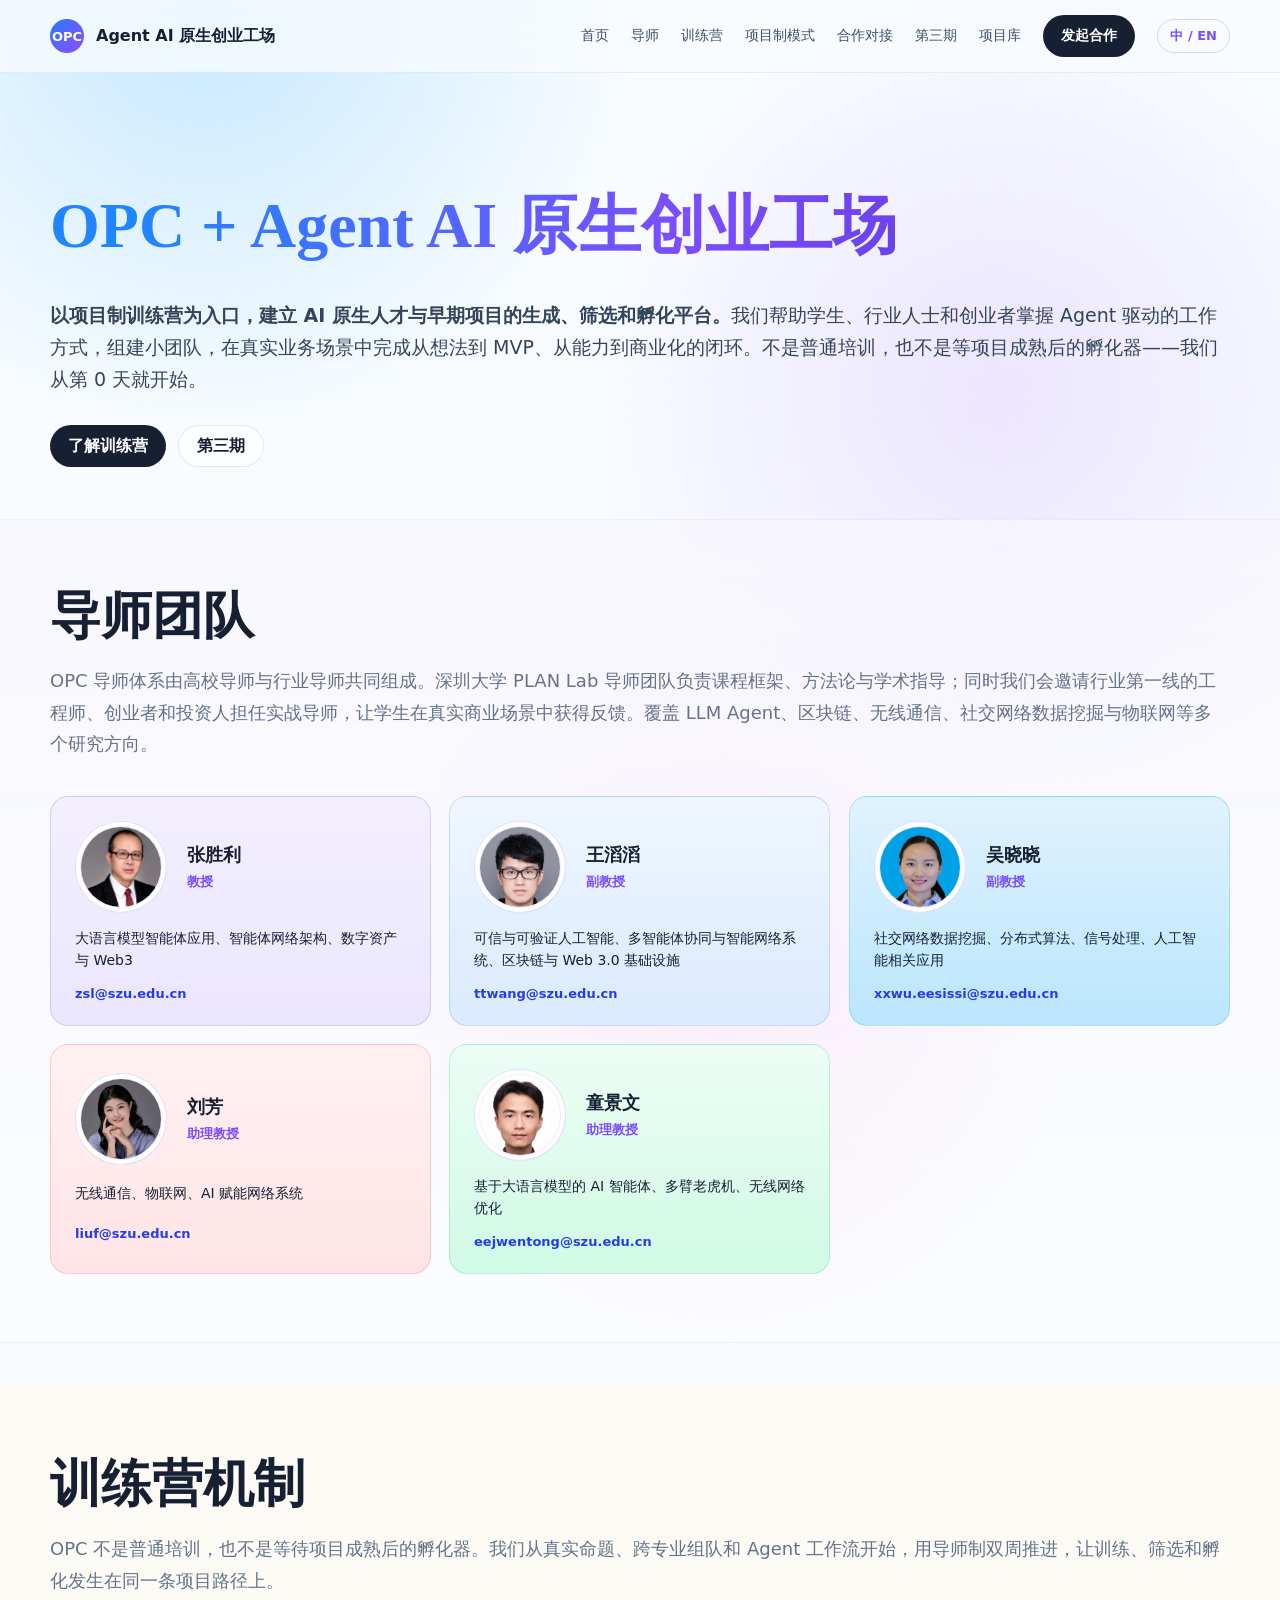
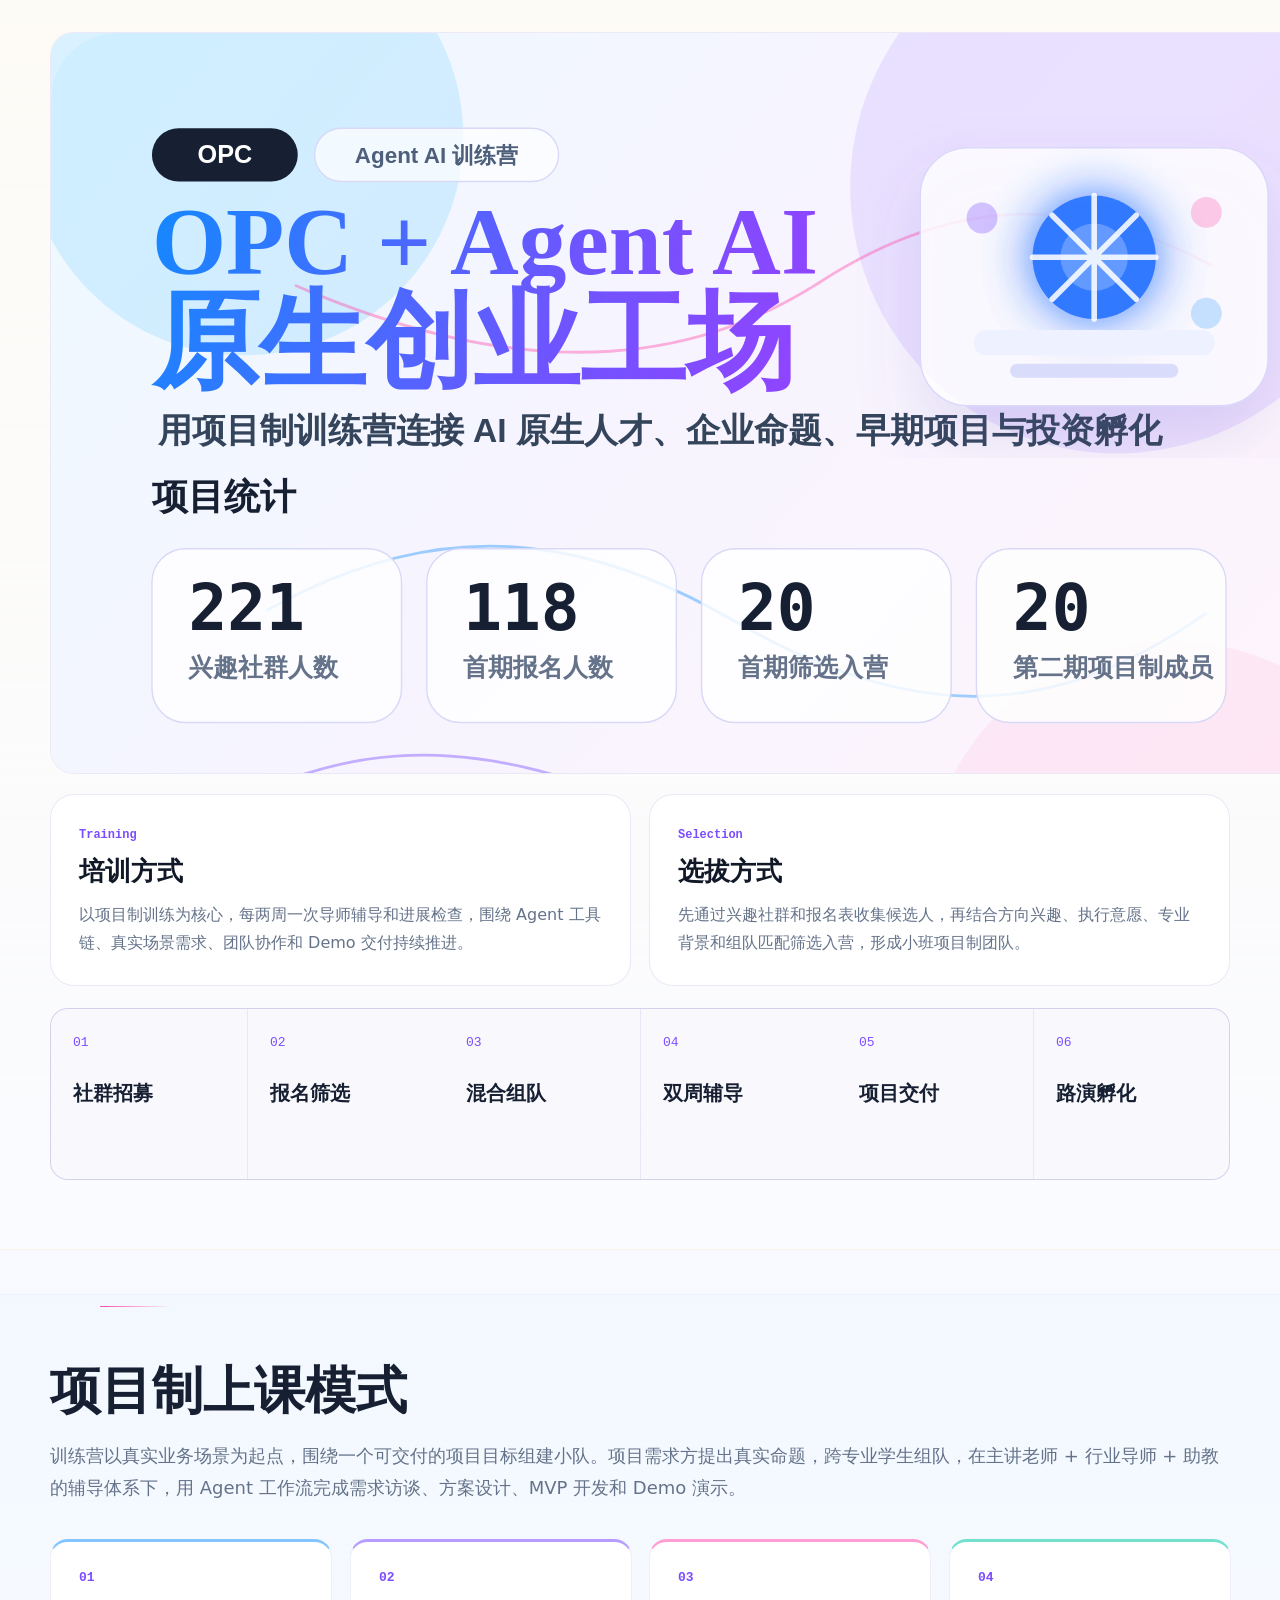
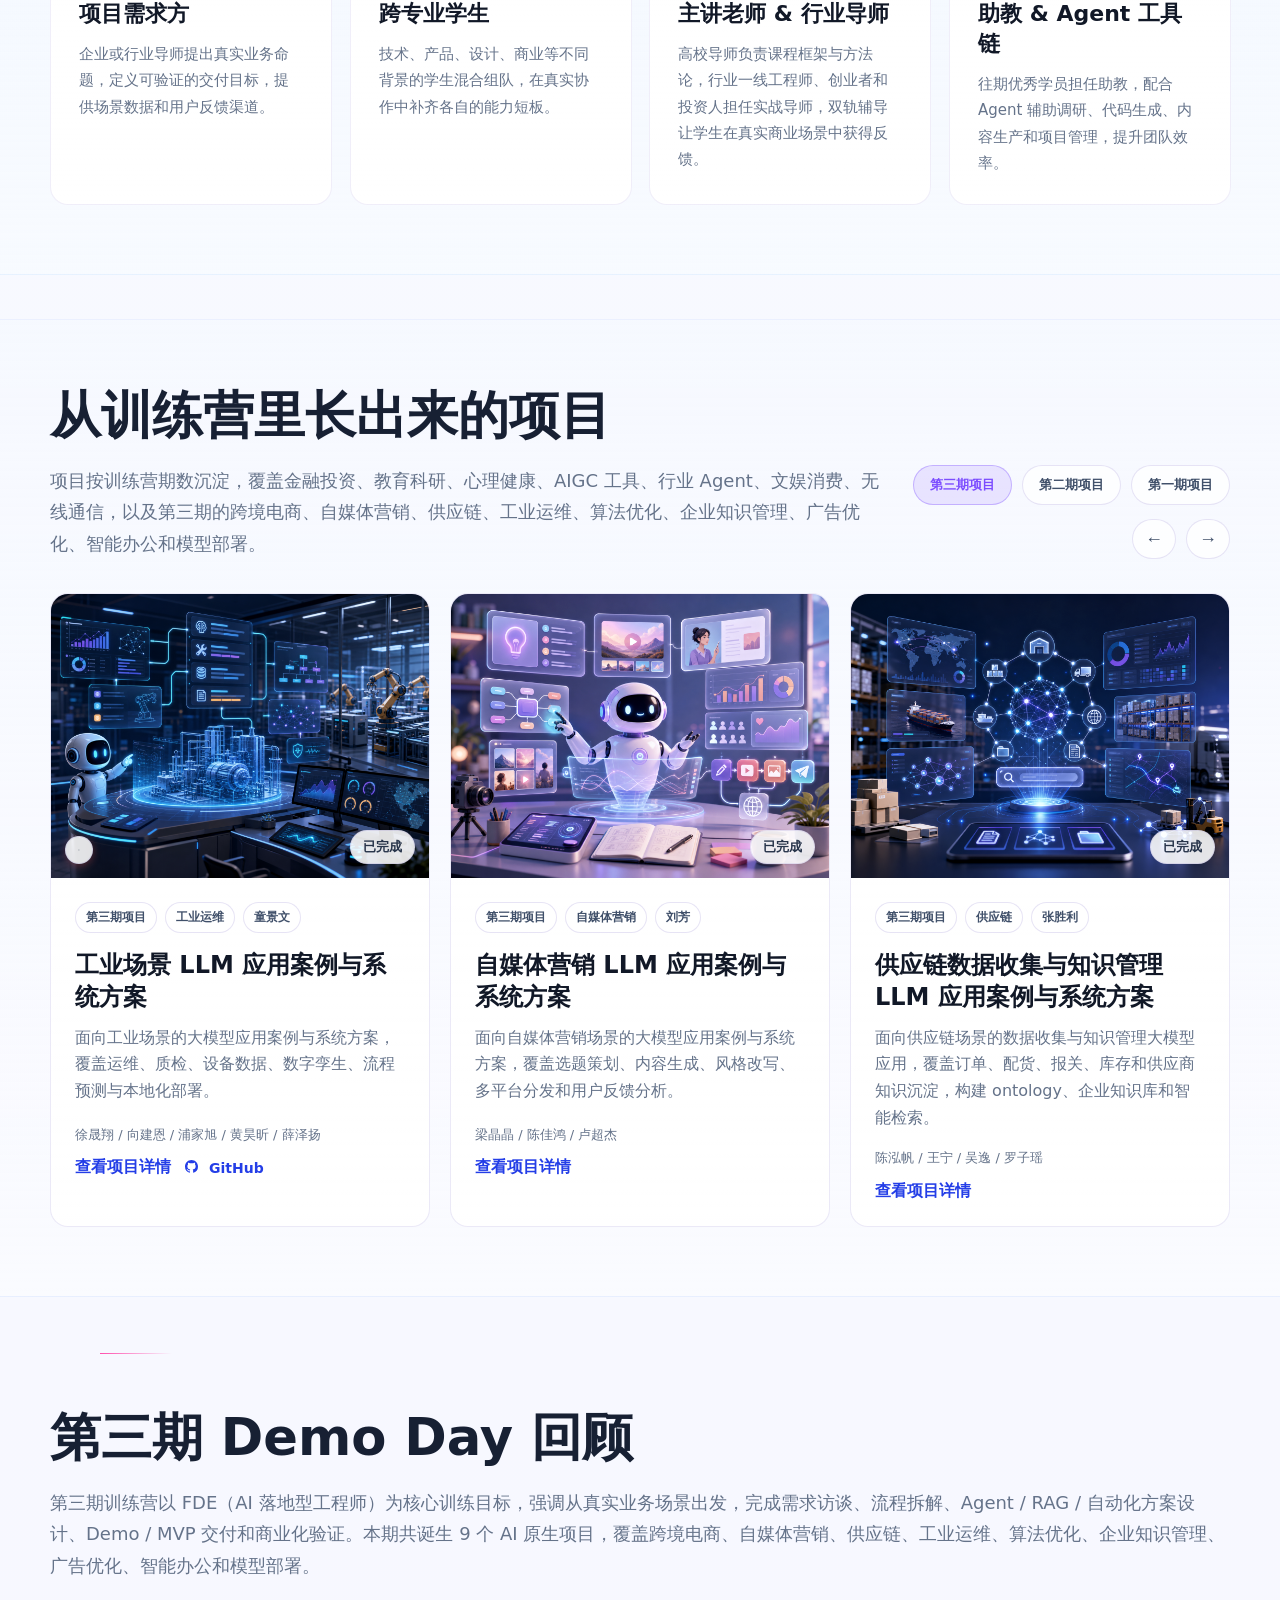
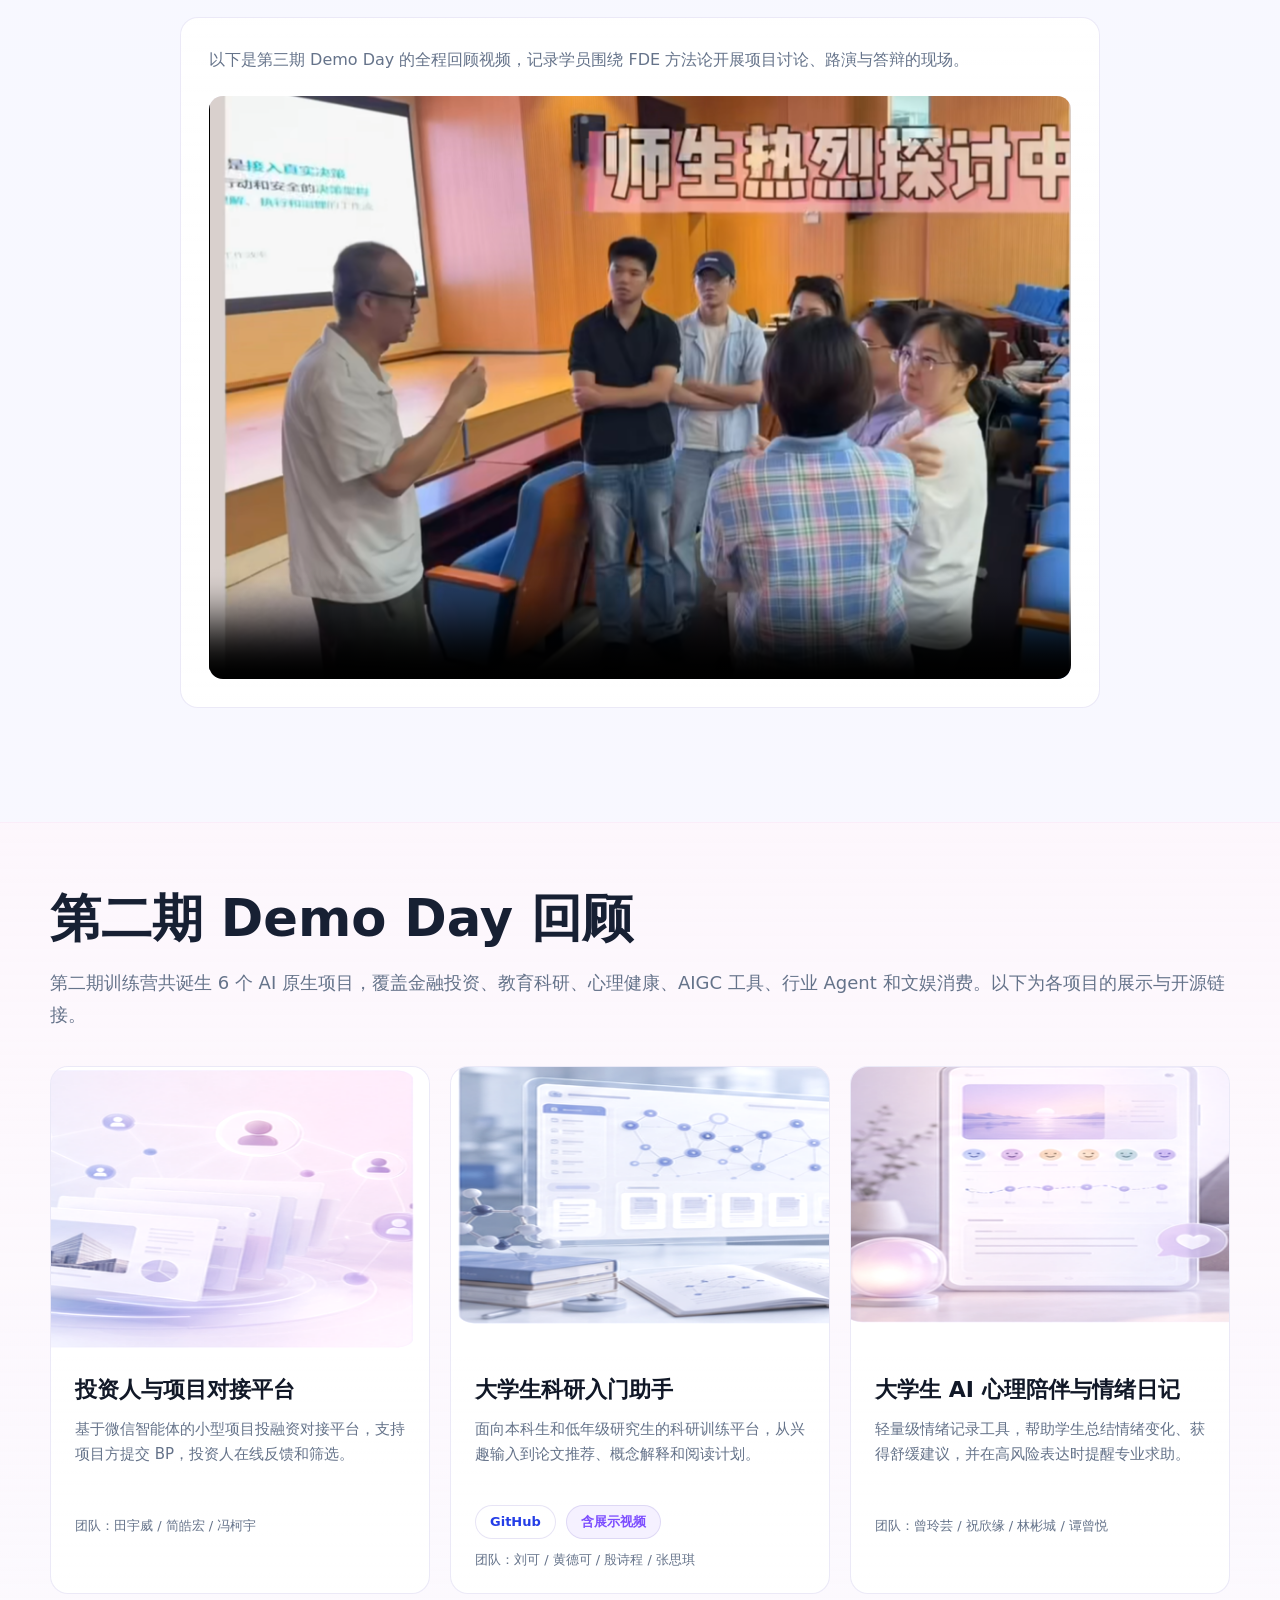
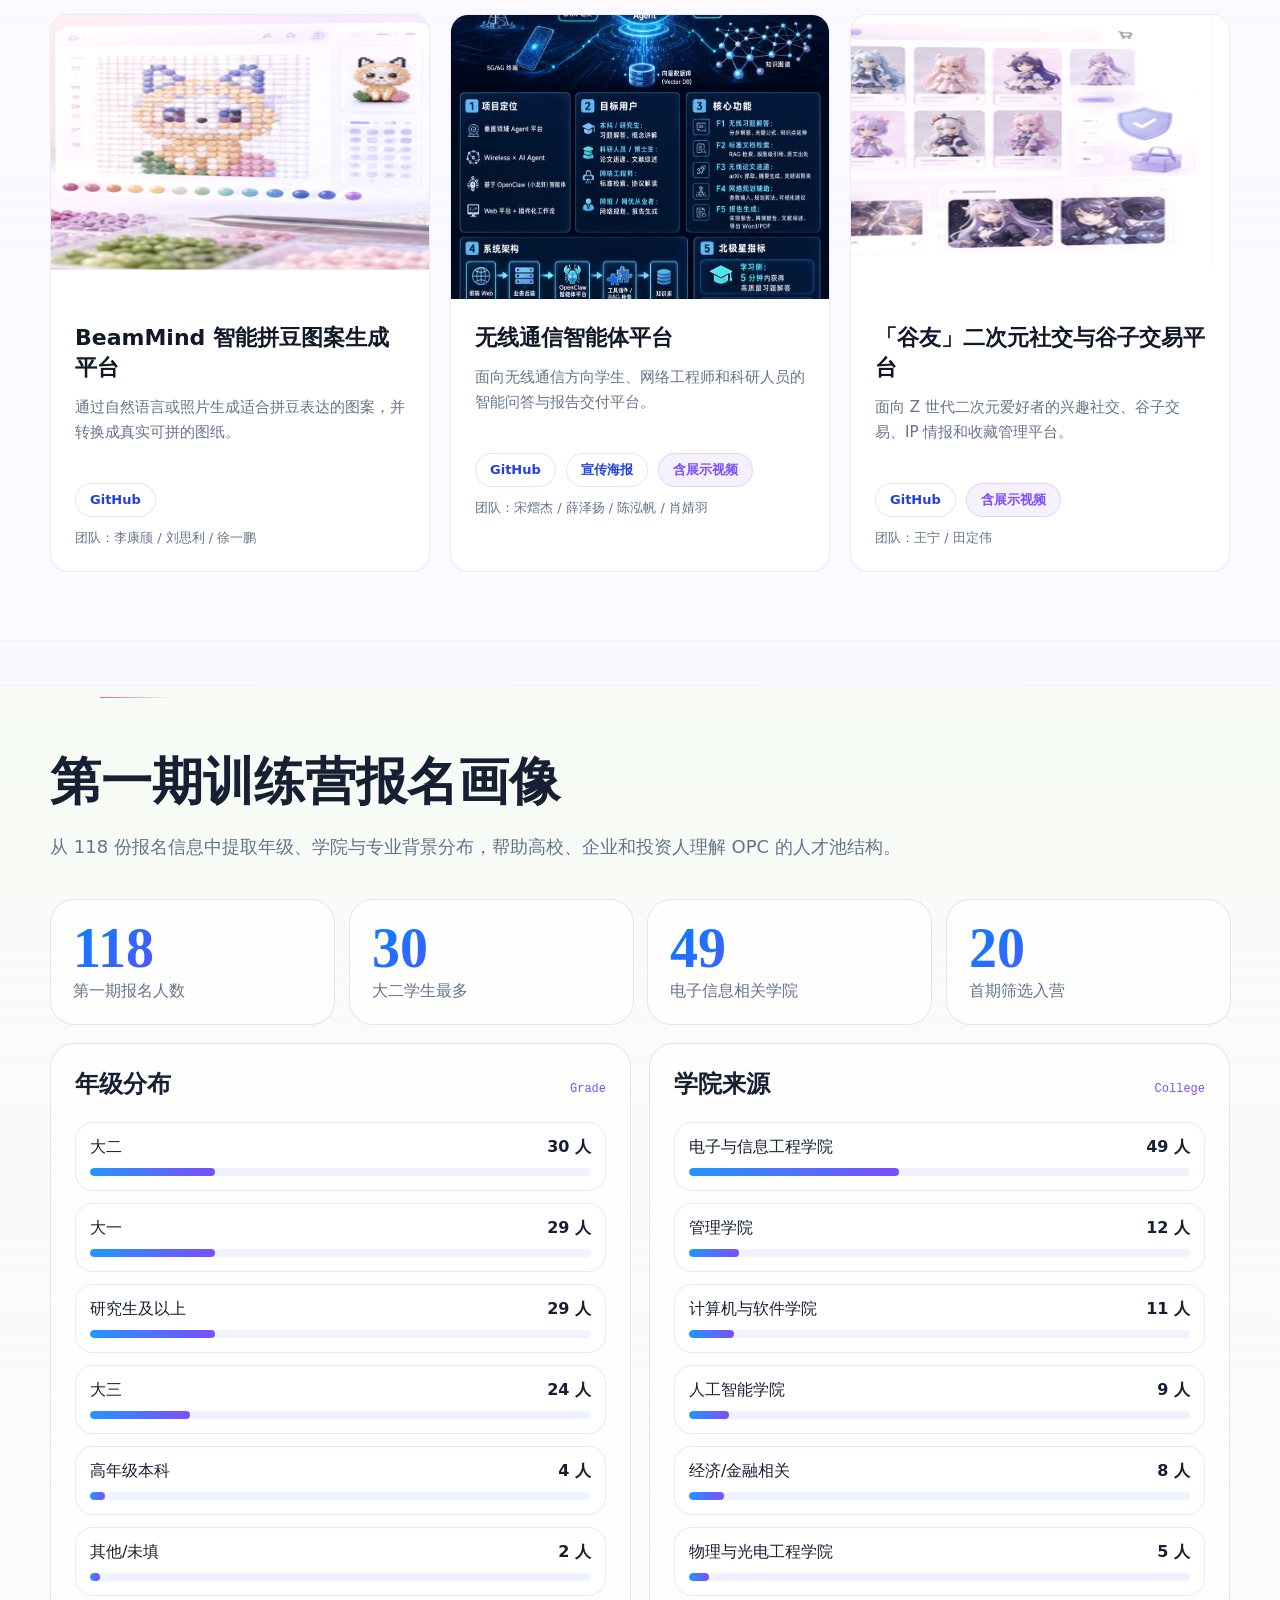
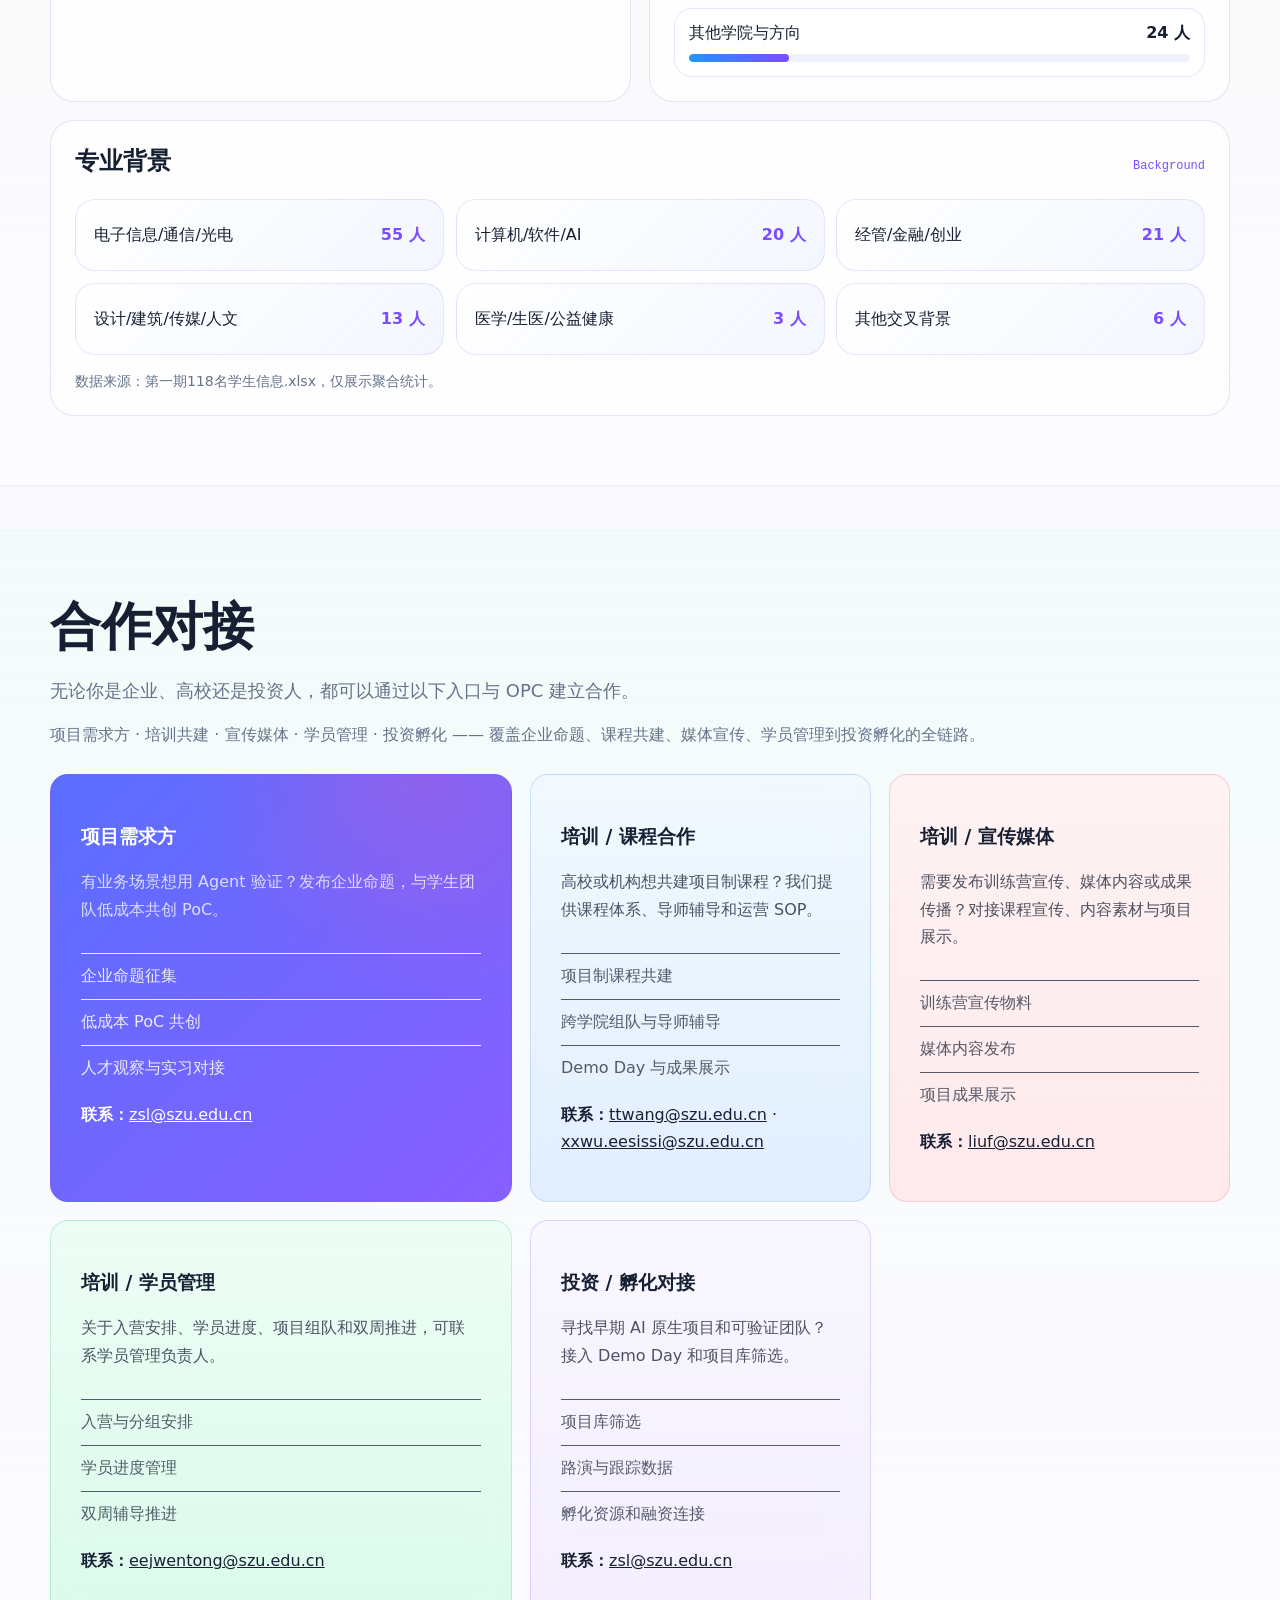
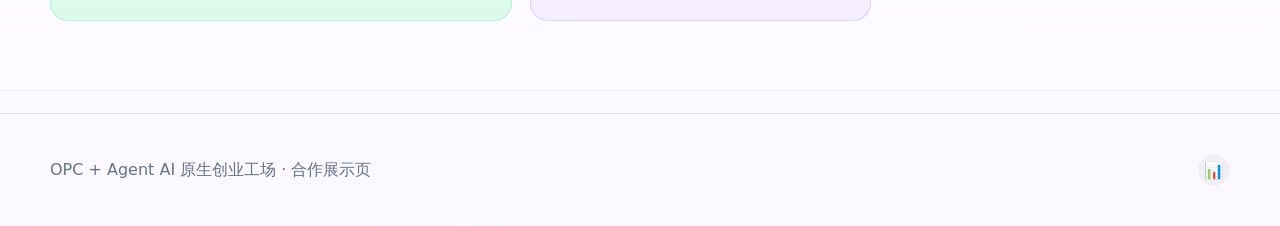
<file: index.html>
<!doctype html>
<html lang="zh-CN">
  <head>
    <meta charset="utf-8">
    <meta name="viewport" content="width=device-width, initial-scale=1">
    <title>OPC + Agent AI 原生创业工场</title>
    <meta name="description" content="OPC + Agent AI 原生创业工场，用项目制训练营连接 AI 原生人才、企业命题、早期项目与投资孵化。">
    <link rel="stylesheet" href="assets/styles.css?v=5">
  </head>
  <body>
    <div class="site-shell">
      <header class="topbar">
        <nav class="nav container" aria-label="主导航">
          <a class="brand" href="index.html"><span class="brand-mark">OPC</span><span>Agent AI 原生创业工场</span></a>
          <button class="nav-toggle" id="nav-toggle" type="button" aria-expanded="false" aria-controls="nav-links">菜单</button>
          <div class="nav-links" id="nav-links">
            <a href="index.html">首页</a>
            <a href="#mentors">导师</a>
            <a href="#model">训练营</a>
            <a href="#teaching">项目制模式</a>
            <a href="#contact">合作对接</a>
            <a href="fde.html">第三期</a>
            <a href="projects.html">项目库</a>
            <a class="nav-cta" href="#contact">发起合作</a>
            <a class="lang-switch" href="index-en.html" title="Switch to English">中 / EN</a>
          </div>
        </nav>
      </header>

      <main>
        <section class="home-hero container">
          <h1>OPC + Agent AI 原生创业工场</h1>
          <p><strong>以项目制训练营为入口，建立 AI 原生人才与早期项目的生成、筛选和孵化平台。</strong>我们帮助学生、行业人士和创业者掌握 Agent 驱动的工作方式，组建小团队，在真实业务场景中完成从想法到 MVP、从能力到商业化的闭环。不是普通培训，也不是等项目成熟后的孵化器——我们从第 0 天就开始。</p>
          <div class="hero-actions">
            <a class="button" href="#model">了解训练营</a>
            <a class="button secondary" href="fde.html">第三期</a>
          </div>
        </section>

        <section class="section container" id="mentors">
          <h2>导师团队</h2>
          <p class="section-lead">OPC 导师体系由高校导师与行业导师共同组成。深圳大学 PLAN Lab 导师团队负责课程框架、方法论与学术指导；同时我们会邀请行业第一线的工程师、创业者和投资人担任实战导师，让学生在真实商业场景中获得反馈。覆盖 LLM Agent、区块链、无线通信、社交网络数据挖掘与物联网等多个研究方向。</p>
          <div class="mentor-grid" id="mentor-grid"></div>
        </section>

        <section class="section container" id="model">
          <h2>训练营机制</h2>
          <p class="section-lead">OPC 不是普通培训，也不是等待项目成熟后的孵化器。我们从真实命题、跨专业组队和 Agent 工作流开始，用导师制双周推进，让训练、筛选和孵化发生在同一条项目路径上。</p>
          <div class="model-showcase model-showcase--single">
            <figure class="model-poster lift-on-hover">
              <img src="assets/media/generated/opc-camp-poster.svg" alt="OPC + Agent AI 双创营宣传海报">
            </figure>
            <div class="model-panel">
              <article class="model-method lift-on-hover">
                <span>Training</span>
                <h3>培训方式</h3>
                <p>以项目制训练为核心，每两周一次导师辅导和进展检查，围绕 Agent 工具链、真实场景需求、团队协作和 Demo 交付持续推进。</p>
              </article>
              <article class="model-method lift-on-hover">
                <span>Selection</span>
                <h3>选拔方式</h3>
                <p>先通过兴趣社群和报名表收集候选人，再结合方向兴趣、执行意愿、专业背景和组队匹配筛选入营，形成小班项目制团队。</p>
              </article>
            </div>
          </div>
          <div class="loop">
            <div class="loop-step lift-on-hover"><span>01</span><strong>社群招募</strong></div>
            <div class="loop-step lift-on-hover"><span>02</span><strong>报名筛选</strong></div>
            <div class="loop-step lift-on-hover"><span>03</span><strong>混合组队</strong></div>
            <div class="loop-step lift-on-hover"><span>04</span><strong>双周辅导</strong></div>
            <div class="loop-step lift-on-hover"><span>05</span><strong>项目交付</strong></div>
            <div class="loop-step lift-on-hover"><span>06</span><strong>路演孵化</strong></div>
          </div>

        </section>

        <section class="section container" id="teaching">
          <h2>项目制上课模式</h2>
          <p class="section-lead">训练营以真实业务场景为起点，围绕一个可交付的项目目标组建小队。项目需求方提出真实命题，跨专业学生组队，在主讲老师 + 行业导师 + 助教的辅导体系下，用 Agent 工作流完成需求访谈、方案设计、MVP 开发和 Demo 演示。</p>
          <div class="teaching-grid">
            <article class="teaching-card lift-on-hover">
              <span aria-hidden="true">01</span>
              <h3>项目需求方</h3>
              <p>企业或行业导师提出真实业务命题，定义可验证的交付目标，提供场景数据和用户反馈渠道。</p>
            </article>
            <article class="teaching-card lift-on-hover">
              <span aria-hidden="true">02</span>
              <h3>跨专业学生</h3>
              <p>技术、产品、设计、商业等不同背景的学生混合组队，在真实协作中补齐各自的能力短板。</p>
            </article>
            <article class="teaching-card lift-on-hover">
              <span aria-hidden="true">03</span>
              <h3>主讲老师 &amp; 行业导师</h3>
              <p>高校导师负责课程框架与方法论，行业一线工程师、创业者和投资人担任实战导师，双轨辅导让学生在真实商业场景中获得反馈。</p>
            </article>
            <article class="teaching-card lift-on-hover">
              <span aria-hidden="true">04</span>
              <h3>助教 &amp; Agent 工具链</h3>
              <p>往期优秀学员担任助教，配合 Agent 辅助调研、代码生成、内容生产和项目管理，提升团队效率。</p>
            </article>
          </div>
        </section>

        <section class="section container" id="projects">
          <div class="project-section-head">
            <div>
              <h2>从训练营里长出来的项目</h2>
              <p class="section-lead">项目按训练营期数沉淀，覆盖金融投资、教育科研、心理健康、AIGC 工具、行业 Agent、文娱消费、无线通信，以及第三期的跨境电商、自媒体营销、供应链、工业运维、算法优化、企业知识管理、广告优化、智能办公和模型部署。</p>
            </div>
            <div class="project-controls" aria-label="项目轮播控制">
              <div class="cohort-tabs" id="project-cohort-tabs"></div>
              <div class="carousel-arrows">
                <button class="arrow-button" type="button" data-project-nav="prev" aria-label="上一组项目">←</button>
                <button class="arrow-button" type="button" data-project-nav="next" aria-label="下一组项目">→</button>
              </div>
            </div>
          </div>
          <div class="featured-carousel" id="featured-projects" aria-live="polite"></div>
        </section>

        <section class="section container" id="demo-day-cohort3">
          <h2>第三期 Demo Day 回顾</h2>
          <p class="section-lead">第三期训练营以 FDE（AI 落地型工程师）为核心训练目标，强调从真实业务场景出发，完成需求访谈、流程拆解、Agent / RAG / 自动化方案设计、Demo / MVP 交付和商业化验证。本期共诞生 9 个 AI 原生项目，覆盖跨境电商、自媒体营销、供应链、工业运维、算法优化、企业知识管理、广告优化、智能办公和模型部署。</p>
          <div class="demo-day-recap">
            <p>以下是第三期 Demo Day 的全程回顾视频，记录学员围绕 FDE 方法论开展项目讨论、路演与答辩的现场。</p>
            <video controls preload="metadata" poster="assets/media/generated/cohort3-demo-day-discussion.png">
              <source src="assets/media/videos/cohort3-recap.mp4" type="video/mp4">
              当前浏览器不支持视频播放，请下载视频文件查看。
            </video>
          </div>
        </section>

        <section class="section container" id="demo-day">
          <h2>第二期 Demo Day 回顾</h2>
          <p class="section-lead">第二期训练营共诞生 6 个 AI 原生项目，覆盖金融投资、教育科研、心理健康、AIGC 工具、行业 Agent 和文娱消费。以下为各项目的展示与开源链接。</p>
          <div class="demo-day-grid" id="demo-day-grid"></div>
        </section>

        <section class="section container" id="camp-stats">
          <h2>第一期训练营报名画像</h2>
          <p class="section-lead">从 118 份报名信息中提取年级、学院与专业背景分布，帮助高校、企业和投资人理解 OPC 的人才池结构。</p>
          <div class="stats-overview" id="camp-stats-highlights"></div>
          <div class="stats-grid">
            <article class="stats-card">
              <div class="stats-card__head">
                <h3>年级分布</h3>
                <span>Grade</span>
              </div>
              <ul class="stat-bars" id="camp-stats-grade"></ul>
            </article>
            <article class="stats-card">
              <div class="stats-card__head">
                <h3>学院来源</h3>
                <span>College</span>
              </div>
              <ul class="stat-bars" id="camp-stats-college"></ul>
            </article>
            <article class="stats-card stats-card--wide">
              <div class="stats-card__head">
                <h3>专业背景</h3>
                <span>Background</span>
              </div>
              <ul class="background-cloud" id="camp-stats-background"></ul>
              <p class="stats-source" id="camp-stats-source"></p>
            </article>
          </div>
        </section>

        <section class="section container" id="contact">
          <h2>合作对接</h2>
          <p class="section-lead">无论你是企业、高校还是投资人，都可以通过以下入口与 OPC 建立合作。</p>
          <p style="margin: -18px 0 28px; color: var(--muted); font-size: 16px;">项目需求方 · 培训共建 · 宣传媒体 · 学员管理 · 投资孵化 —— 覆盖企业命题、课程共建、媒体宣传、学员管理到投资孵化的全链路。</p>
          <div class="partner-grid">
            <article class="partner-tile lift-on-hover partner-tile--zsl">
              <h3>项目需求方</h3>
              <p>有业务场景想用 Agent 验证？发布企业命题，与学生团队低成本共创 PoC。</p>
              <ul>
                <li>企业命题征集</li>
                <li>低成本 PoC 共创</li>
                <li>人才观察与实习对接</li>
              </ul>
              <p style="margin-top: 22px; opacity: 1;"><strong>联系：</strong><a href="mailto:zsl@szu.edu.cn" style="color: inherit; text-decoration: underline;">zsl@szu.edu.cn</a></p>
            </article>
            <article class="partner-tile lift-on-hover partner-tile--ttwang">
              <h3>培训 / 课程合作</h3>
              <p>高校或机构想共建项目制课程？我们提供课程体系、导师辅导和运营 SOP。</p>
              <ul>
                <li>项目制课程共建</li>
                <li>跨学院组队与导师辅导</li>
                <li>Demo Day 与成果展示</li>
              </ul>
              <p style="margin-top: 22px; opacity: 1;"><strong>联系：</strong><a href="mailto:ttwang@szu.edu.cn" style="color: inherit; text-decoration: underline;">ttwang@szu.edu.cn</a> · <a href="mailto:xxwu.eesissi@szu.edu.cn" style="color: inherit; text-decoration: underline;">xxwu.eesissi@szu.edu.cn</a></p>
            </article>
            <article class="partner-tile lift-on-hover partner-tile--liuf">
              <h3>培训 / 宣传媒体</h3>
              <p>需要发布训练营宣传、媒体内容或成果传播？对接课程宣传、内容素材与项目展示。</p>
              <ul>
                <li>训练营宣传物料</li>
                <li>媒体内容发布</li>
                <li>项目成果展示</li>
              </ul>
              <p style="margin-top: 22px; opacity: 1;"><strong>联系：</strong><a href="mailto:liuf@szu.edu.cn" style="color: inherit; text-decoration: underline;">liuf@szu.edu.cn</a></p>
            </article>
            <article class="partner-tile lift-on-hover partner-tile--tong">
              <h3>培训 / 学员管理</h3>
              <p>关于入营安排、学员进度、项目组队和双周推进，可联系学员管理负责人。</p>
              <ul>
                <li>入营与分组安排</li>
                <li>学员进度管理</li>
                <li>双周辅导推进</li>
              </ul>
              <p style="margin-top: 22px; opacity: 1;"><strong>联系：</strong><a href="mailto:eejwentong@szu.edu.cn" style="color: inherit; text-decoration: underline;">eejwentong@szu.edu.cn</a></p>
            </article>
            <article class="partner-tile lift-on-hover partner-tile--zsl-soft">
              <h3>投资 / 孵化对接</h3>
              <p>寻找早期 AI 原生项目和可验证团队？接入 Demo Day 和项目库筛选。</p>
              <ul>
                <li>项目库筛选</li>
                <li>路演与跟踪数据</li>
                <li>孵化资源和融资连接</li>
              </ul>
              <p style="margin-top: 22px; opacity: 1;"><strong>联系：</strong><a href="mailto:zsl@szu.edu.cn" style="color: inherit; text-decoration: underline;">zsl@szu.edu.cn</a></p>
            </article>
          </div>
        </section>
      </main>

      <footer class="site-footer">
        <div class="container footer-row">
          <span>OPC + Agent AI 原生创业工场 · 合作展示页</span>
          <a href="stats.html" class="stats-link" title="查看访问统计">📊</a>
        </div>
      </footer>
    </div>
    <script type="module" src="assets/main.js?v=5"></script>
    <script src="assets/tracker.js"></script>
  </body>
</html>
</file>
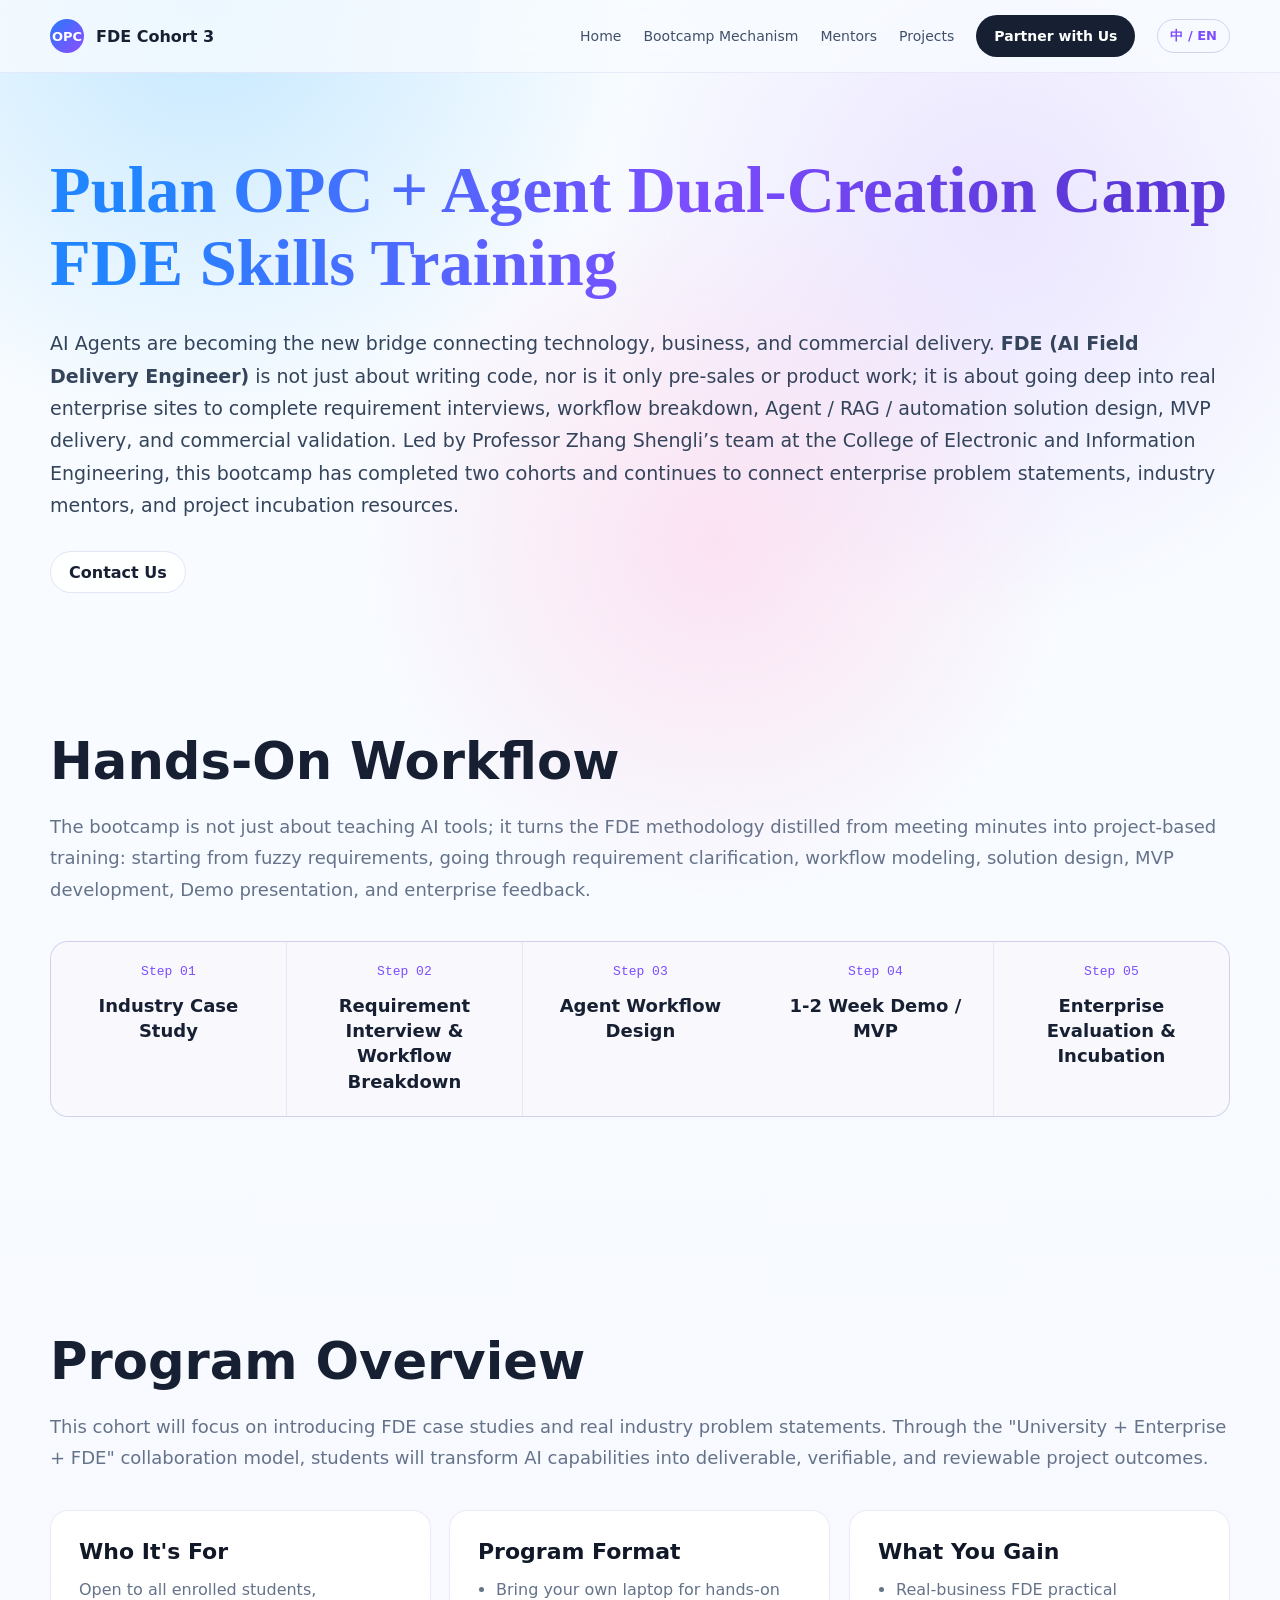
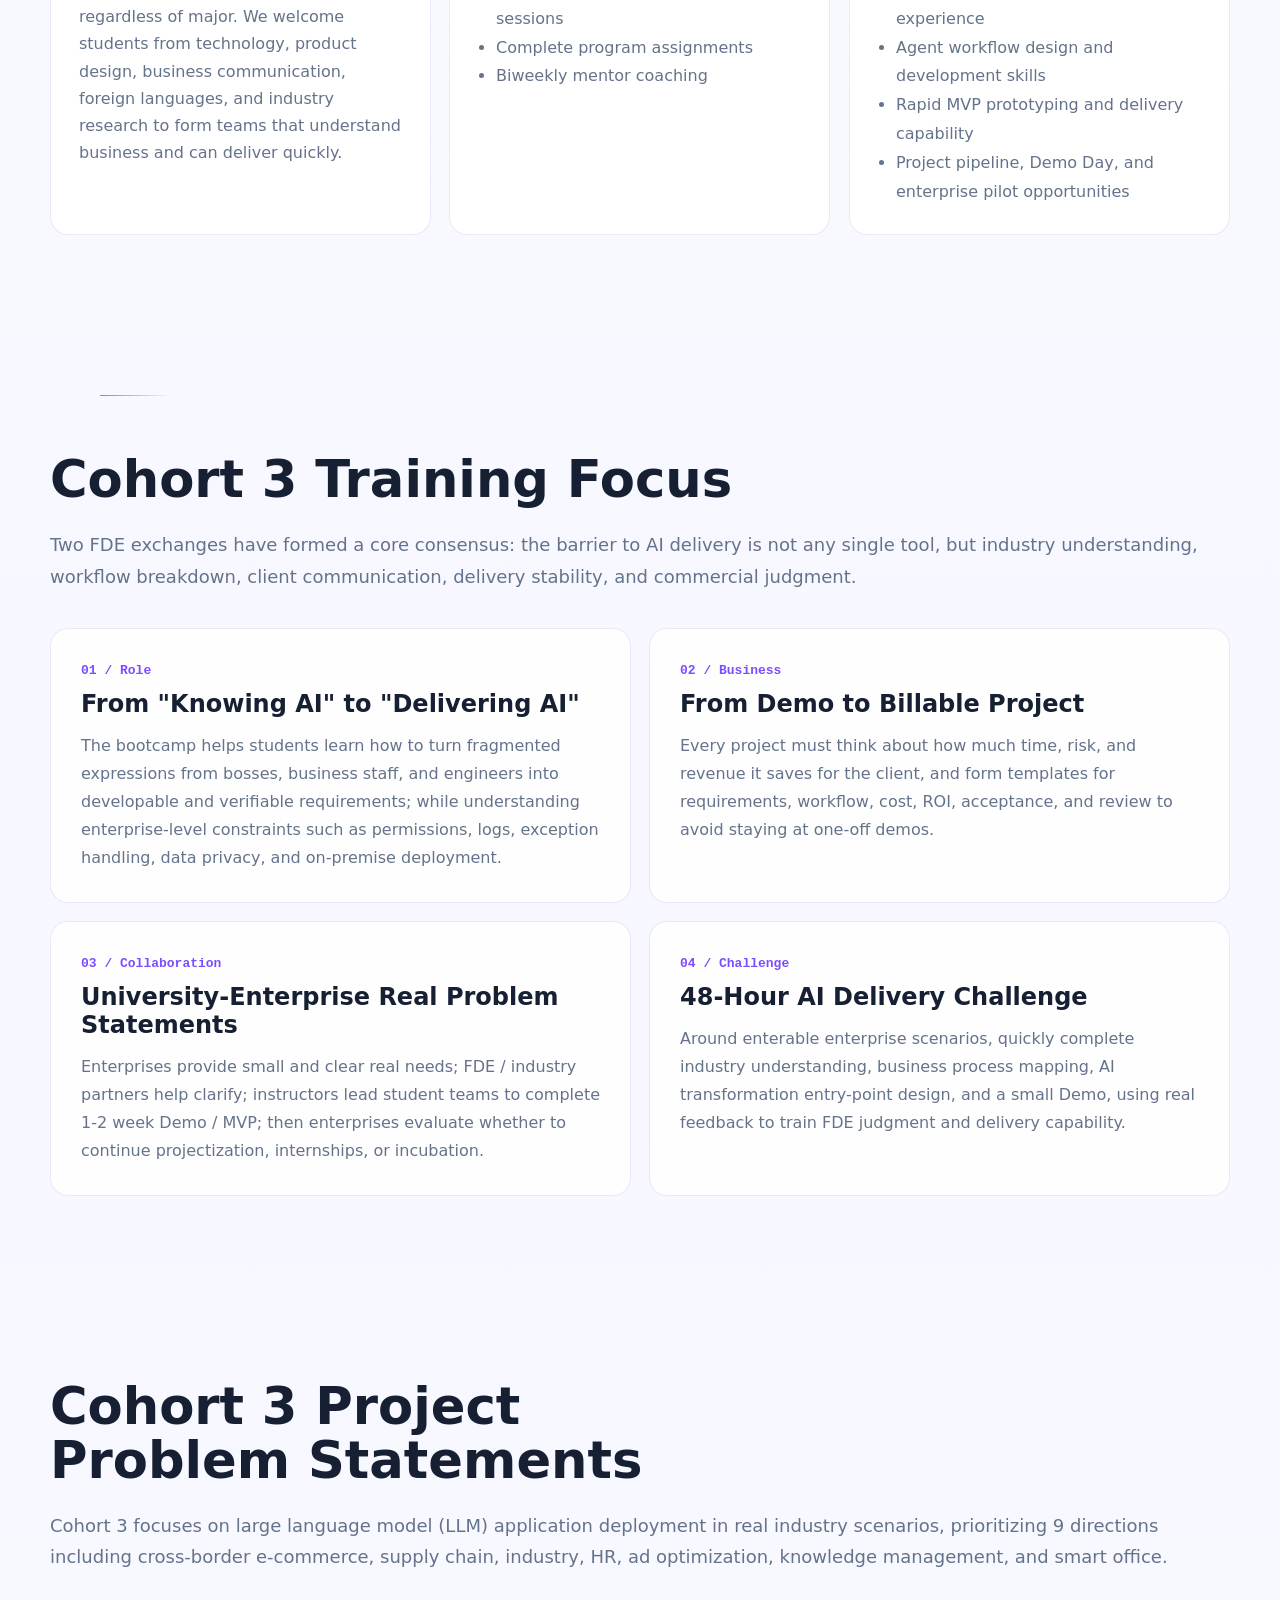
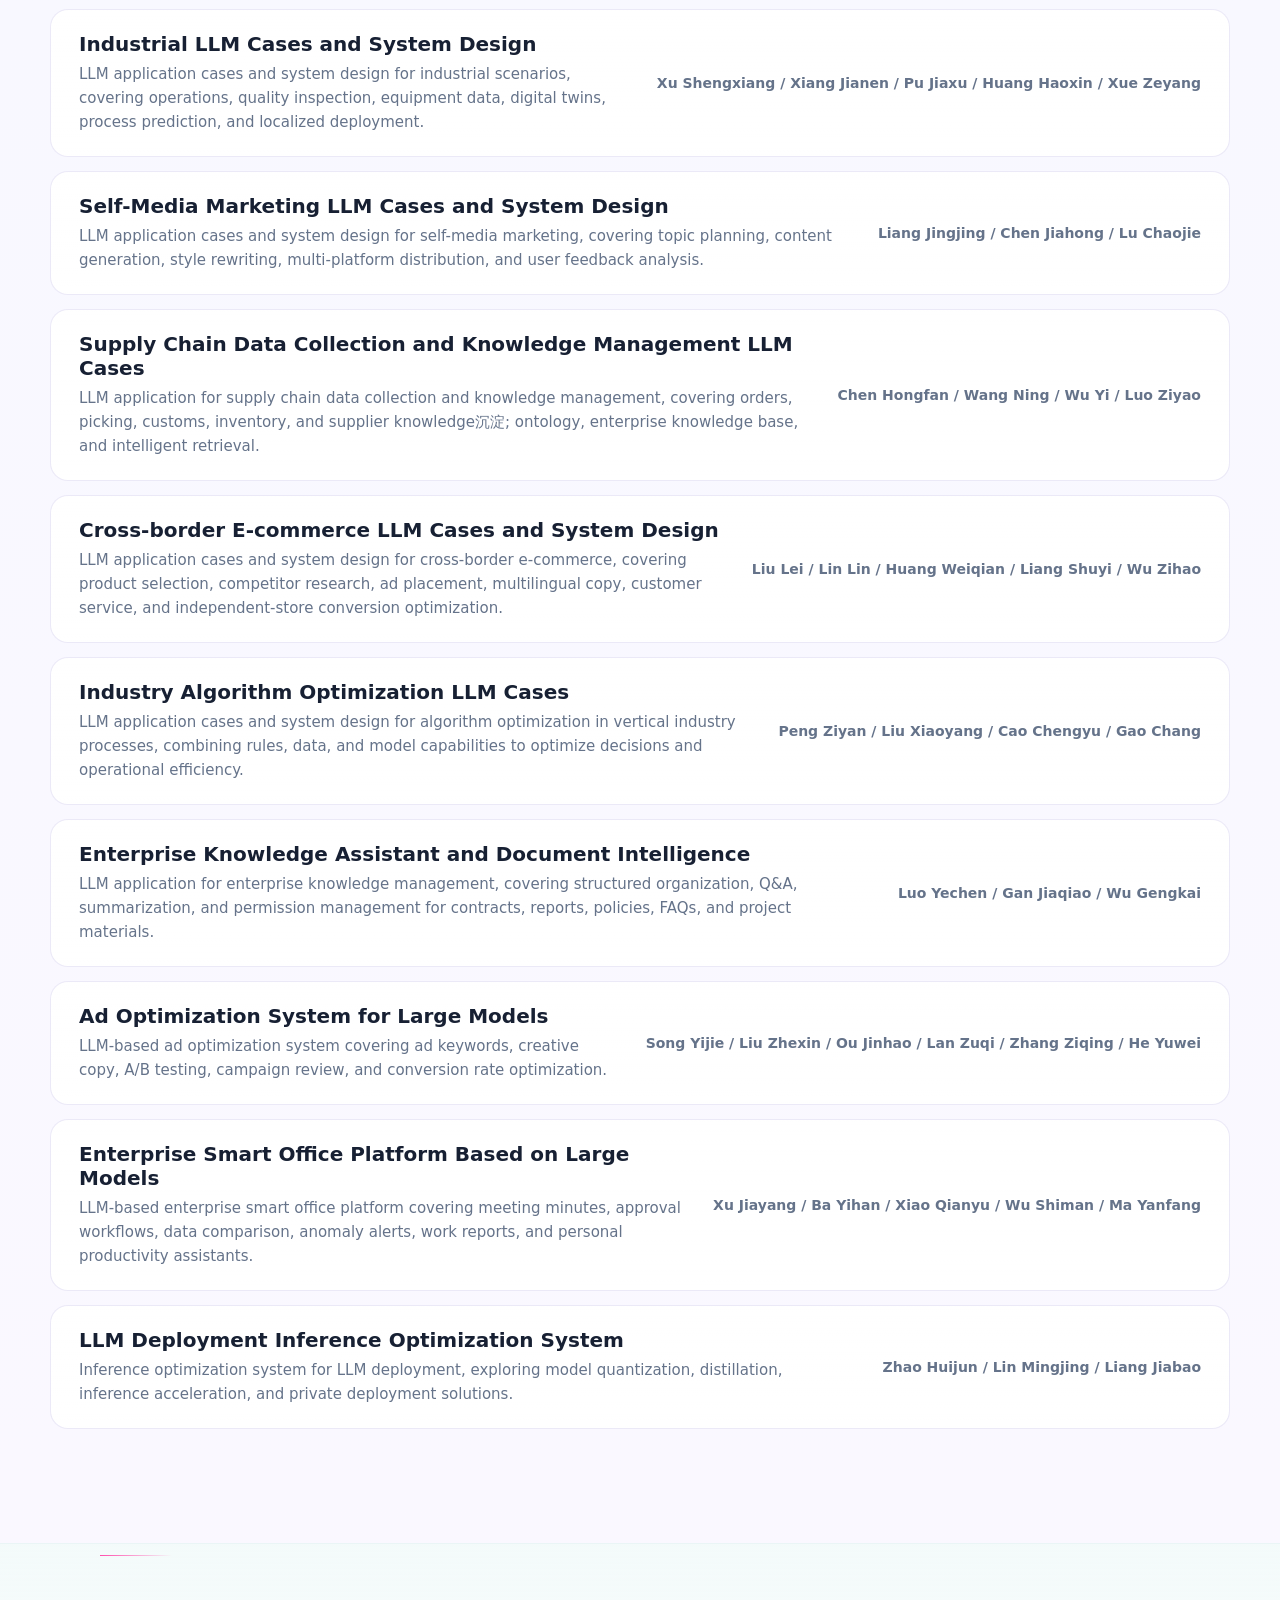
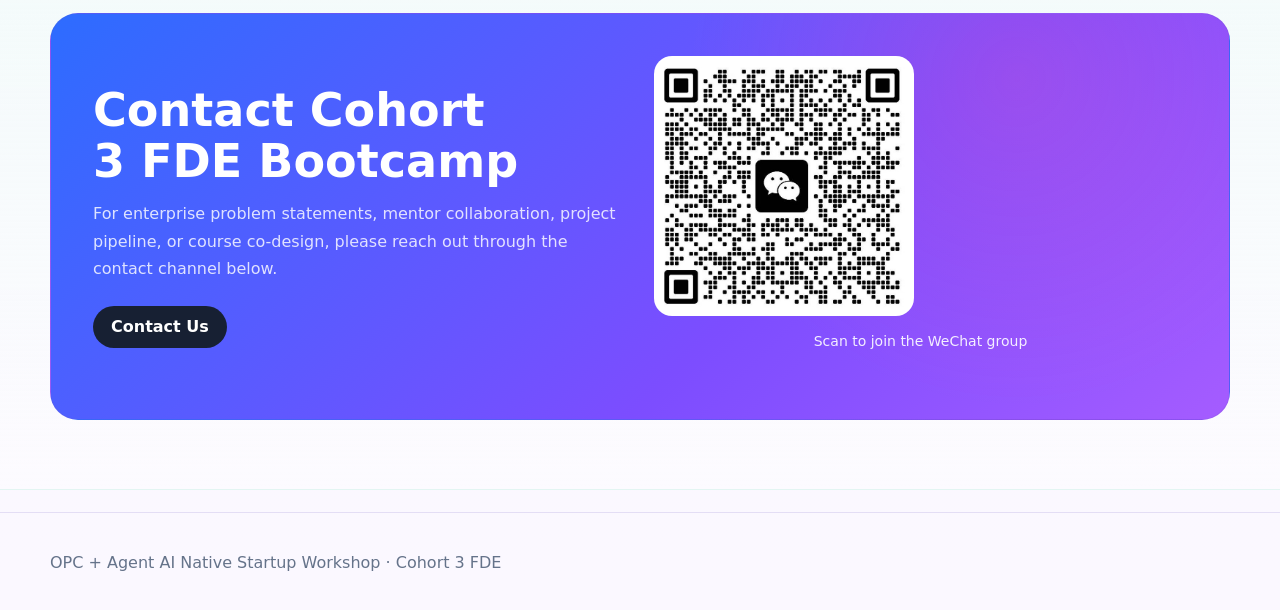
<file: fde-en.html>
<!doctype html>
<html lang="en">
  <head>
    <meta charset="utf-8">
    <meta name="viewport" content="width=device-width, initial-scale=1">
    <title>Cohort 3 FDE | OPC + Agent AI Native Startup Workshop</title>
    <meta name="description" content="Pulan OPC + Agent Dual-Creation Camp FDE skills training. Practice-oriented, open to all students.">
    <link rel="stylesheet" href="assets/styles.css">
    <style>
      .fde-hero {
        padding: 80px 0 50px;
      }
      .fde-hero h1 {
        max-width: none;
        margin: 0 0 28px;
        font-size: clamp(38px, 5.2vw, 68px);
        line-height: 1.1;
        font-weight: 780;
        text-wrap: balance;
        font-family: Georgia, "Times New Roman", "Microsoft YaHei", serif;
        background: linear-gradient(100deg, #2185ff 8%, #7c4dff 54%, #5b38d7 88%);
        -webkit-background-clip: text;
        background-clip: text;
        color: transparent;
      }
      .fde-hero p {
        max-width: none;
        margin: 0 0 28px;
        color: #34445b;
        font-size: 19px;
        line-height: 1.7;
      }
      .fde-badge {
        display: inline-flex;
        align-items: center;
        gap: 8px;
        padding: 8px 16px;
        border-radius: 999px;
        background: rgba(124, 77, 255, 0.1);
        color: var(--accent);
        font-size: 14px;
        font-weight: 700;
        margin-bottom: 20px;
      }
      .fde-flow {
        display: grid;
        grid-template-columns: repeat(5, 1fr);
        gap: 1px;
        overflow: hidden;
        border: 1px solid var(--line);
        border-radius: var(--radius);
        background: rgba(105, 89, 190, 0.12);
        margin: 34px 0;
      }
      .fde-flow-step {
        min-height: 140px;
        padding: 22px;
        background: rgba(255, 255, 255, 0.74);
        text-align: center;
      }
      .fde-flow-step:hover {
        background: #fff;
      }
      .fde-flow-step span {
        display: block;
        margin-bottom: 14px;
        color: var(--accent);
        font-family: "Cascadia Mono", Consolas, monospace;
        font-size: 13px;
      }
      .fde-flow-step strong {
        display: block;
        font-size: 18px;
        line-height: 1.4;
      }
      .fde-cta-band {
        display: grid;
        grid-template-columns: 1fr 1fr;
        gap: 28px;
        align-items: center;
        padding: 42px;
        border-radius: 28px;
        border: 1px solid rgba(105, 89, 190, 0.16);
        background:
          radial-gradient(circle at 82% 16%, rgba(255, 79, 173, 0.2), transparent 32%),
          linear-gradient(135deg, #2d6cff, #7c4dff 62%, #a55cff);
        color: #fff;
      }
      .fde-cta-band h2 {
        margin: 0 0 14px;
        font-size: clamp(28px, 3.6vw, 48px);
        line-height: 1.1;
      }
      .fde-cta-band p {
        max-width: 560px;
        margin: 0 0 24px;
        color: rgba(255, 255, 255, 0.82);
        line-height: 1.7;
      }
      .fde-qr {
        text-align: center;
      }
      .fde-qr img {
        width: 260px;
        height: 260px;
        border-radius: 18px;
        border: 4px solid rgba(255, 255, 255, 0.3);
        background: #fff;
        object-fit: contain;
      }
      .fde-qr p {
        margin-top: 14px;
        color: rgba(255, 255, 255, 0.9);
        font-size: 14px;
      }
      .fde-info-grid {
        display: grid;
        grid-template-columns: repeat(3, 1fr);
        gap: 18px;
        margin: 34px 0;
      }
      .fde-info-card {
        padding: 28px;
        border: 1px solid rgba(105, 89, 190, 0.13);
        border-radius: var(--radius);
        background:
          linear-gradient(180deg, rgba(255, 255, 255, 0.96), rgba(255, 255, 255, 0.76)),
          rgba(255, 255, 255, 0.8);
      }
      .fde-info-card h3 {
        margin: 0 0 12px;
        font-size: 22px;
        color: #111827;
      }
      .fde-info-card p {
        margin: 0;
        color: var(--muted);
        line-height: 1.7;
      }
      .fde-info-card ul {
        margin: 0;
        padding-left: 18px;
        color: var(--muted);
        line-height: 1.8;
      }
      .fde-method-grid {
        display: grid;
        grid-template-columns: minmax(0, 1fr) minmax(0, 1fr);
        gap: 18px;
        margin-top: 28px;
      }
      .fde-method-card {
        padding: 30px;
        border: 1px solid rgba(105, 89, 190, 0.13);
        border-radius: var(--radius);
        background: rgba(255, 255, 255, 0.82);
      }
      .fde-method-card span {
        display: inline-block;
        margin-bottom: 12px;
        color: var(--accent);
        font-family: "Cascadia Mono", Consolas, monospace;
        font-size: 13px;
        font-weight: 700;
      }
      .fde-method-card h3 {
        margin: 0 0 14px;
        font-size: 24px;
      }
      .fde-method-card p {
        margin: 0;
        color: var(--muted);
        line-height: 1.75;
      }
      @media (max-width: 980px) {
        .fde-flow {
          grid-template-columns: repeat(3, 1fr);
        }
        .fde-cta-band {
          grid-template-columns: 1fr;
        }
        .fde-info-grid,
        .fde-method-grid {
          grid-template-columns: 1fr;
        }
      }
      @media (max-width: 720px) {
        .fde-flow {
          grid-template-columns: 1fr;
        }
        .fde-cta-band {
          padding: 28px;
        }
      }
    </style>
  </head>
  <body>
    <div class="site-shell">
      <header class="topbar">
        <nav class="nav container" aria-label="Main navigation">
          <a class="brand" href="index-en.html"><span class="brand-mark">OPC</span><span>FDE Cohort 3</span></a>
          <button class="nav-toggle" id="nav-toggle" type="button" aria-expanded="false" aria-controls="nav-links">Menu</button>
          <div class="nav-links" id="nav-links">
            <a href="index-en.html">Home</a>
            <a href="index-en.html#model">Bootcamp Mechanism</a>
            <a href="index-en.html#mentors">Mentors</a>
            <a href="projects-en.html">Projects</a>
            <a class="nav-cta" href="index-en.html#contact">Partner with Us</a>
            <a class="lang-switch" href="fde.html" title="切换到中文">中 / EN</a>
          </div>
        </nav>
      </header>

      <main>
        <section class="fde-hero container">
          <h1>Pulan OPC + Agent Dual-Creation Camp<br>FDE Skills Training</h1>
          <p>AI Agents are becoming the new bridge connecting technology, business, and commercial delivery. <strong>FDE (AI Field Delivery Engineer)</strong> is not just about writing code, nor is it only pre-sales or product work; it is about going deep into real enterprise sites to complete requirement interviews, workflow breakdown, Agent / RAG / automation solution design, MVP delivery, and commercial validation. Led by Professor Zhang Shengli’s team at the College of Electronic and Information Engineering, this bootcamp has completed two cohorts and continues to connect enterprise problem statements, industry mentors, and project incubation resources.</p>
          <div class="hero-actions">
            <a class="button secondary" href="#contact">Contact Us</a>
          </div>
        </section>

        <section class="section container">
          <h2>Hands-On Workflow</h2>
          <p class="section-lead">The bootcamp is not just about teaching AI tools; it turns the FDE methodology distilled from meeting minutes into project-based training: starting from fuzzy requirements, going through requirement clarification, workflow modeling, solution design, MVP development, Demo presentation, and enterprise feedback.</p>
          <div class="fde-flow">
            <div class="fde-flow-step lift-on-hover"><span>Step 01</span><strong>Industry Case Study</strong></div>
            <div class="fde-flow-step lift-on-hover"><span>Step 02</span><strong>Requirement Interview &amp; Workflow Breakdown</strong></div>
            <div class="fde-flow-step lift-on-hover"><span>Step 03</span><strong>Agent Workflow Design</strong></div>
            <div class="fde-flow-step lift-on-hover"><span>Step 04</span><strong>1-2 Week Demo / MVP</strong></div>
            <div class="fde-flow-step lift-on-hover"><span>Step 05</span><strong>Enterprise Evaluation &amp; Incubation</strong></div>
          </div>
        </section>

        <section class="section container">
          <h2>Program Overview</h2>
          <p class="section-lead">This cohort will focus on introducing FDE case studies and real industry problem statements. Through the "University + Enterprise + FDE" collaboration model, students will transform AI capabilities into deliverable, verifiable, and reviewable project outcomes.</p>
          <div class="fde-info-grid">
            <article class="fde-info-card lift-on-hover">
              <h3>Who It's For</h3>
              <p>Open to all enrolled students, regardless of major. We welcome students from technology, product design, business communication, foreign languages, and industry research to form teams that understand business and can deliver quickly.</p>
            </article>
            <article class="fde-info-card lift-on-hover">
              <h3>Program Format</h3>
              <ul>
                <li>Bring your own laptop for hands-on sessions</li>
                <li>Complete program assignments</li>
                <li>Biweekly mentor coaching</li>
              </ul>
            </article>
            <article class="fde-info-card lift-on-hover">
              <h3>What You Gain</h3>
              <ul>
                <li>Real-business FDE practical experience</li>
                <li>Agent workflow design and development skills</li>
                <li>Rapid MVP prototyping and delivery capability</li>
                <li>Project pipeline, Demo Day, and enterprise pilot opportunities</li>
              </ul>
            </article>
          </div>
        </section>

        <section class="section container">
          <h2>Cohort 3 Training Focus</h2>
          <p class="section-lead">Two FDE exchanges have formed a core consensus: the barrier to AI delivery is not any single tool, but industry understanding, workflow breakdown, client communication, delivery stability, and commercial judgment.</p>
          <div class="fde-method-grid">
            <article class="fde-method-card lift-on-hover">
              <span>01 / Role</span>
              <h3>From "Knowing AI" to "Delivering AI"</h3>
              <p>The bootcamp helps students learn how to turn fragmented expressions from bosses, business staff, and engineers into developable and verifiable requirements; while understanding enterprise-level constraints such as permissions, logs, exception handling, data privacy, and on-premise deployment.</p>
            </article>
            <article class="fde-method-card lift-on-hover">
              <span>02 / Business</span>
              <h3>From Demo to Billable Project</h3>
              <p>Every project must think about how much time, risk, and revenue it saves for the client, and form templates for requirements, workflow, cost, ROI, acceptance, and review to avoid staying at one-off demos.</p>
            </article>
            <article class="fde-method-card lift-on-hover">
              <span>03 / Collaboration</span>
              <h3>University-Enterprise Real Problem Statements</h3>
              <p>Enterprises provide small and clear real needs; FDE / industry partners help clarify; instructors lead student teams to complete 1-2 week Demo / MVP; then enterprises evaluate whether to continue projectization, internships, or incubation.</p>
            </article>
            <article class="fde-method-card lift-on-hover">
              <span>04 / Challenge</span>
              <h3>48-Hour AI Delivery Challenge</h3>
              <p>Around enterable enterprise scenarios, quickly complete industry understanding, business process mapping, AI transformation entry-point design, and a small Demo, using real feedback to train FDE judgment and delivery capability.</p>
            </article>
          </div>
        </section>

        <section class="section container" id="cohort3">
          <h2>Cohort 3 Project Problem Statements</h2>
          <p class="section-lead">Cohort 3 focuses on large language model (LLM) application deployment in real industry scenarios, prioritizing 9 directions including cross-border e-commerce, supply chain, industry, HR, ad optimization, knowledge management, and smart office.</p>
          <div class="cohort3-list" id="cohort3-list"></div>
        </section>

        <section class="section container" id="contact">
          <div class="fde-cta-band">
            <div>
              <h2>Contact Cohort 3 FDE Bootcamp</h2>
              <p>For enterprise problem statements, mentor collaboration, project pipeline, or course co-design, please reach out through the contact channel below.</p>
              <a class="button" href="index-en.html#contact">Contact Us</a>
            </div>
            <div class="fde-qr">
              <img src="assets/media/generated/fde-wechat-qr.jpg" alt="Pulan Dual-Creation Camp Cohort 3 WeChat Group QR Code">
              <p>Scan to join the WeChat group</p>
            </div>
          </div>
        </section>
      </main>

      <footer class="site-footer">
        <div class="container">OPC + Agent AI Native Startup Workshop · Cohort 3 FDE</div>
      </footer>
    </div>
    <script type="module">
      import { cohort3Projects } from "./assets/data-en.js?v=4";

      const cohort3List = document.getElementById("cohort3-list");
      if (cohort3List) {
        cohort3List.innerHTML = `
          <ul class="cohort3-ul">
            ${cohort3Projects.map((project) => {
              const team = project.team.length > 0 ? project.team.join(" / ") : "TBD";
              return `
                <li>
                  <div class="cohort3-item lift-on-hover">
                  <div class="cohort3-item__main">
                    <h3>${project.title}</h3>
                    ${project.summary ? `<p>${project.summary}</p>` : ""}
                  </div>
                  <div class="cohort3-item__team">${team}</div>
                  </div>
                </li>
              `;
            }).join("")}
          </ul>
        `;
      }

      const toggle = document.getElementById('nav-toggle');
      const links = document.getElementById('nav-links');
      if (toggle && links) {
        toggle.addEventListener('click', () => {
          const open = links.classList.toggle('is-open');
          toggle.setAttribute('aria-expanded', String(open));
        });
      }
    </script>
    <script src="assets/tracker.js"></script>
  </body>
</html>
</file>
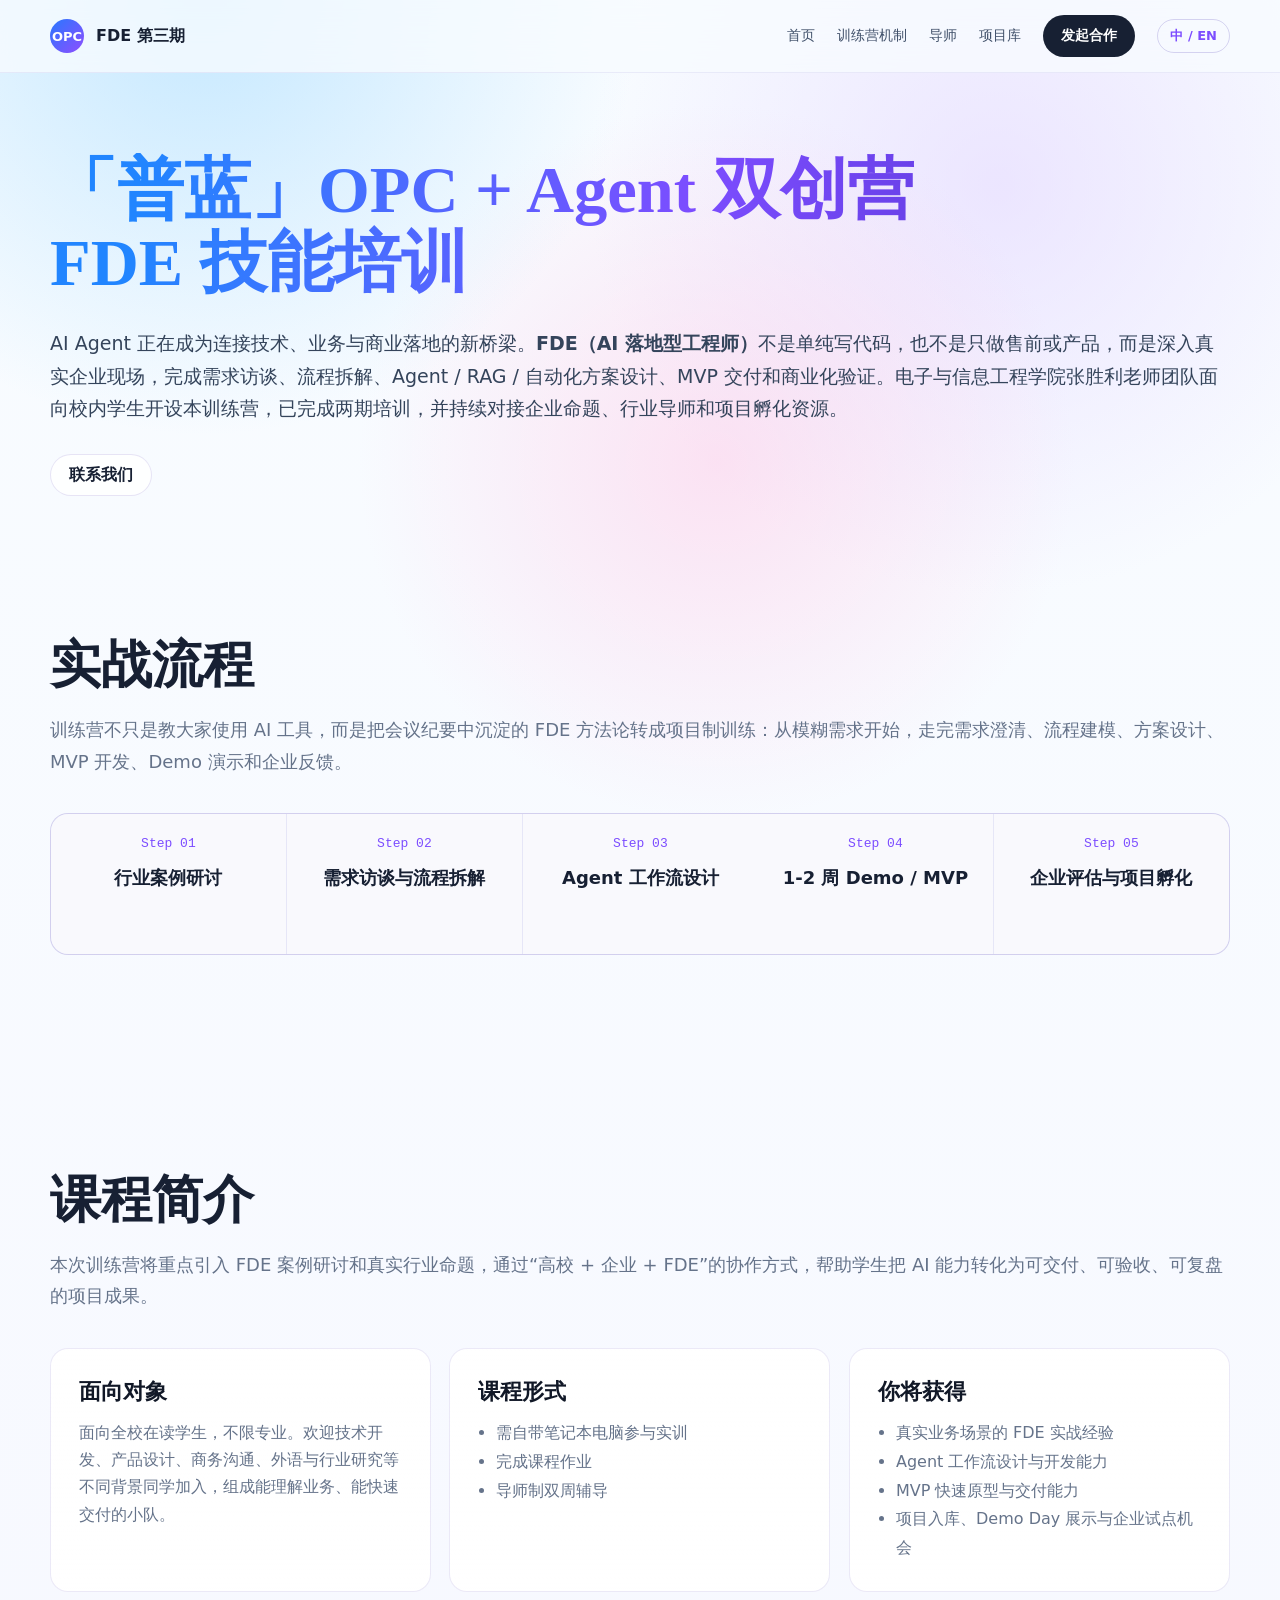
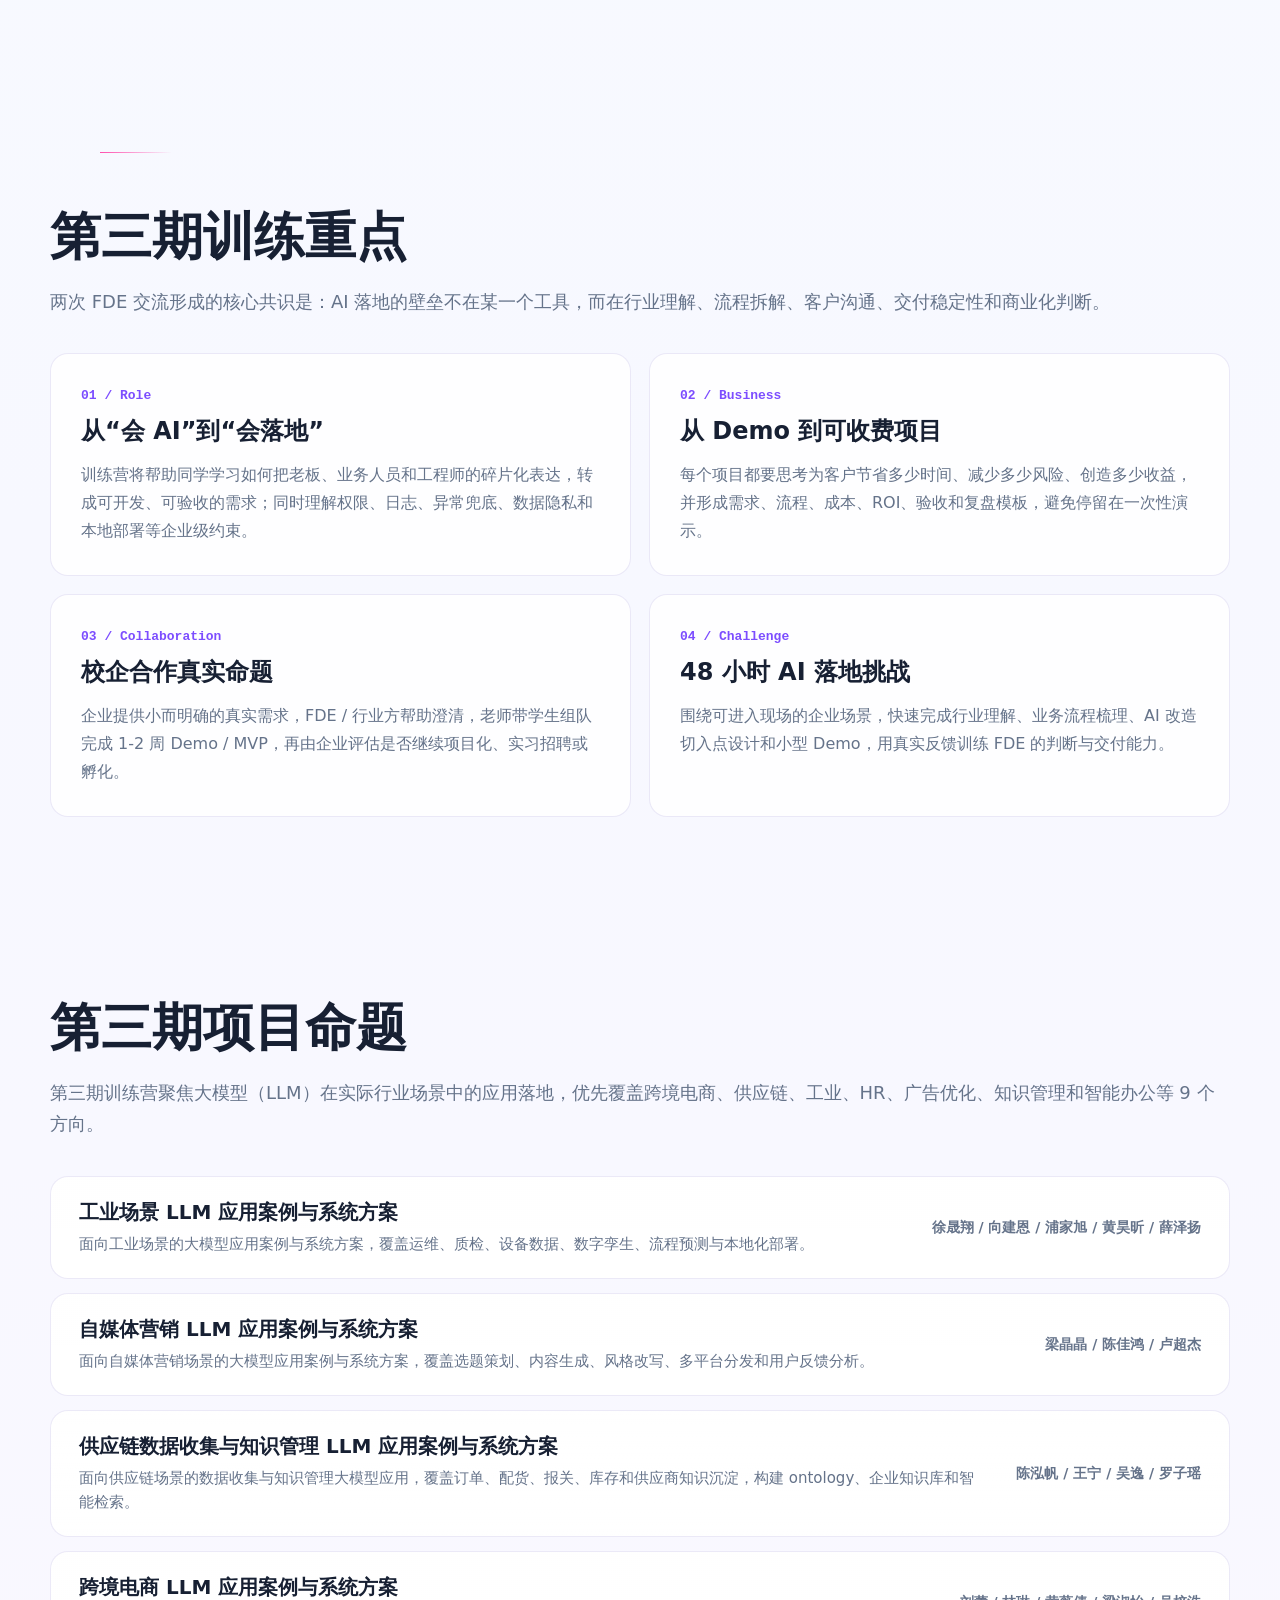
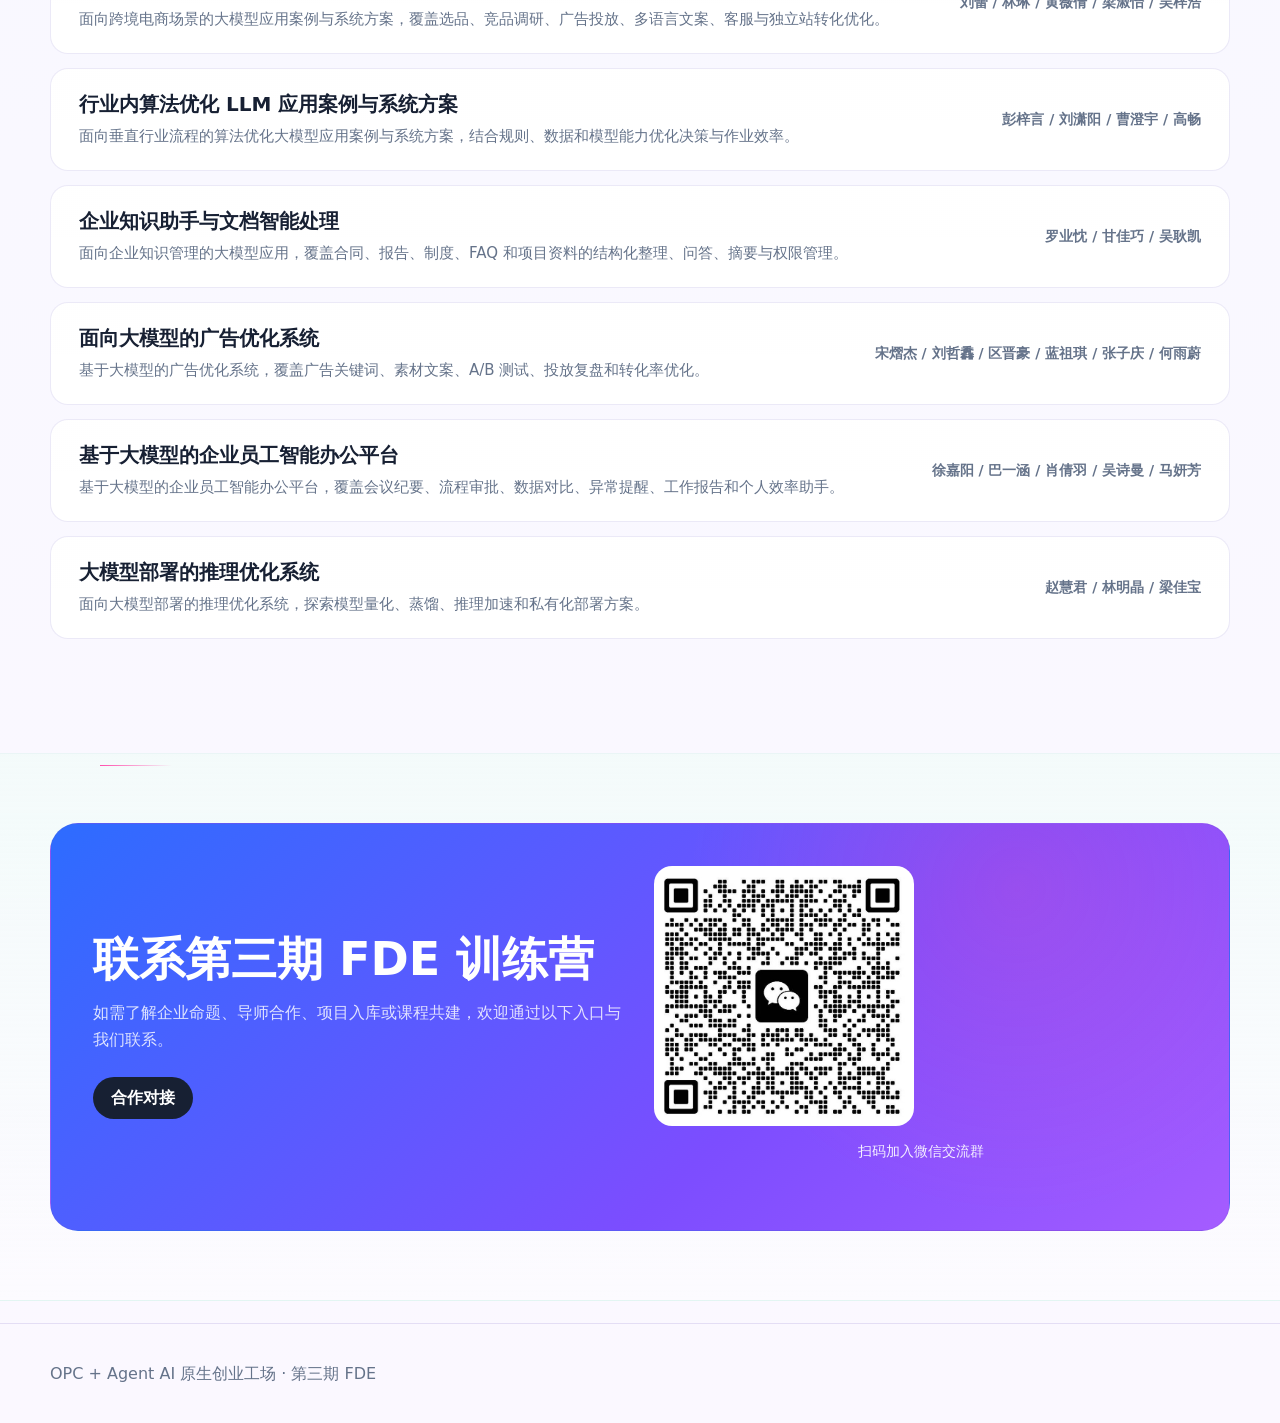
<file: fde.html>
<!doctype html>
<html lang="zh-CN">
  <head>
    <meta charset="utf-8">
    <meta name="viewport" content="width=device-width, initial-scale=1">
    <title>第三期 FDE | OPC + Agent AI 原生创业工场</title>
    <meta name="description" content="「普蓝」OPC + Agent 双创营 FDE 技能培训，面向全校学生，实战导向。">
    <link rel="stylesheet" href="assets/styles.css">
    <style>
      .fde-hero {
        padding: 80px 0 50px;
      }
      .fde-hero h1 {
        max-width: none;
        margin: 0 0 28px;
        font-size: clamp(38px, 5.2vw, 68px);
        line-height: 1.1;
        font-weight: 780;
        text-wrap: balance;
        font-family: Georgia, "Times New Roman", "Microsoft YaHei", serif;
        background: linear-gradient(100deg, #2185ff 8%, #7c4dff 54%, #5b38d7 88%);
        -webkit-background-clip: text;
        background-clip: text;
        color: transparent;
      }
      .fde-hero p {
        max-width: none;
        margin: 0 0 28px;
        color: #34445b;
        font-size: 19px;
        line-height: 1.7;
      }
      .fde-badge {
        display: inline-flex;
        align-items: center;
        gap: 8px;
        padding: 8px 16px;
        border-radius: 999px;
        background: rgba(124, 77, 255, 0.1);
        color: var(--accent);
        font-size: 14px;
        font-weight: 700;
        margin-bottom: 20px;
      }
      .fde-flow {
        display: grid;
        grid-template-columns: repeat(5, 1fr);
        gap: 1px;
        overflow: hidden;
        border: 1px solid var(--line);
        border-radius: var(--radius);
        background: rgba(105, 89, 190, 0.12);
        margin: 34px 0;
      }
      .fde-flow-step {
        min-height: 140px;
        padding: 22px;
        background: rgba(255, 255, 255, 0.74);
        text-align: center;
      }
      .fde-flow-step:hover {
        background: #fff;
      }
      .fde-flow-step span {
        display: block;
        margin-bottom: 14px;
        color: var(--accent);
        font-family: "Cascadia Mono", Consolas, monospace;
        font-size: 13px;
      }
      .fde-flow-step strong {
        display: block;
        font-size: 18px;
        line-height: 1.4;
      }
      .fde-cta-band {
        display: grid;
        grid-template-columns: 1fr 1fr;
        gap: 28px;
        align-items: center;
        padding: 42px;
        border-radius: 28px;
        border: 1px solid rgba(105, 89, 190, 0.16);
        background:
          radial-gradient(circle at 82% 16%, rgba(255, 79, 173, 0.2), transparent 32%),
          linear-gradient(135deg, #2d6cff, #7c4dff 62%, #a55cff);
        color: #fff;
      }
      .fde-cta-band h2 {
        margin: 0 0 14px;
        font-size: clamp(28px, 3.6vw, 48px);
        line-height: 1.1;
      }
      .fde-cta-band p {
        max-width: 560px;
        margin: 0 0 24px;
        color: rgba(255, 255, 255, 0.82);
        line-height: 1.7;
      }
      .fde-qr {
        text-align: center;
      }
      .fde-qr img {
        width: 260px;
        height: 260px;
        border-radius: 18px;
        border: 4px solid rgba(255, 255, 255, 0.3);
        background: #fff;
        object-fit: contain;
      }
      .fde-qr p {
        margin-top: 14px;
        color: rgba(255, 255, 255, 0.9);
        font-size: 14px;
      }
      .fde-info-grid {
        display: grid;
        grid-template-columns: repeat(3, 1fr);
        gap: 18px;
        margin: 34px 0;
      }
      .fde-info-card {
        padding: 28px;
        border: 1px solid rgba(105, 89, 190, 0.13);
        border-radius: var(--radius);
        background:
          linear-gradient(180deg, rgba(255, 255, 255, 0.96), rgba(255, 255, 255, 0.76)),
          rgba(255, 255, 255, 0.8);
      }
      .fde-info-card h3 {
        margin: 0 0 12px;
        font-size: 22px;
        color: #111827;
      }
      .fde-info-card p {
        margin: 0;
        color: var(--muted);
        line-height: 1.7;
      }
      .fde-info-card ul {
        margin: 0;
        padding-left: 18px;
        color: var(--muted);
        line-height: 1.8;
      }
      .fde-method-grid {
        display: grid;
        grid-template-columns: minmax(0, 1fr) minmax(0, 1fr);
        gap: 18px;
        margin-top: 28px;
      }
      .fde-method-card {
        padding: 30px;
        border: 1px solid rgba(105, 89, 190, 0.13);
        border-radius: var(--radius);
        background: rgba(255, 255, 255, 0.82);
      }
      .fde-method-card span {
        display: inline-block;
        margin-bottom: 12px;
        color: var(--accent);
        font-family: "Cascadia Mono", Consolas, monospace;
        font-size: 13px;
        font-weight: 700;
      }
      .fde-method-card h3 {
        margin: 0 0 14px;
        font-size: 24px;
      }
      .fde-method-card p {
        margin: 0;
        color: var(--muted);
        line-height: 1.75;
      }
      @media (max-width: 980px) {
        .fde-flow {
          grid-template-columns: repeat(3, 1fr);
        }
        .fde-cta-band {
          grid-template-columns: 1fr;
        }
        .fde-info-grid,
        .fde-method-grid {
          grid-template-columns: 1fr;
        }
      }
      @media (max-width: 720px) {
        .fde-flow {
          grid-template-columns: 1fr;
        }
        .fde-cta-band {
          padding: 28px;
        }
      }
    </style>
  </head>
  <body>
    <div class="site-shell">
      <header class="topbar">
        <nav class="nav container" aria-label="主导航">
          <a class="brand" href="index.html"><span class="brand-mark">OPC</span><span>FDE 第三期</span></a>
          <button class="nav-toggle" id="nav-toggle" type="button" aria-expanded="false" aria-controls="nav-links">菜单</button>
          <div class="nav-links" id="nav-links">
            <a href="index.html">首页</a>
            <a href="index.html#model">训练营机制</a>
            <a href="index.html#mentors">导师</a>
            <a href="projects.html">项目库</a>
            <a class="nav-cta" href="index.html#contact">发起合作</a>
            <a class="lang-switch" href="fde-en.html" title="Switch to English">中 / EN</a>
          </div>
        </nav>
      </header>

      <main>
        <section class="fde-hero container">
          <h1>「普蓝」OPC + Agent 双创营<br>FDE 技能培训</h1>
          <p>AI Agent 正在成为连接技术、业务与商业落地的新桥梁。<strong>FDE（AI 落地型工程师）</strong>不是单纯写代码，也不是只做售前或产品，而是深入真实企业现场，完成需求访谈、流程拆解、Agent / RAG / 自动化方案设计、MVP 交付和商业化验证。电子与信息工程学院张胜利老师团队面向校内学生开设本训练营，已完成两期培训，并持续对接企业命题、行业导师和项目孵化资源。</p>
          <div class="hero-actions">
            <a class="button secondary" href="#contact">联系我们</a>
          </div>
        </section>

        <section class="section container">
          <h2>实战流程</h2>
          <p class="section-lead">训练营不只是教大家使用 AI 工具，而是把会议纪要中沉淀的 FDE 方法论转成项目制训练：从模糊需求开始，走完需求澄清、流程建模、方案设计、MVP 开发、Demo 演示和企业反馈。</p>
          <div class="fde-flow">
            <div class="fde-flow-step lift-on-hover"><span>Step 01</span><strong>行业案例研讨</strong></div>
            <div class="fde-flow-step lift-on-hover"><span>Step 02</span><strong>需求访谈与流程拆解</strong></div>
            <div class="fde-flow-step lift-on-hover"><span>Step 03</span><strong>Agent 工作流设计</strong></div>
            <div class="fde-flow-step lift-on-hover"><span>Step 04</span><strong>1-2 周 Demo / MVP</strong></div>
            <div class="fde-flow-step lift-on-hover"><span>Step 05</span><strong>企业评估与项目孵化</strong></div>
          </div>
        </section>

        <section class="section container">
          <h2>课程简介</h2>
          <p class="section-lead">本次训练营将重点引入 FDE 案例研讨和真实行业命题，通过“高校 + 企业 + FDE”的协作方式，帮助学生把 AI 能力转化为可交付、可验收、可复盘的项目成果。</p>
          <div class="fde-info-grid">
            <article class="fde-info-card lift-on-hover">
              <h3>面向对象</h3>
              <p>面向全校在读学生，不限专业。欢迎技术开发、产品设计、商务沟通、外语与行业研究等不同背景同学加入，组成能理解业务、能快速交付的小队。</p>
            </article>
            <article class="fde-info-card lift-on-hover">
              <h3>课程形式</h3>
              <ul>
                <li>需自带笔记本电脑参与实训</li>
                <li>完成课程作业</li>
                <li>导师制双周辅导</li>
              </ul>
            </article>
            <article class="fde-info-card lift-on-hover">
              <h3>你将获得</h3>
              <ul>
                <li>真实业务场景的 FDE 实战经验</li>
                <li>Agent 工作流设计与开发能力</li>
                <li>MVP 快速原型与交付能力</li>
                <li>项目入库、Demo Day 展示与企业试点机会</li>
              </ul>
            </article>
          </div>
        </section>

        <section class="section container">
          <h2>第三期训练重点</h2>
          <p class="section-lead">两次 FDE 交流形成的核心共识是：AI 落地的壁垒不在某一个工具，而在行业理解、流程拆解、客户沟通、交付稳定性和商业化判断。</p>
          <div class="fde-method-grid">
            <article class="fde-method-card lift-on-hover">
              <span>01 / Role</span>
              <h3>从“会 AI”到“会落地”</h3>
              <p>训练营将帮助同学学习如何把老板、业务人员和工程师的碎片化表达，转成可开发、可验收的需求；同时理解权限、日志、异常兜底、数据隐私和本地部署等企业级约束。</p>
            </article>
            <article class="fde-method-card lift-on-hover">
              <span>02 / Business</span>
              <h3>从 Demo 到可收费项目</h3>
              <p>每个项目都要思考为客户节省多少时间、减少多少风险、创造多少收益，并形成需求、流程、成本、ROI、验收和复盘模板，避免停留在一次性演示。</p>
            </article>
            <article class="fde-method-card lift-on-hover">
              <span>03 / Collaboration</span>
              <h3>校企合作真实命题</h3>
              <p>企业提供小而明确的真实需求，FDE / 行业方帮助澄清，老师带学生组队完成 1-2 周 Demo / MVP，再由企业评估是否继续项目化、实习招聘或孵化。</p>
            </article>
            <article class="fde-method-card lift-on-hover">
              <span>04 / Challenge</span>
              <h3>48 小时 AI 落地挑战</h3>
              <p>围绕可进入现场的企业场景，快速完成行业理解、业务流程梳理、AI 改造切入点设计和小型 Demo，用真实反馈训练 FDE 的判断与交付能力。</p>
            </article>
          </div>
        </section>

        <section class="section container" id="cohort3">
          <h2>第三期项目命题</h2>
          <p class="section-lead">第三期训练营聚焦大模型（LLM）在实际行业场景中的应用落地，优先覆盖跨境电商、供应链、工业、HR、广告优化、知识管理和智能办公等 9 个方向。</p>
          <div class="cohort3-list" id="cohort3-list"></div>
        </section>

        <section class="section container" id="contact">
          <div class="fde-cta-band">
            <div>
              <h2>联系第三期 FDE 训练营</h2>
              <p>如需了解企业命题、导师合作、项目入库或课程共建，欢迎通过以下入口与我们联系。</p>
              <a class="button" href="index.html#contact">合作对接</a>
            </div>
            <div class="fde-qr">
              <img src="assets/media/generated/fde-wechat-qr.jpg" alt="普蓝双创营第三期培训微信群二维码">
              <p>扫码加入微信交流群</p>
            </div>
          </div>
        </section>
      </main>

      <footer class="site-footer">
        <div class="container">OPC + Agent AI 原生创业工场 · 第三期 FDE</div>
      </footer>
    </div>
    <script type="module">
      import { cohort3Projects } from "./assets/data.js?v=4";

      const cohort3List = document.getElementById("cohort3-list");
      if (cohort3List) {
        cohort3List.innerHTML = `
          <ul class="cohort3-ul">
            ${cohort3Projects.map((project) => {
              const team = project.team.length > 0 ? project.team.join(" / ") : "待定";
              return `
                <li>
                  <div class="cohort3-item lift-on-hover">
                  <div class="cohort3-item__main">
                    <h3>${project.title}</h3>
                    ${project.summary ? `<p>${project.summary}</p>` : ""}
                  </div>
                  <div class="cohort3-item__team">${team}</div>
                  </div>
                </li>
              `;
            }).join("")}
          </ul>
        `;
      }

      const toggle = document.getElementById('nav-toggle');
      const links = document.getElementById('nav-links');
      if (toggle && links) {
        toggle.addEventListener('click', () => {
          const open = links.classList.toggle('is-open');
          toggle.setAttribute('aria-expanded', String(open));
        });
      }
    </script>
    <script src="assets/tracker.js"></script>
  </body>
</html>
</file>
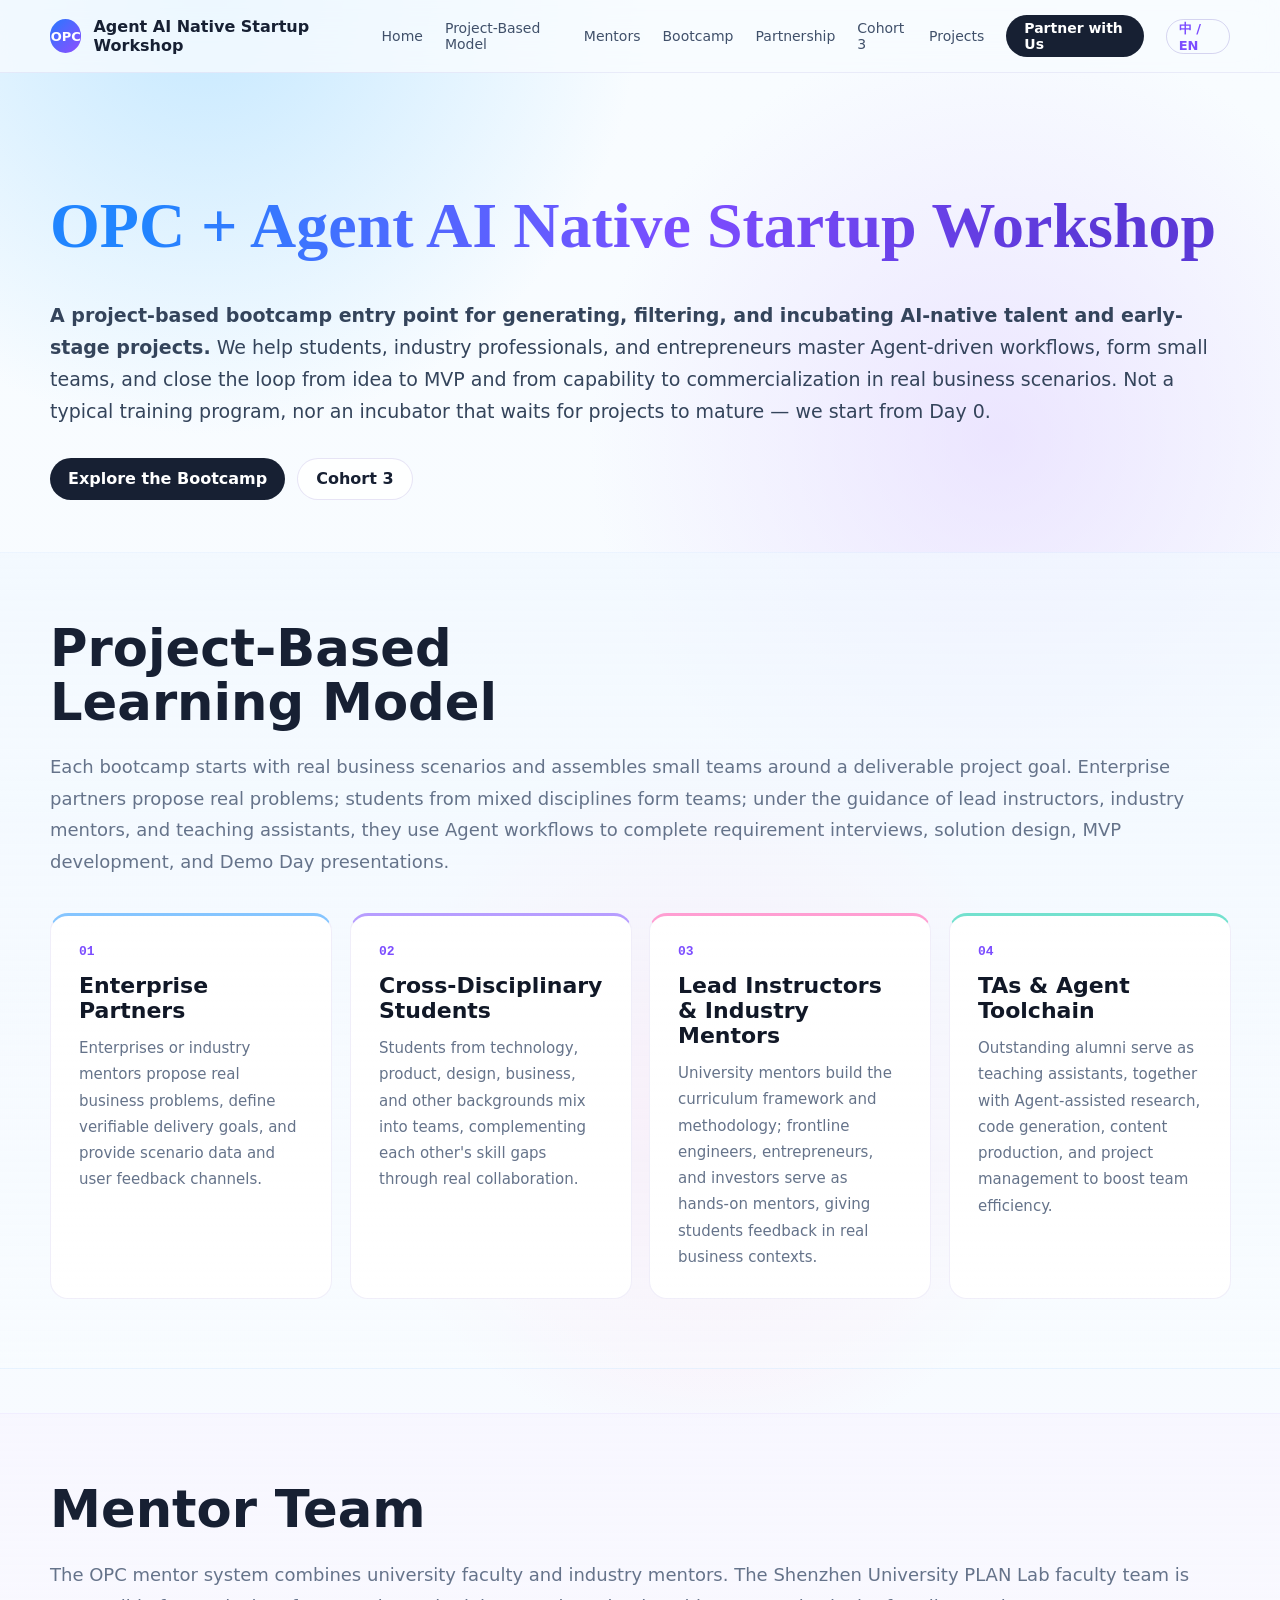
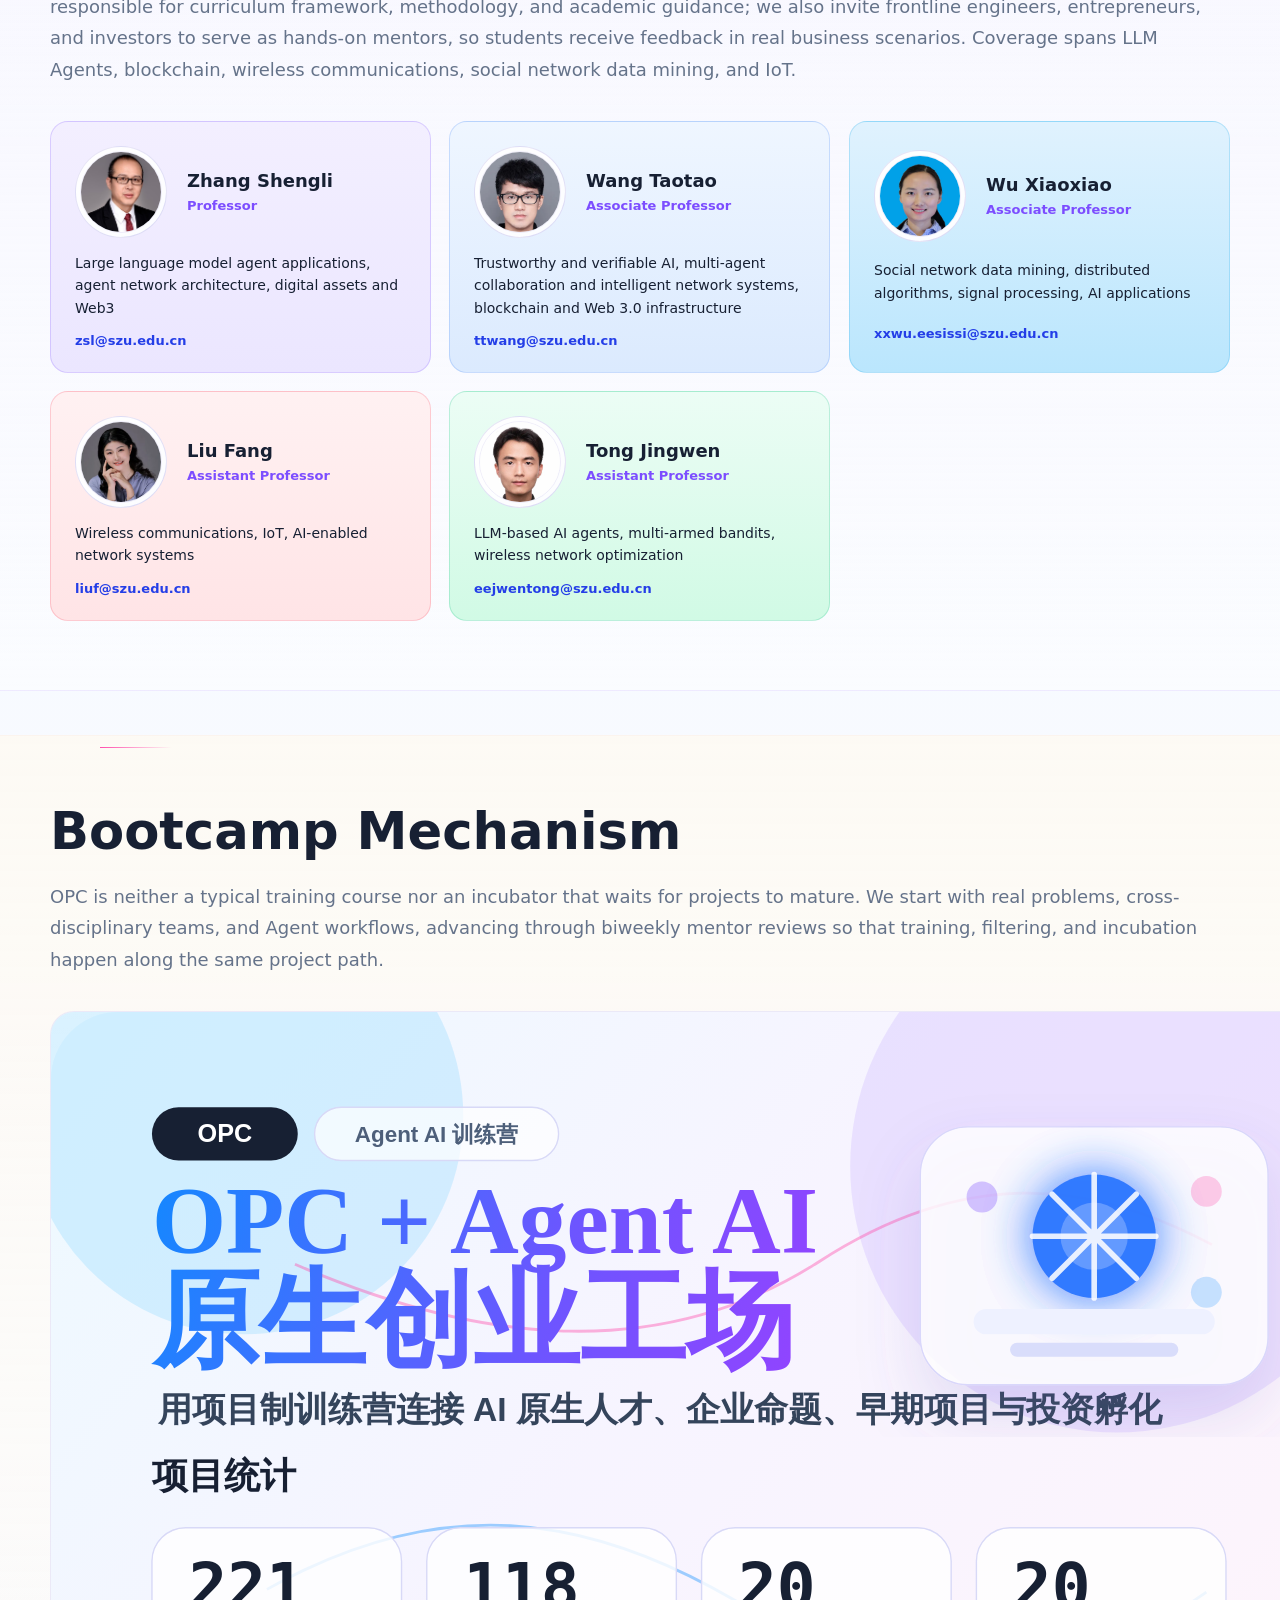
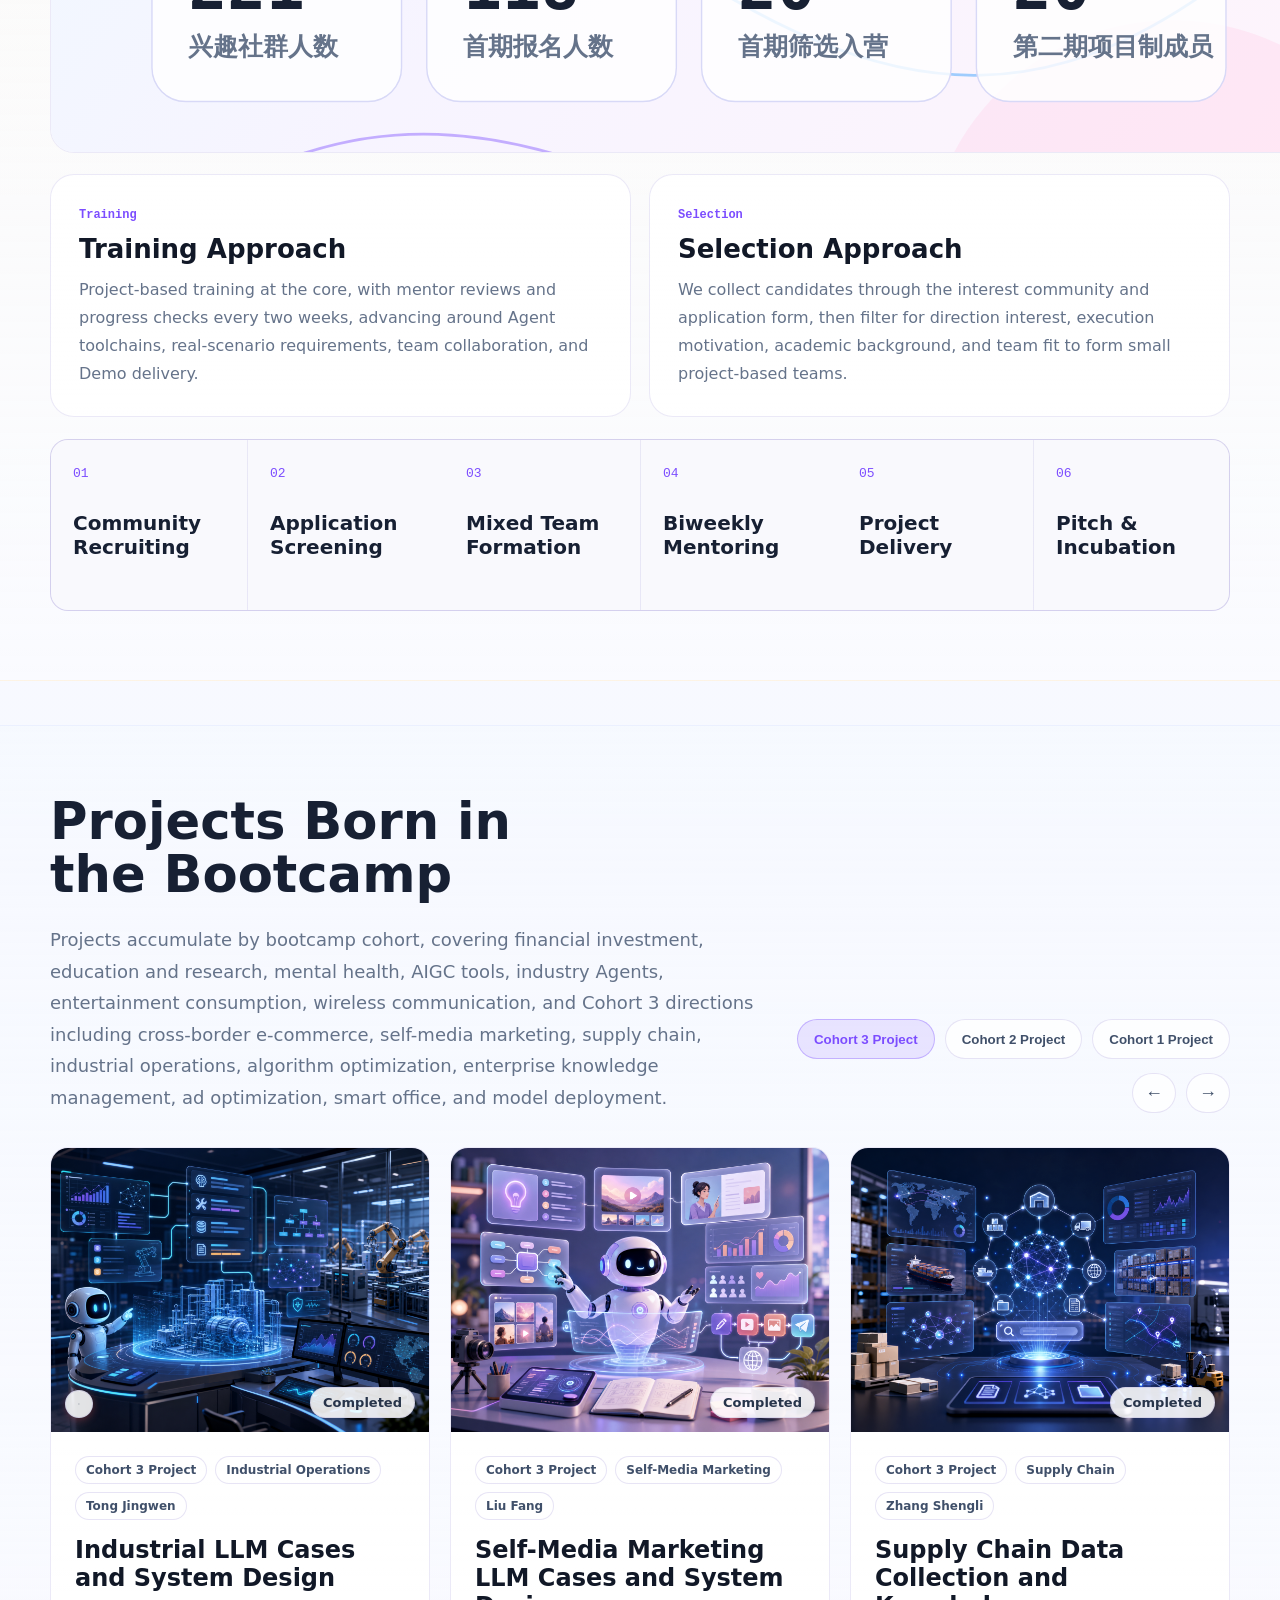
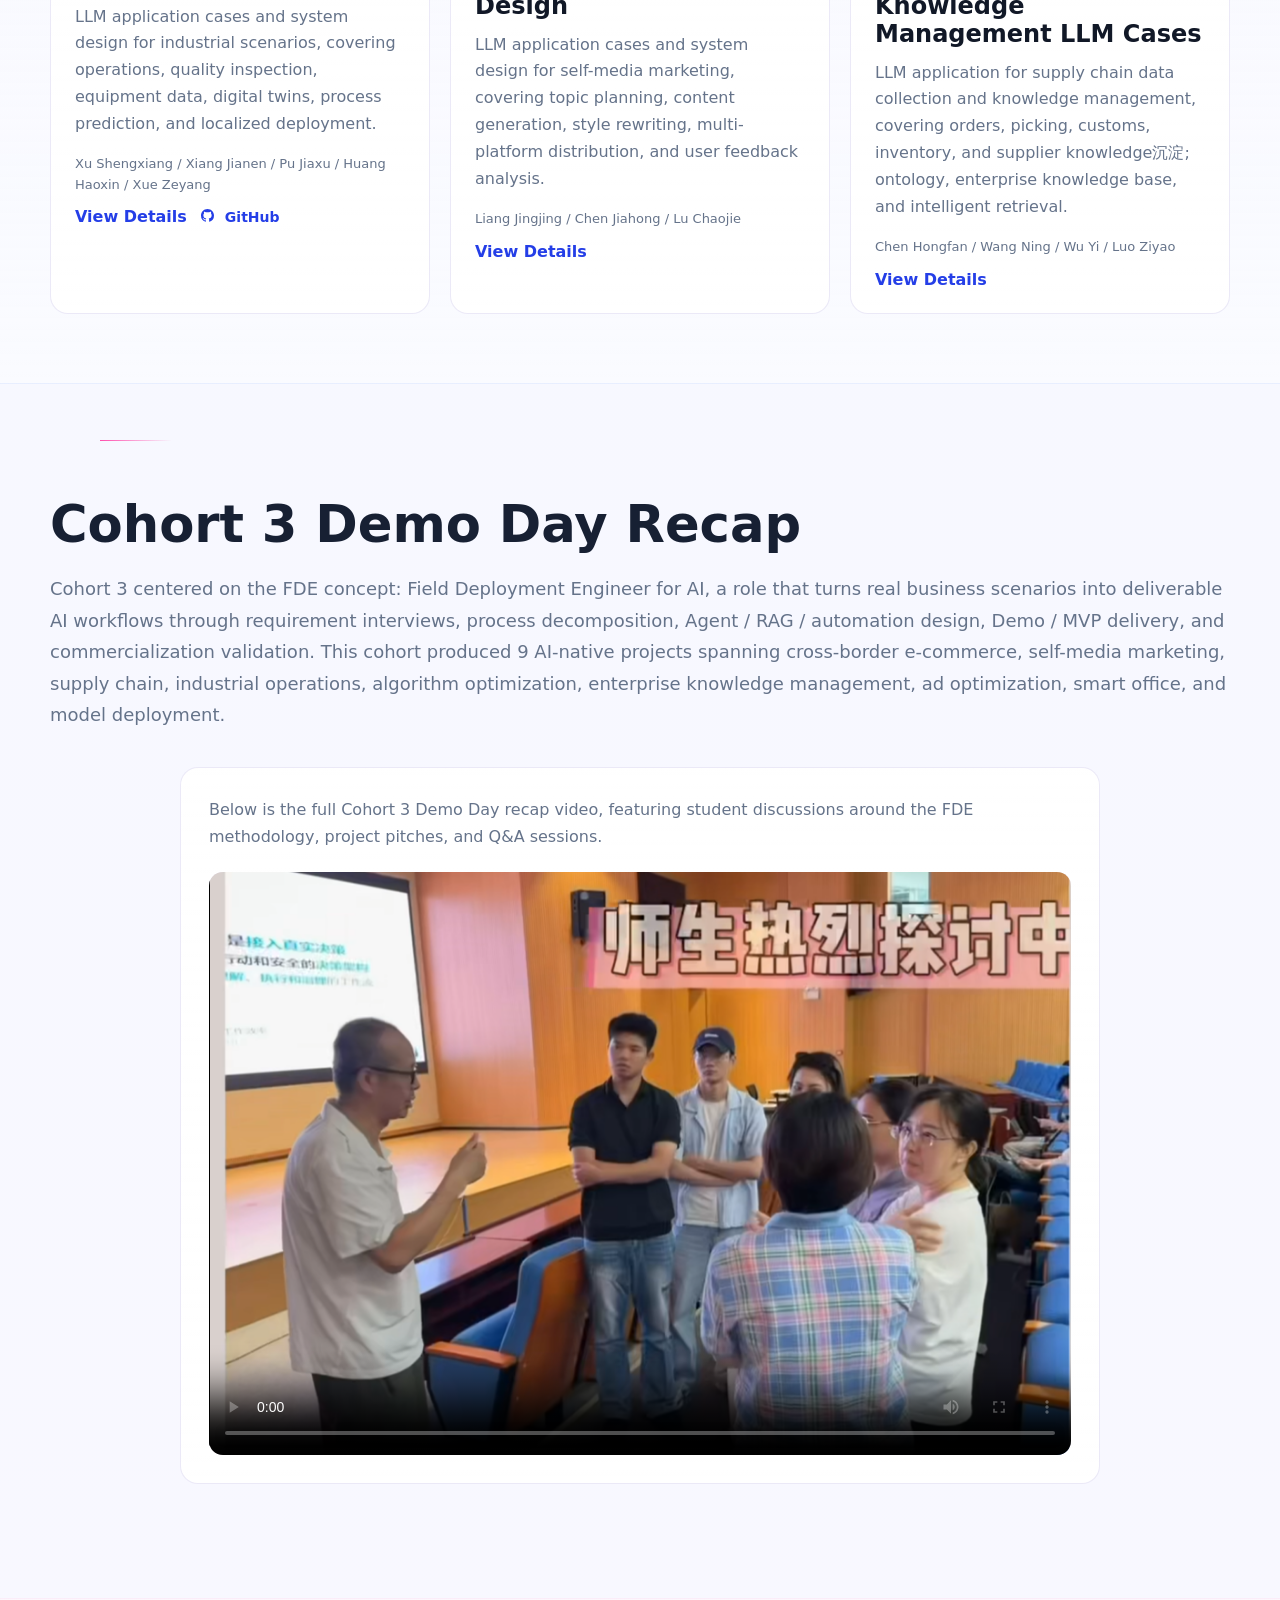
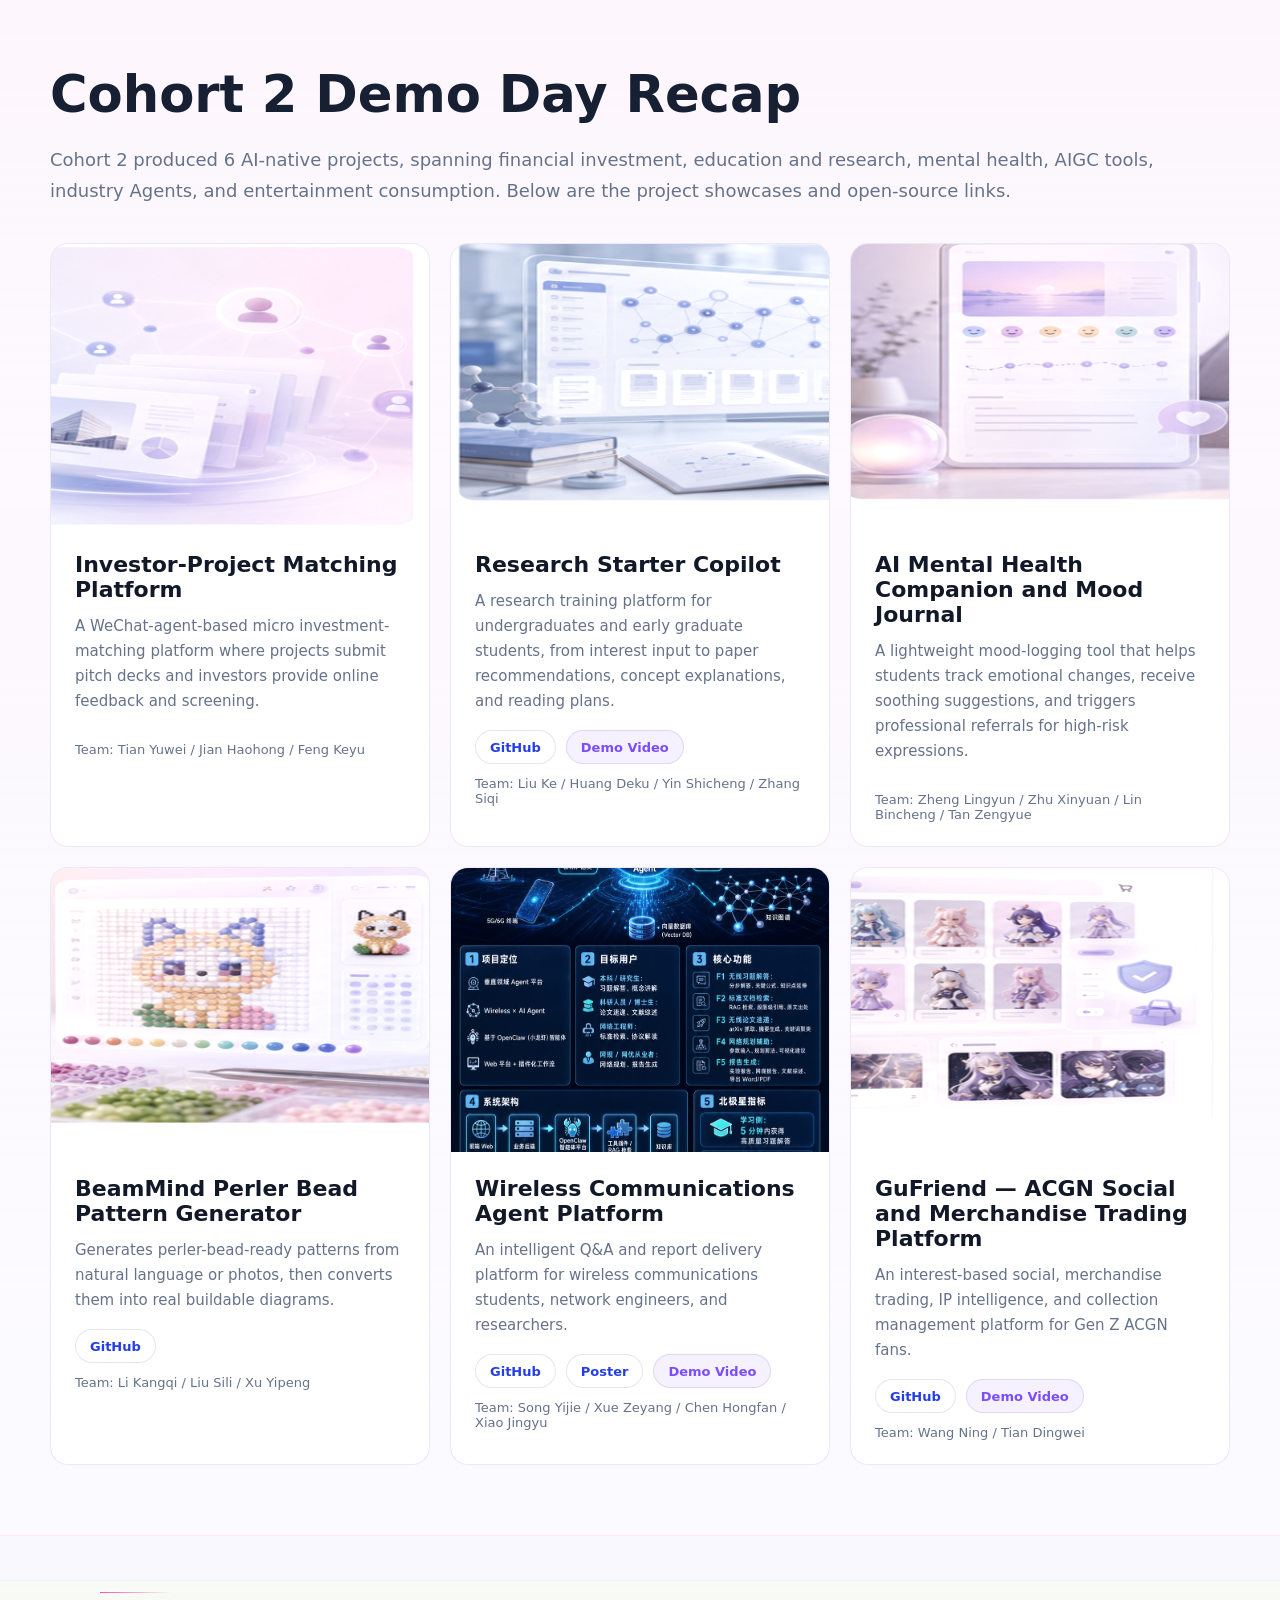
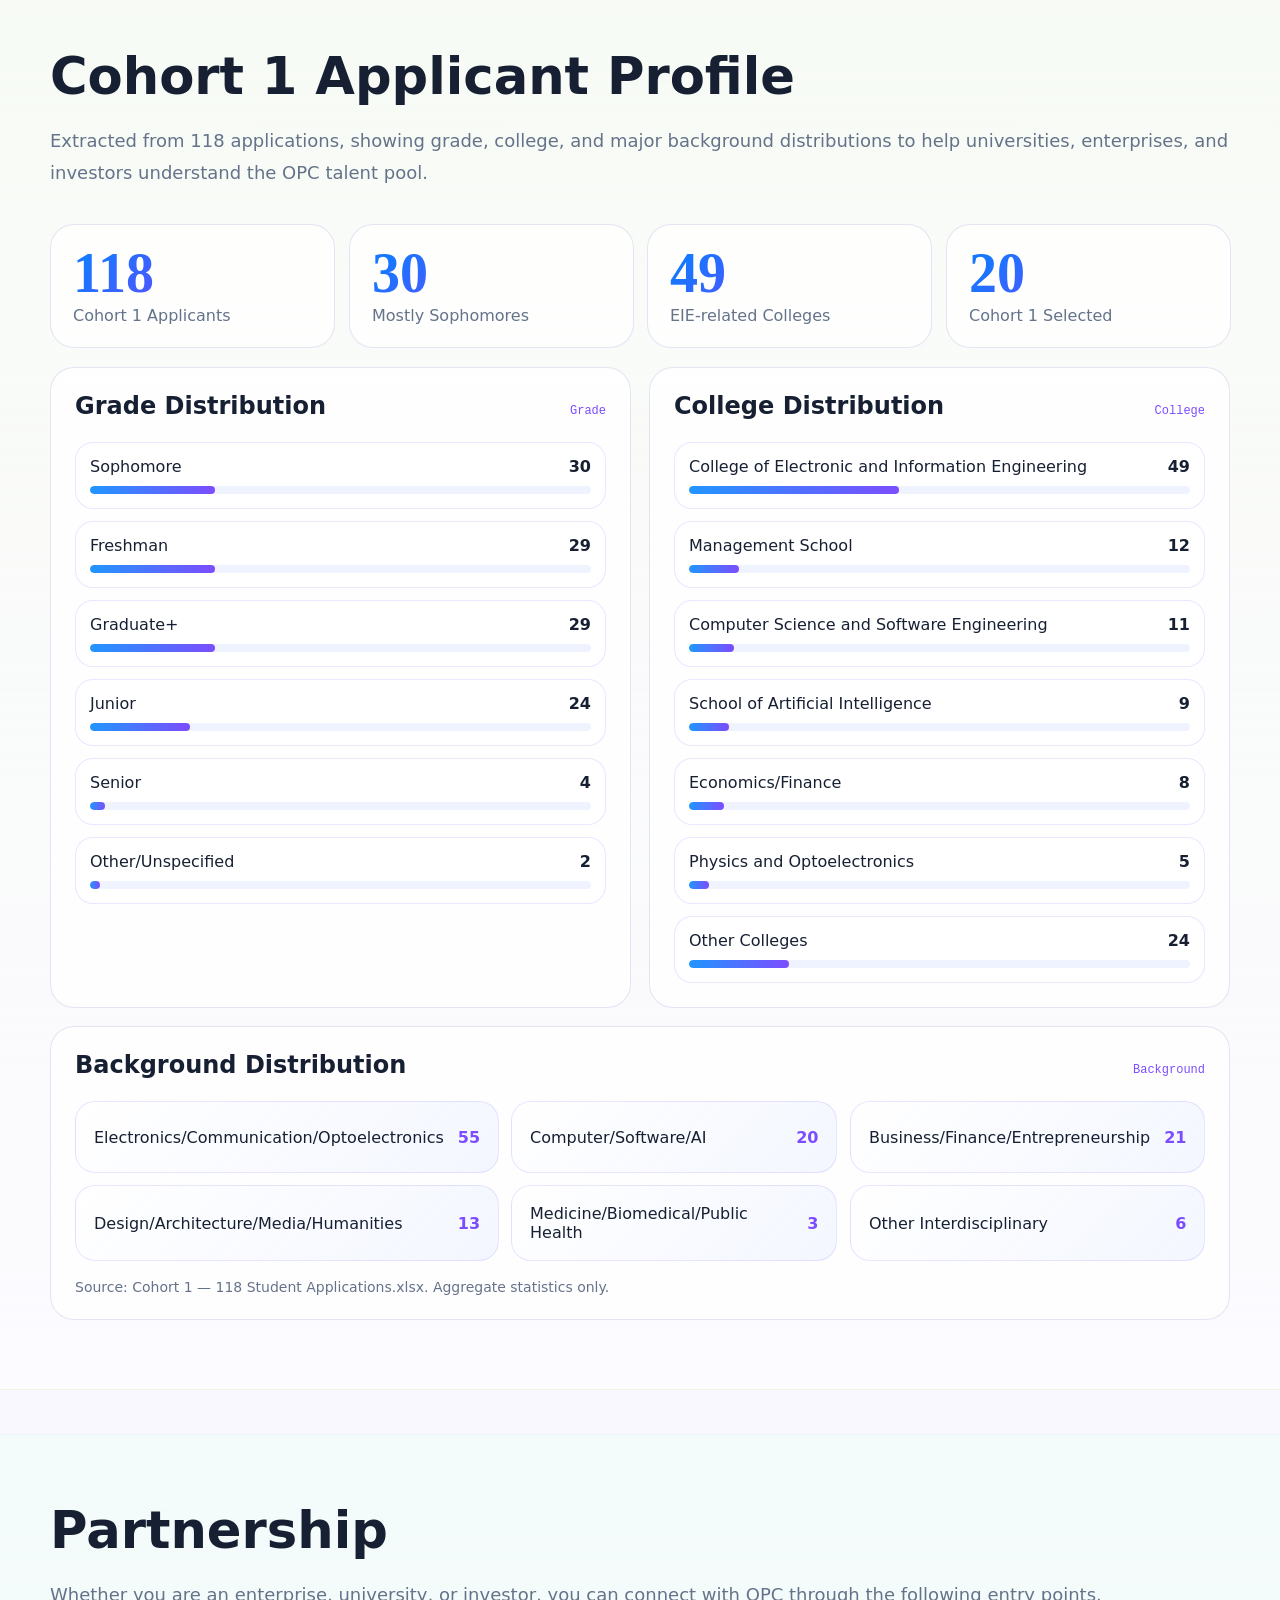
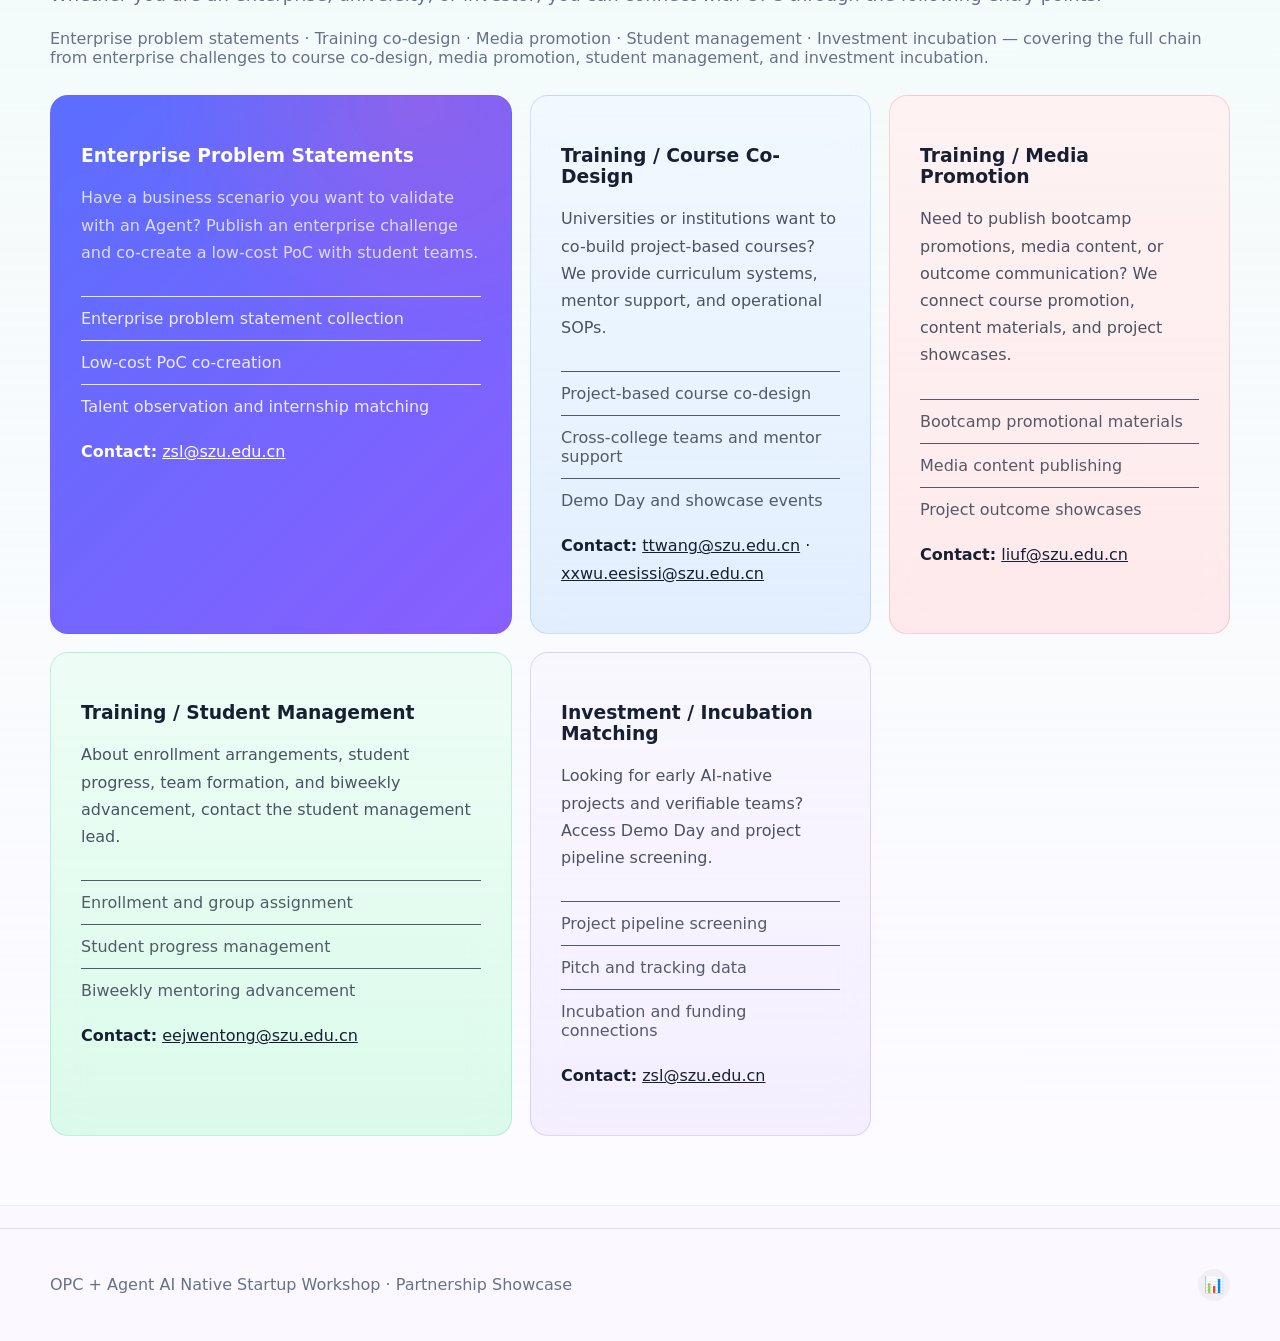
<file: index-en.html>
<!doctype html>
<html lang="en">
  <head>
    <meta charset="utf-8">
    <meta name="viewport" content="width=device-width, initial-scale=1">
    <title>OPC + Agent AI Native Startup Workshop</title>
    <meta name="description" content="OPC + Agent AI Native Startup Workshop connects AI-native talent, enterprise challenges, early-stage projects, and investment incubation through project-based bootcamps.">
    <link rel="stylesheet" href="assets/styles.css?v=5">
  </head>
  <body>
    <div class="site-shell">
      <header class="topbar">
        <nav class="nav container" aria-label="Main navigation">
          <a class="brand" href="index-en.html"><span class="brand-mark">OPC</span><span>Agent AI Native Startup Workshop</span></a>
          <button class="nav-toggle" id="nav-toggle" type="button" aria-expanded="false" aria-controls="nav-links">Menu</button>
          <div class="nav-links" id="nav-links">
            <a href="index-en.html">Home</a>
            <a href="#teaching">Project-Based Model</a>
            <a href="#mentors">Mentors</a>
            <a href="#model">Bootcamp</a>
            <a href="#contact">Partnership</a>
            <a href="fde-en.html">Cohort 3</a>
            <a href="projects-en.html">Projects</a>
            <a class="nav-cta" href="#contact">Partner with Us</a>
            <a class="lang-switch" href="index.html" title="切换到中文">中 / EN</a>
          </div>
        </nav>
      </header>

      <main>
        <section class="home-hero container">
          <h1>OPC + Agent AI Native Startup Workshop</h1>
          <p><strong>A project-based bootcamp entry point for generating, filtering, and incubating AI-native talent and early-stage projects.</strong> We help students, industry professionals, and entrepreneurs master Agent-driven workflows, form small teams, and close the loop from idea to MVP and from capability to commercialization in real business scenarios. Not a typical training program, nor an incubator that waits for projects to mature — we start from Day 0.</p>
          <div class="hero-actions">
            <a class="button" href="#model">Explore the Bootcamp</a>
            <a class="button secondary" href="fde-en.html">Cohort 3</a>
          </div>
        </section>

        <section class="section container" id="teaching">
          <h2>Project-Based Learning Model</h2>
          <p class="section-lead">Each bootcamp starts with real business scenarios and assembles small teams around a deliverable project goal. Enterprise partners propose real problems; students from mixed disciplines form teams; under the guidance of lead instructors, industry mentors, and teaching assistants, they use Agent workflows to complete requirement interviews, solution design, MVP development, and Demo Day presentations.</p>
          <div class="teaching-grid">
            <article class="teaching-card lift-on-hover">
              <span aria-hidden="true">01</span>
              <h3>Enterprise Partners</h3>
              <p>Enterprises or industry mentors propose real business problems, define verifiable delivery goals, and provide scenario data and user feedback channels.</p>
            </article>
            <article class="teaching-card lift-on-hover">
              <span aria-hidden="true">02</span>
              <h3>Cross-Disciplinary Students</h3>
              <p>Students from technology, product, design, business, and other backgrounds mix into teams, complementing each other's skill gaps through real collaboration.</p>
            </article>
            <article class="teaching-card lift-on-hover">
              <span aria-hidden="true">03</span>
              <h3>Lead Instructors &amp; Industry Mentors</h3>
              <p>University mentors build the curriculum framework and methodology; frontline engineers, entrepreneurs, and investors serve as hands-on mentors, giving students feedback in real business contexts.</p>
            </article>
            <article class="teaching-card lift-on-hover">
              <span aria-hidden="true">04</span>
              <h3>TAs &amp; Agent Toolchain</h3>
              <p>Outstanding alumni serve as teaching assistants, together with Agent-assisted research, code generation, content production, and project management to boost team efficiency.</p>
            </article>
          </div>
        </section>

        <section class="section container" id="mentors">
          <h2>Mentor Team</h2>
          <p class="section-lead">The OPC mentor system combines university faculty and industry mentors. The Shenzhen University PLAN Lab faculty team is responsible for curriculum framework, methodology, and academic guidance; we also invite frontline engineers, entrepreneurs, and investors to serve as hands-on mentors, so students receive feedback in real business scenarios. Coverage spans LLM Agents, blockchain, wireless communications, social network data mining, and IoT.</p>
          <div class="mentor-grid" id="mentor-grid"></div>
        </section>

        <section class="section container" id="model">
          <h2>Bootcamp Mechanism</h2>
          <p class="section-lead">OPC is neither a typical training course nor an incubator that waits for projects to mature. We start with real problems, cross-disciplinary teams, and Agent workflows, advancing through biweekly mentor reviews so that training, filtering, and incubation happen along the same project path.</p>
          <div class="model-showcase model-showcase--single">
            <figure class="model-poster lift-on-hover">
              <img src="assets/media/generated/opc-camp-poster.svg" alt="OPC + Agent AI Bootcamp poster">
            </figure>
            <div class="model-panel">
              <article class="model-method lift-on-hover">
                <span>Training</span>
                <h3>Training Approach</h3>
                <p>Project-based training at the core, with mentor reviews and progress checks every two weeks, advancing around Agent toolchains, real-scenario requirements, team collaboration, and Demo delivery.</p>
              </article>
              <article class="model-method lift-on-hover">
                <span>Selection</span>
                <h3>Selection Approach</h3>
                <p>We collect candidates through the interest community and application form, then filter for direction interest, execution motivation, academic background, and team fit to form small project-based teams.</p>
              </article>
            </div>
          </div>
          <div class="loop">
            <div class="loop-step lift-on-hover"><span>01</span><strong>Community Recruiting</strong></div>
            <div class="loop-step lift-on-hover"><span>02</span><strong>Application Screening</strong></div>
            <div class="loop-step lift-on-hover"><span>03</span><strong>Mixed Team Formation</strong></div>
            <div class="loop-step lift-on-hover"><span>04</span><strong>Biweekly Mentoring</strong></div>
            <div class="loop-step lift-on-hover"><span>05</span><strong>Project Delivery</strong></div>
            <div class="loop-step lift-on-hover"><span>06</span><strong>Pitch &amp; Incubation</strong></div>
          </div>

        </section>

        <section class="section container" id="projects">
          <div class="project-section-head">
            <div>
              <h2>Projects Born in the Bootcamp</h2>
              <p class="section-lead">Projects accumulate by bootcamp cohort, covering financial investment, education and research, mental health, AIGC tools, industry Agents, entertainment consumption, wireless communication, and Cohort 3 directions including cross-border e-commerce, self-media marketing, supply chain, industrial operations, algorithm optimization, enterprise knowledge management, ad optimization, smart office, and model deployment.</p>
            </div>
            <div class="project-controls" aria-label="Project carousel controls">
              <div class="cohort-tabs" id="project-cohort-tabs"></div>
              <div class="carousel-arrows">
                <button class="arrow-button" type="button" data-project-nav="prev" aria-label="Previous projects">←</button>
                <button class="arrow-button" type="button" data-project-nav="next" aria-label="Next projects">→</button>
              </div>
            </div>
          </div>
          <div class="featured-carousel" id="featured-projects" aria-live="polite"></div>
        </section>

        <section class="section container" id="demo-day-cohort3">
          <h2>Cohort 3 Demo Day Recap</h2>
          <p class="section-lead">Cohort 3 centered on the FDE concept: Field Deployment Engineer for AI, a role that turns real business scenarios into deliverable AI workflows through requirement interviews, process decomposition, Agent / RAG / automation design, Demo / MVP delivery, and commercialization validation. This cohort produced 9 AI-native projects spanning cross-border e-commerce, self-media marketing, supply chain, industrial operations, algorithm optimization, enterprise knowledge management, ad optimization, smart office, and model deployment.</p>
          <div class="demo-day-recap">
            <p>Below is the full Cohort 3 Demo Day recap video, featuring student discussions around the FDE methodology, project pitches, and Q&A sessions.</p>
            <video controls preload="metadata" poster="assets/media/generated/cohort3-demo-day-discussion.png">
              <source src="assets/media/videos/cohort3-recap.mp4" type="video/mp4">
              Your browser does not support video playback. Please download the video file to view.
            </video>
          </div>
        </section>

        <section class="section container" id="demo-day">
          <h2>Cohort 2 Demo Day Recap</h2>
          <p class="section-lead">Cohort 2 produced 6 AI-native projects, spanning financial investment, education and research, mental health, AIGC tools, industry Agents, and entertainment consumption. Below are the project showcases and open-source links.</p>
          <div class="demo-day-grid" id="demo-day-grid"></div>
        </section>

        <section class="section container" id="camp-stats">
          <h2>Cohort 1 Applicant Profile</h2>
          <p class="section-lead">Extracted from 118 applications, showing grade, college, and major background distributions to help universities, enterprises, and investors understand the OPC talent pool.</p>
          <div class="stats-overview" id="camp-stats-highlights"></div>
          <div class="stats-grid">
            <article class="stats-card">
              <div class="stats-card__head">
                <h3>Grade Distribution</h3>
                <span>Grade</span>
              </div>
              <ul class="stat-bars" id="camp-stats-grade"></ul>
            </article>
            <article class="stats-card">
              <div class="stats-card__head">
                <h3>College Distribution</h3>
                <span>College</span>
              </div>
              <ul class="stat-bars" id="camp-stats-college"></ul>
            </article>
            <article class="stats-card stats-card--wide">
              <div class="stats-card__head">
                <h3>Background Distribution</h3>
                <span>Background</span>
              </div>
              <ul class="background-cloud" id="camp-stats-background"></ul>
              <p class="stats-source" id="camp-stats-source"></p>
            </article>
          </div>
        </section>

        <section class="section container" id="contact">
          <h2>Partnership</h2>
          <p class="section-lead">Whether you are an enterprise, university, or investor, you can connect with OPC through the following entry points.</p>
          <p style="margin: -18px 0 28px; color: var(--muted); font-size: 16px;">Enterprise problem statements · Training co-design · Media promotion · Student management · Investment incubation — covering the full chain from enterprise challenges to course co-design, media promotion, student management, and investment incubation.</p>
          <div class="partner-grid">
            <article class="partner-tile lift-on-hover partner-tile--zsl">
              <h3>Enterprise Problem Statements</h3>
              <p>Have a business scenario you want to validate with an Agent? Publish an enterprise challenge and co-create a low-cost PoC with student teams.</p>
              <ul>
                <li>Enterprise problem statement collection</li>
                <li>Low-cost PoC co-creation</li>
                <li>Talent observation and internship matching</li>
              </ul>
              <p style="margin-top: 22px; opacity: 1;"><strong>Contact:</strong> <a href="mailto:zsl@szu.edu.cn" style="color: inherit; text-decoration: underline;">zsl@szu.edu.cn</a></p>
            </article>
            <article class="partner-tile lift-on-hover partner-tile--ttwang">
              <h3>Training / Course Co-Design</h3>
              <p>Universities or institutions want to co-build project-based courses? We provide curriculum systems, mentor support, and operational SOPs.</p>
              <ul>
                <li>Project-based course co-design</li>
                <li>Cross-college teams and mentor support</li>
                <li>Demo Day and showcase events</li>
              </ul>
              <p style="margin-top: 22px; opacity: 1;"><strong>Contact:</strong> <a href="mailto:ttwang@szu.edu.cn" style="color: inherit; text-decoration: underline;">ttwang@szu.edu.cn</a> · <a href="mailto:xxwu.eesissi@szu.edu.cn" style="color: inherit; text-decoration: underline;">xxwu.eesissi@szu.edu.cn</a></p>
            </article>
            <article class="partner-tile lift-on-hover partner-tile--liuf">
              <h3>Training / Media Promotion</h3>
              <p>Need to publish bootcamp promotions, media content, or outcome communication? We connect course promotion, content materials, and project showcases.</p>
              <ul>
                <li>Bootcamp promotional materials</li>
                <li>Media content publishing</li>
                <li>Project outcome showcases</li>
              </ul>
              <p style="margin-top: 22px; opacity: 1;"><strong>Contact:</strong> <a href="mailto:liuf@szu.edu.cn" style="color: inherit; text-decoration: underline;">liuf@szu.edu.cn</a></p>
            </article>
            <article class="partner-tile lift-on-hover partner-tile--tong">
              <h3>Training / Student Management</h3>
              <p>About enrollment arrangements, student progress, team formation, and biweekly advancement, contact the student management lead.</p>
              <ul>
                <li>Enrollment and group assignment</li>
                <li>Student progress management</li>
                <li>Biweekly mentoring advancement</li>
              </ul>
              <p style="margin-top: 22px; opacity: 1;"><strong>Contact:</strong> <a href="mailto:eejwentong@szu.edu.cn" style="color: inherit; text-decoration: underline;">eejwentong@szu.edu.cn</a></p>
            </article>
            <article class="partner-tile lift-on-hover partner-tile--zsl-soft">
              <h3>Investment / Incubation Matching</h3>
              <p>Looking for early AI-native projects and verifiable teams? Access Demo Day and project pipeline screening.</p>
              <ul>
                <li>Project pipeline screening</li>
                <li>Pitch and tracking data</li>
                <li>Incubation and funding connections</li>
              </ul>
              <p style="margin-top: 22px; opacity: 1;"><strong>Contact:</strong> <a href="mailto:zsl@szu.edu.cn" style="color: inherit; text-decoration: underline;">zsl@szu.edu.cn</a></p>
            </article>
          </div>
        </section>
      </main>

      <footer class="site-footer">
        <div class="container footer-row">
          <span>OPC + Agent AI Native Startup Workshop · Partnership Showcase</span>
          <a href="stats.html" class="stats-link" title="View visit statistics">📊</a>
        </div>
      </footer>
    </div>
    <script type="module" src="assets/main-en.js?v=5"></script>
    <script src="assets/tracker.js"></script>
  </body>
</html>
</file>
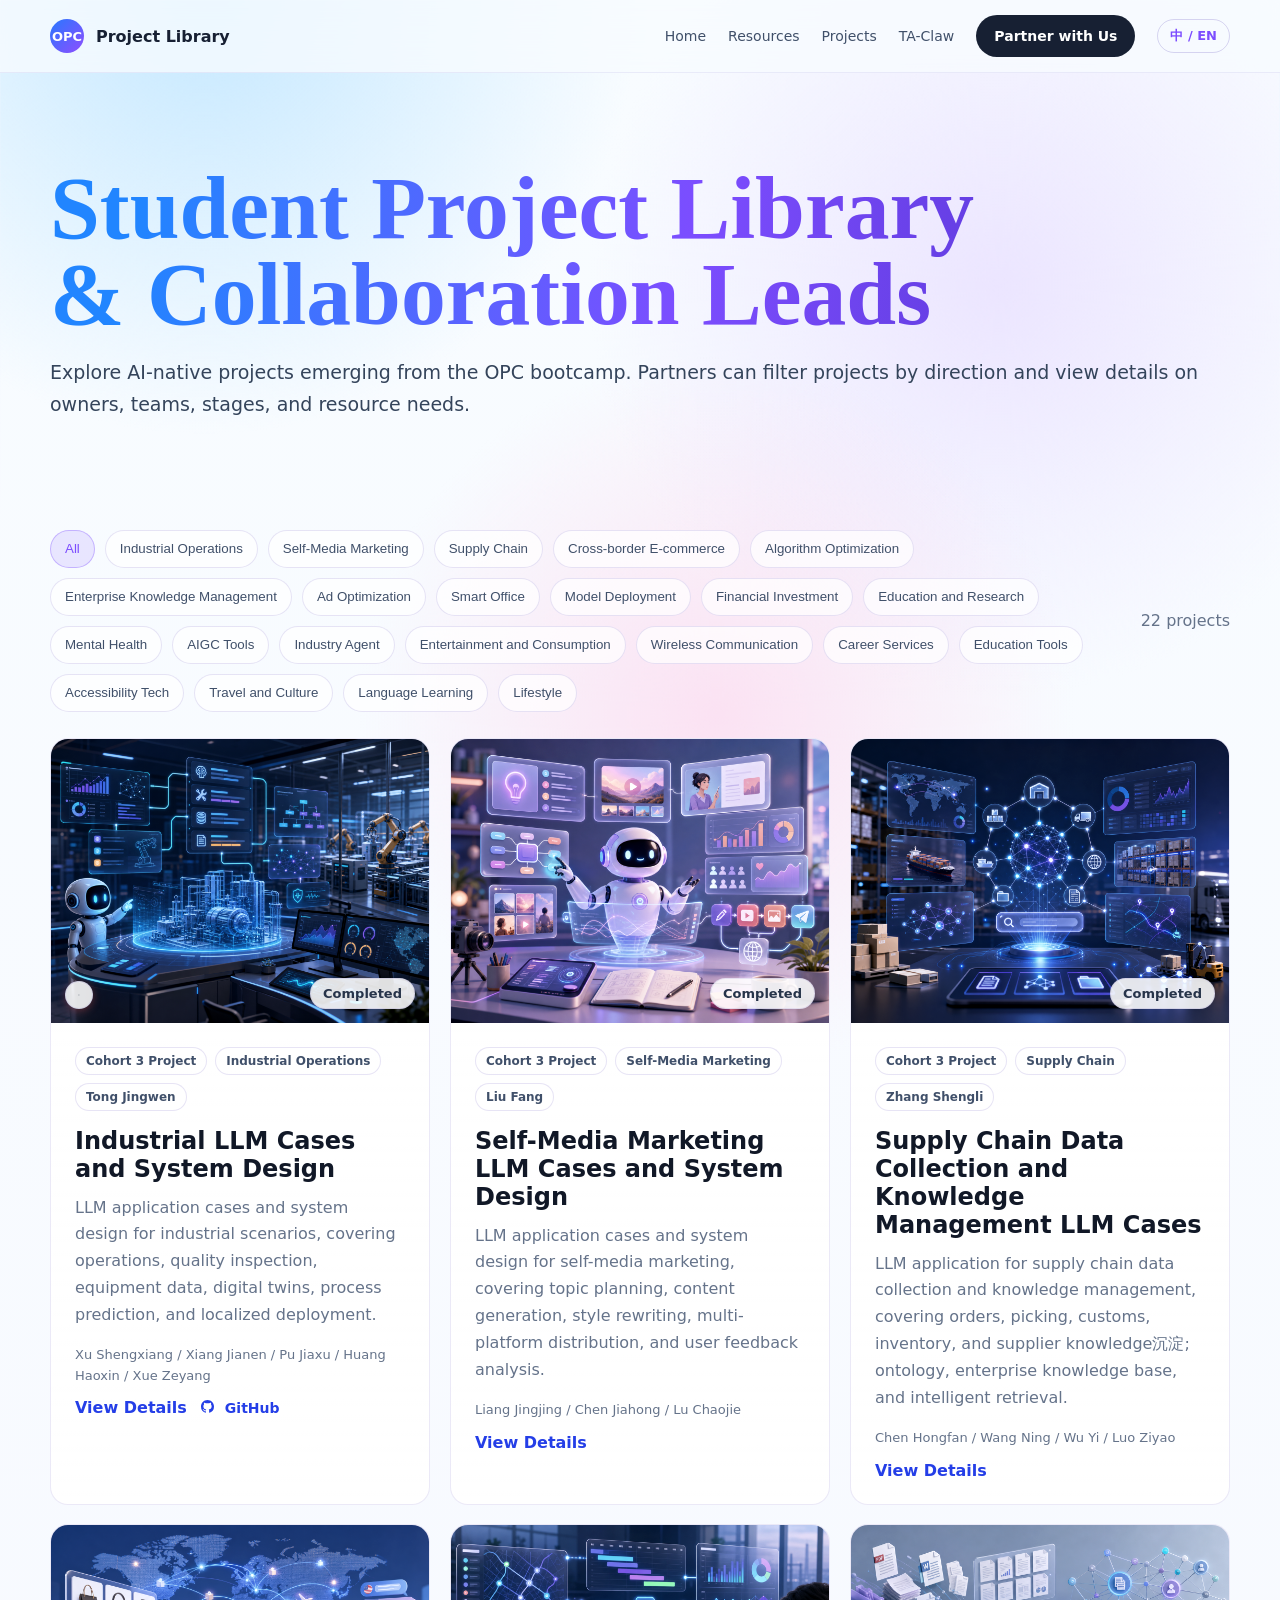
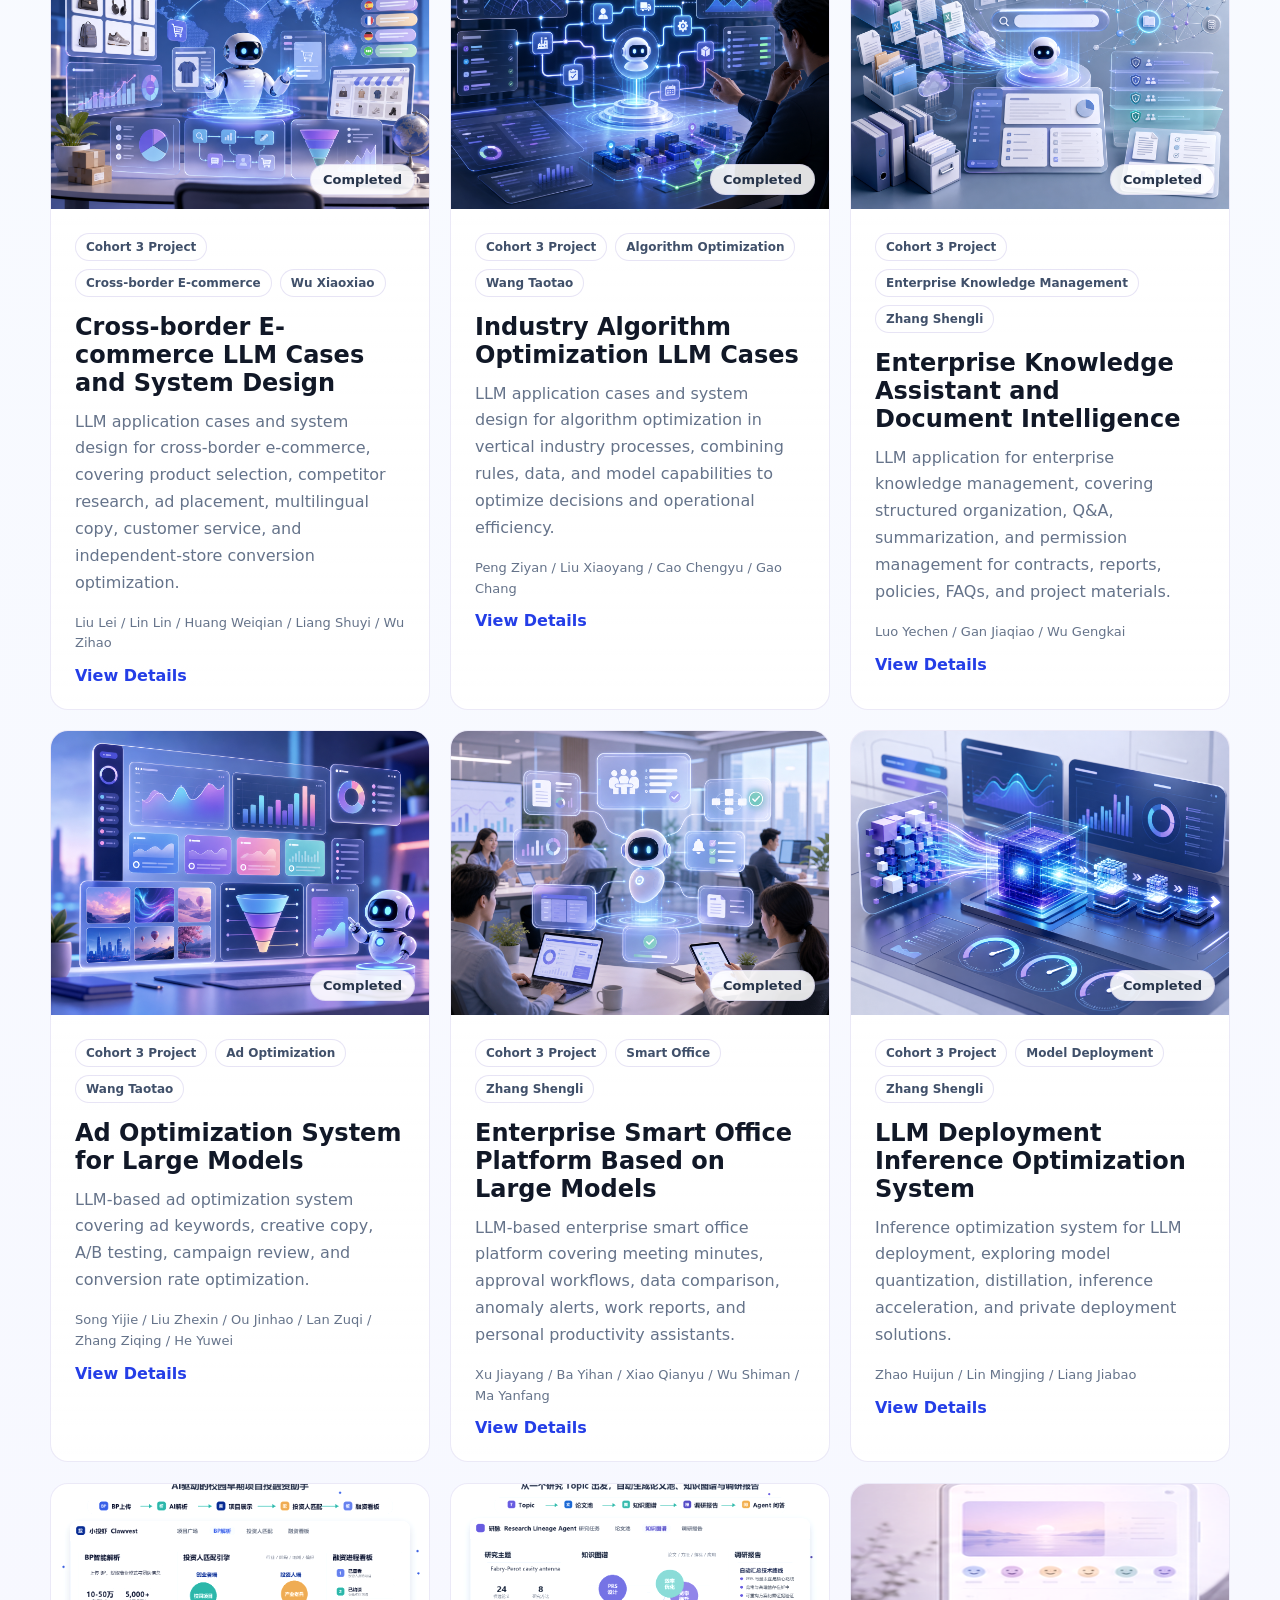
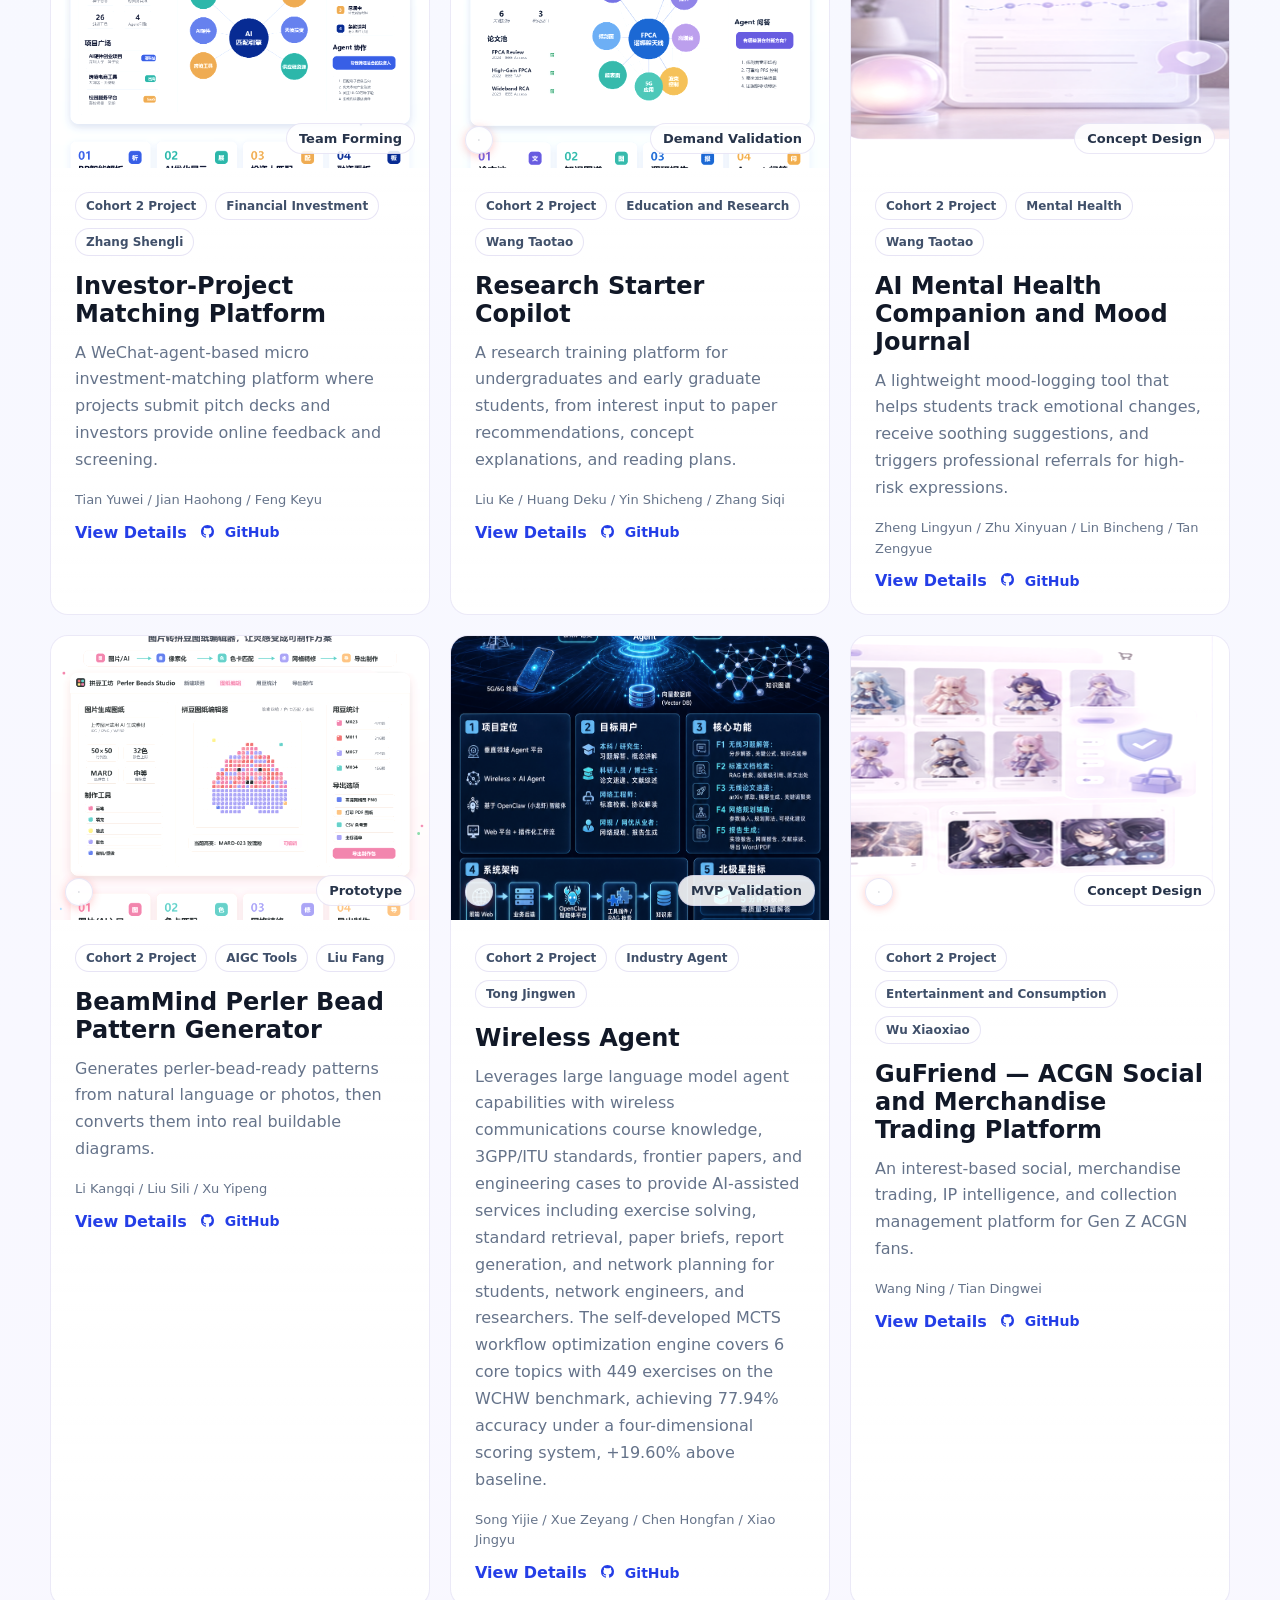
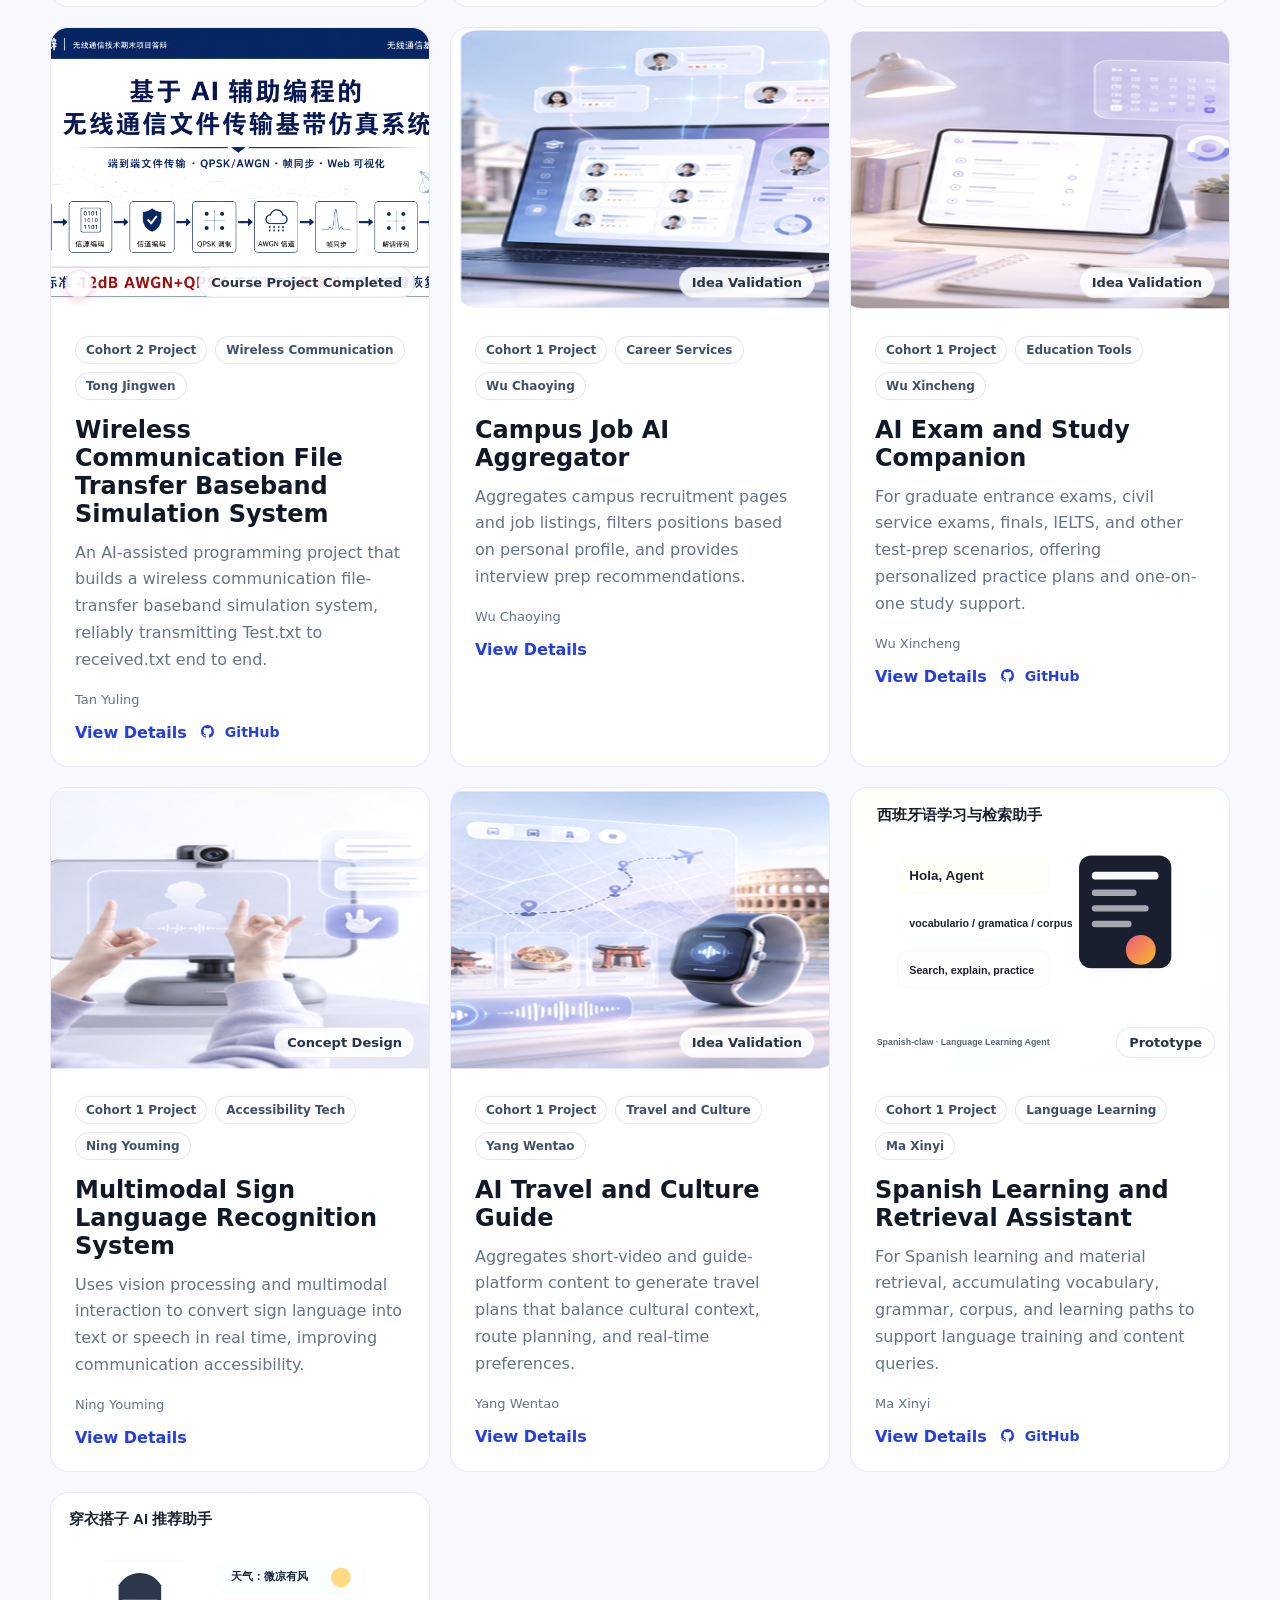
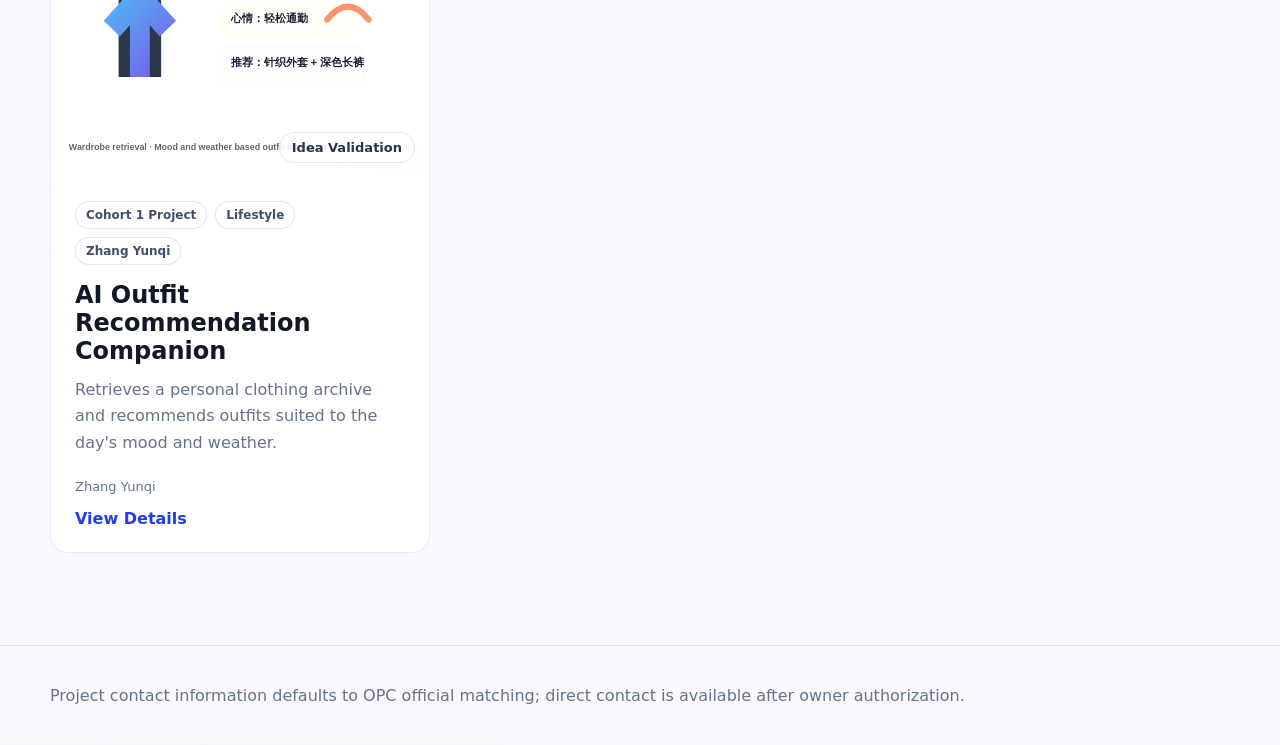
<file: projects-en.html>
<!doctype html>
<html lang="en">
  <head>
    <meta charset="utf-8">
    <meta name="viewport" content="width=device-width, initial-scale=1">
    <title>Project Library | OPC + Agent AI Native Startup Workshop</title>
    <meta name="description" content="Browse the OPC project library to view project owners, teams, stages, and resource needs.">
    <link rel="stylesheet" href="assets/styles.css">
  </head>
  <body>
    <div class="site-shell">
      <header class="topbar">
        <nav class="nav container" aria-label="Main navigation">
          <a class="brand" href="index-en.html"><span class="brand-mark">OPC</span><span>Project Library</span></a>
          <button class="nav-toggle" id="nav-toggle" type="button" aria-expanded="false" aria-controls="nav-links">Menu</button>
          <div class="nav-links" id="nav-links">
            <a href="index-en.html">Home</a>
            <a href="index-en.html#resources">Resources</a>
            <a href="projects-en.html">Projects</a>
            <a href="https://desktop-5l7d034.tail7b200c.ts.net/" target="_blank" rel="noopener noreferrer">TA-Claw</a>
            <a class="nav-cta" href="index-en.html#contact">Partner with Us</a>
            <a class="lang-switch" href="projects.html" title="切换到中文">中 / EN</a>
          </div>
        </nav>
      </header>

      <main class="container">
        <section class="page-hero">
          <h1>Student Project Library &amp; Collaboration Leads</h1>
          <p>Explore AI-native projects emerging from the OPC bootcamp. Partners can filter projects by direction and view details on owners, teams, stages, and resource needs.</p>
        </section>

        <section class="section tight" aria-label="Project filters">
          <div class="library-toolbar">
            <div class="filters" id="project-filters">
              <button class="filter-button is-active" data-filter="All" type="button">All</button>
            </div>
            <span class="project-count" id="project-count"></span>
          </div>
          <div class="project-grid" id="project-grid"></div>
        </section>
      </main>

      <footer class="site-footer">
        <div class="container">Project contact information defaults to OPC official matching; direct contact is available after owner authorization.</div>
      </footer>
    </div>
    <script type="module" src="assets/main-en.js"></script>
    <script src="assets/tracker.js"></script>
  </body>
</html>
</file>
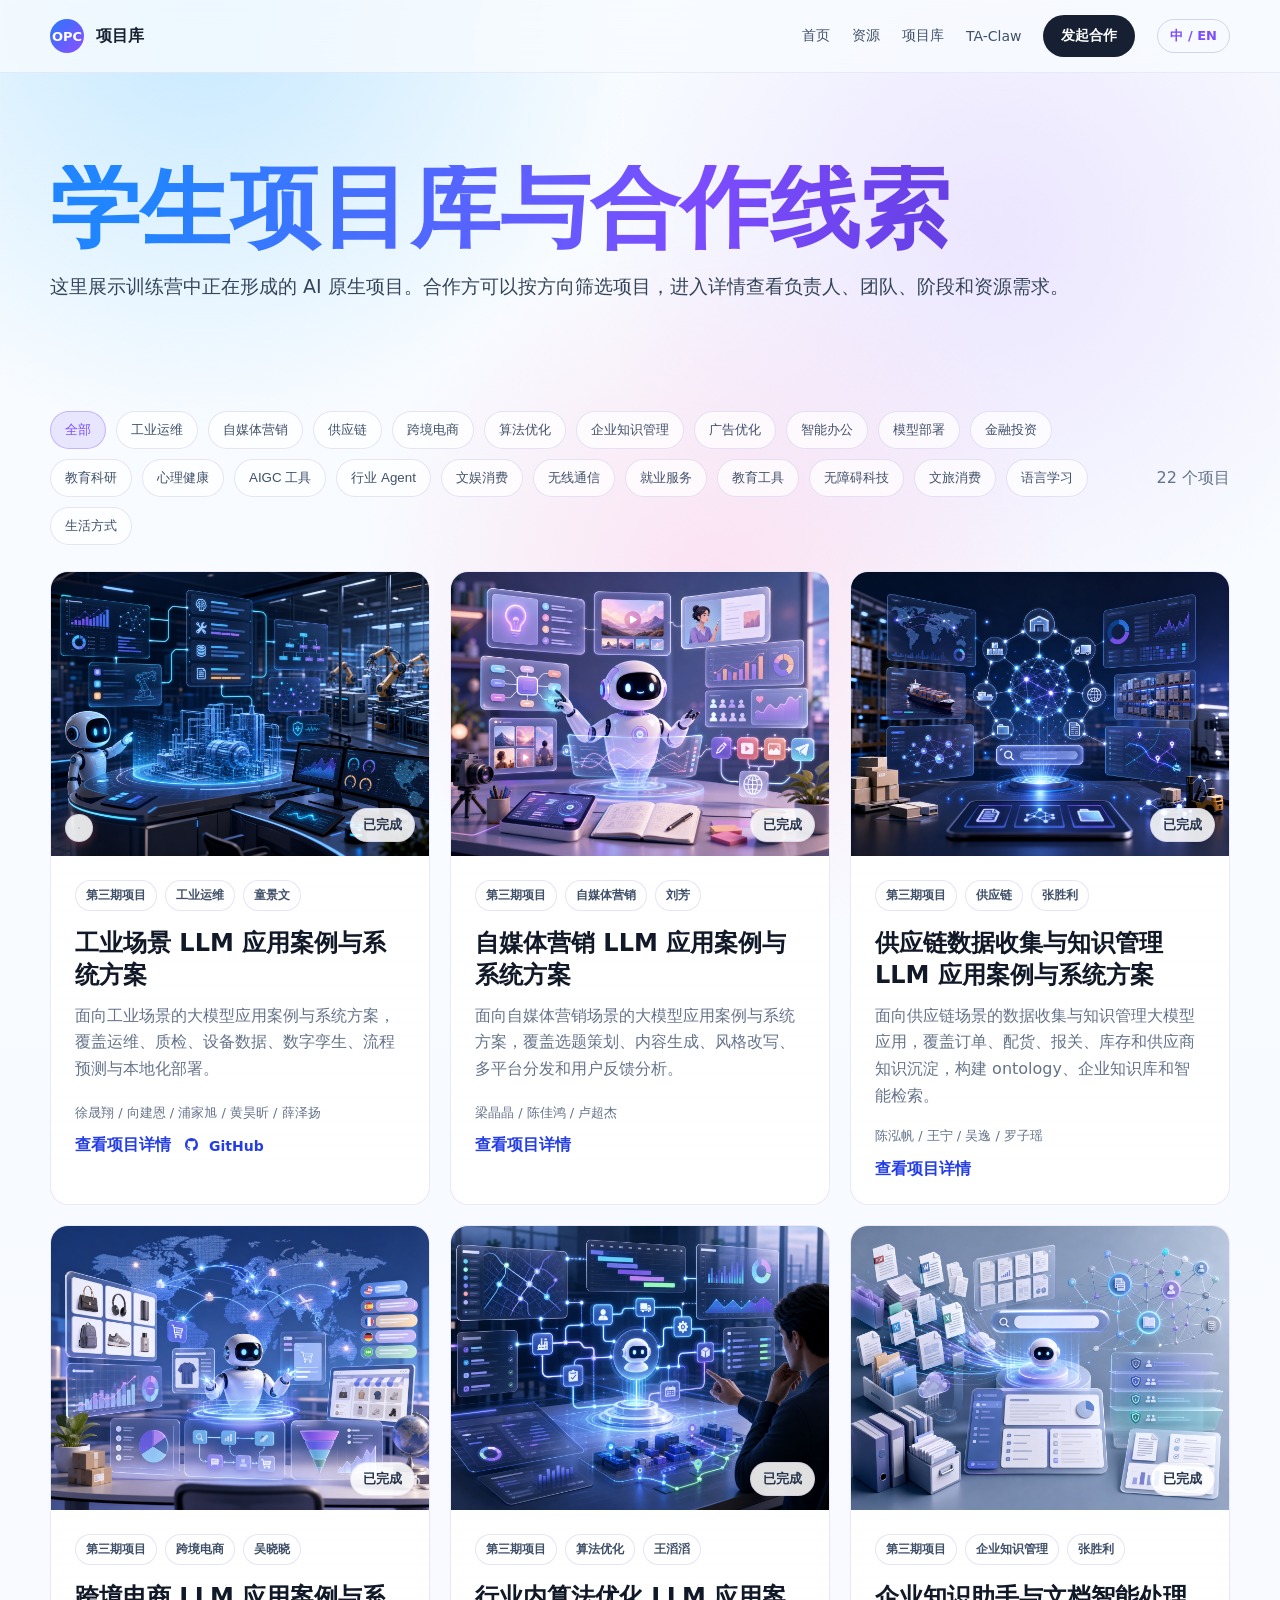
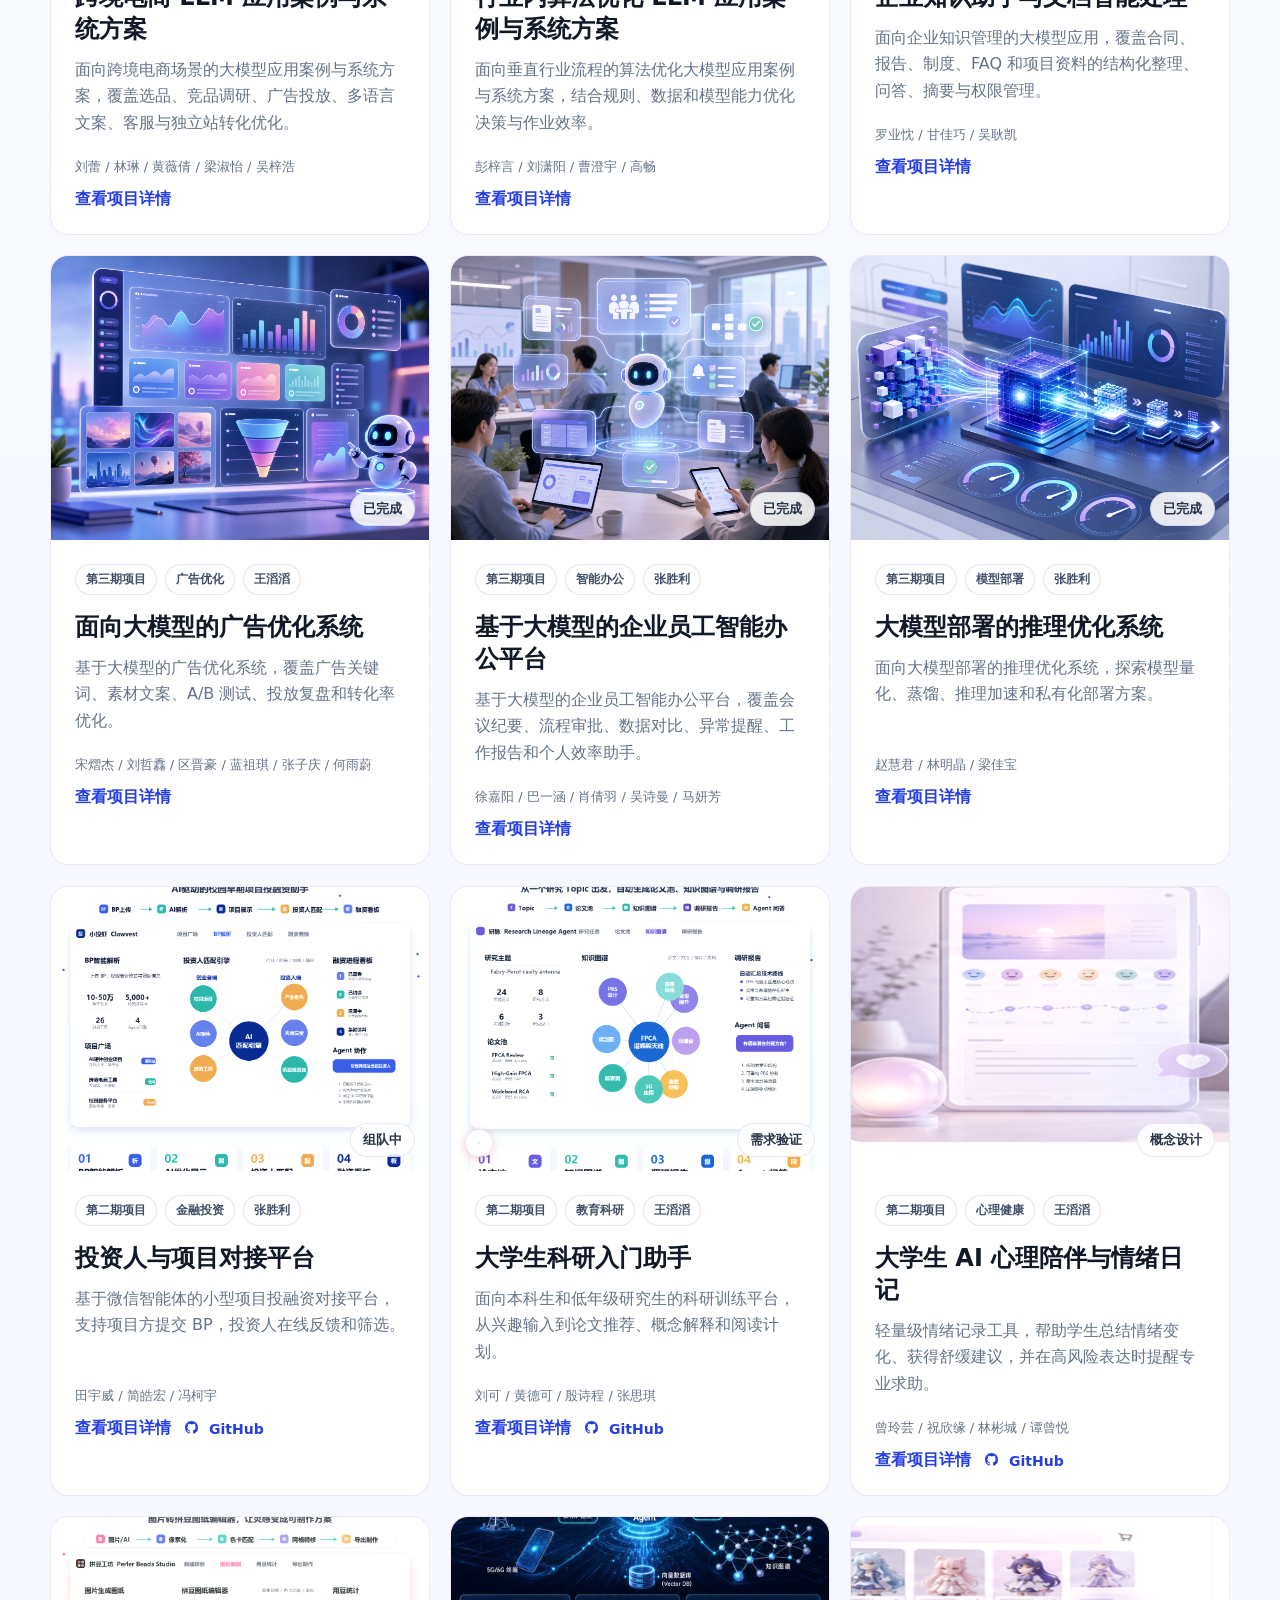
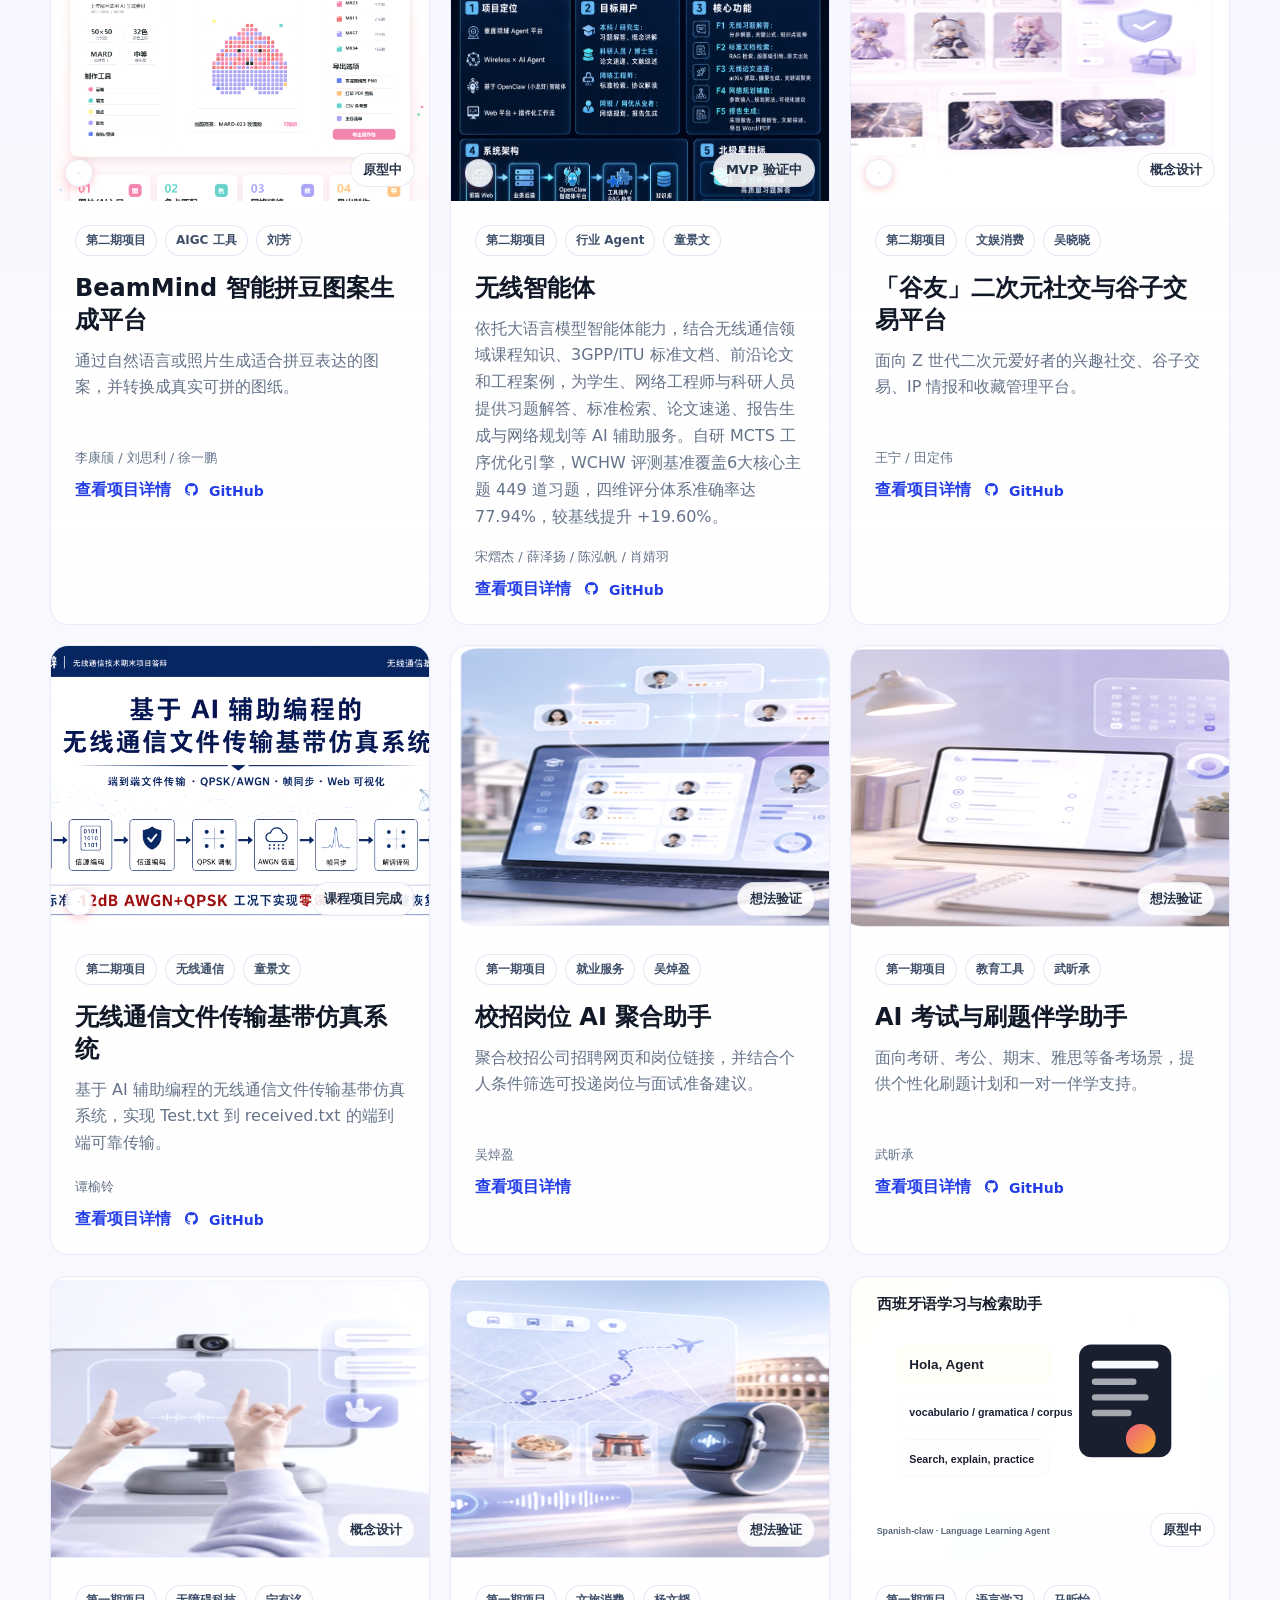
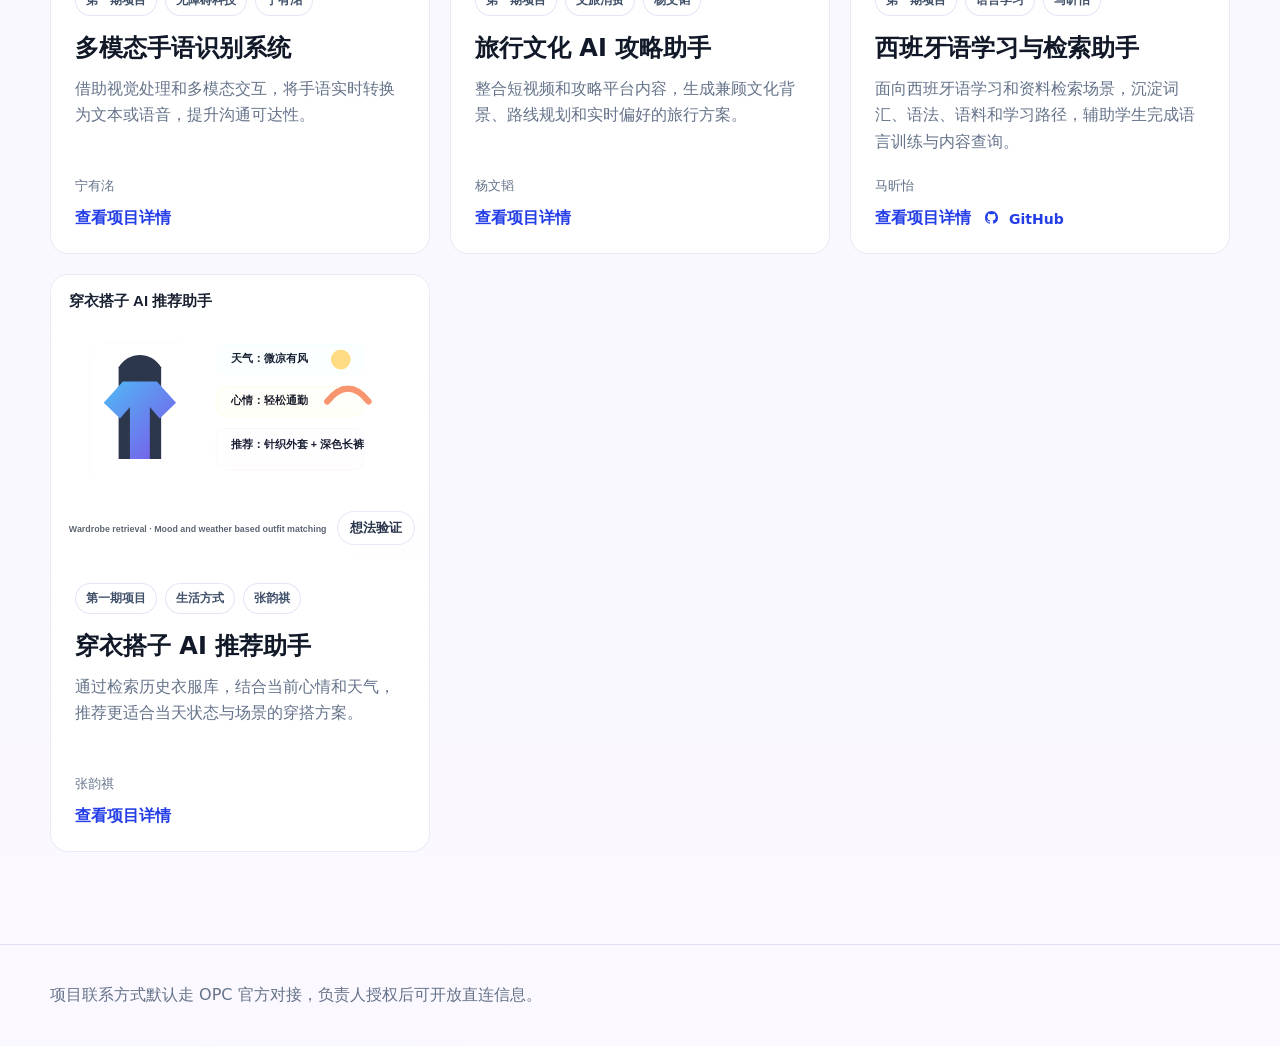
<file: projects.html>
<!doctype html>
<html lang="zh-CN">
  <head>
    <meta charset="utf-8">
    <meta name="viewport" content="width=device-width, initial-scale=1">
    <title>项目库 | OPC + Agent AI 原生创业工场</title>
    <meta name="description" content="浏览 OPC 训练营项目库，查看项目负责人、团队、阶段和资源需求。">
    <link rel="stylesheet" href="assets/styles.css">
  </head>
  <body>
    <div class="site-shell">
      <header class="topbar">
        <nav class="nav container" aria-label="主导航">
          <a class="brand" href="index.html"><span class="brand-mark">OPC</span><span>项目库</span></a>
          <button class="nav-toggle" id="nav-toggle" type="button" aria-expanded="false" aria-controls="nav-links">菜单</button>
          <div class="nav-links" id="nav-links">
            <a href="index.html">首页</a>
            <a href="index.html#resources">资源</a>
            <a href="projects.html">项目库</a>
            <a href="https://desktop-5l7d034.tail7b200c.ts.net/" target="_blank" rel="noopener noreferrer">TA-Claw</a>
            <a class="nav-cta" href="index.html#contact">发起合作</a>
            <a class="lang-switch" href="projects-en.html" title="Switch to English">中 / EN</a>
          </div>
        </nav>
      </header>

      <main class="container">
        <section class="page-hero">
          <h1>学生项目库与合作线索</h1>
          <p>这里展示训练营中正在形成的 AI 原生项目。合作方可以按方向筛选项目，进入详情查看负责人、团队、阶段和资源需求。</p>
        </section>

        <section class="section tight" aria-label="项目筛选">
          <div class="library-toolbar">
            <div class="filters" id="project-filters">
              <button class="filter-button is-active" data-filter="全部" type="button">全部</button>
              <button class="filter-button" data-filter="金融投资" type="button">金融投资</button>
              <button class="filter-button" data-filter="教育科研" type="button">教育科研</button>
              <button class="filter-button" data-filter="心理健康" type="button">心理健康</button>
            </div>
            <span class="project-count" id="project-count"></span>
          </div>
          <div class="project-grid" id="project-grid"></div>
        </section>
      </main>

      <footer class="site-footer">
        <div class="container">项目联系方式默认走 OPC 官方对接，负责人授权后可开放直连信息。</div>
      </footer>
    </div>
    <script type="module" src="assets/main.js"></script>
    <script src="assets/tracker.js"></script>
  </body>
</html>
</file>
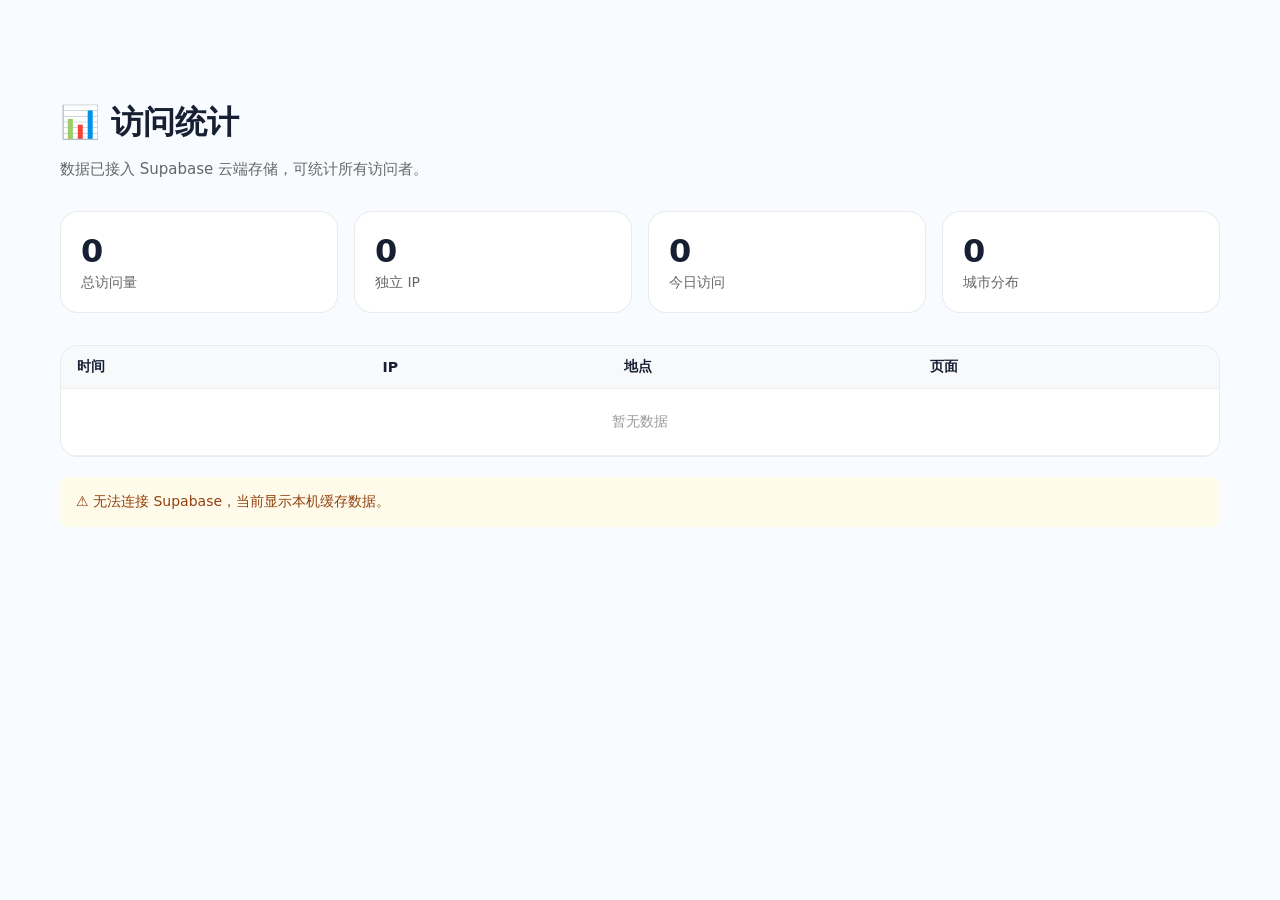
<file: stats.html>
<!doctype html>
<html lang="zh-CN">
  <head>
    <meta charset="utf-8">
    <meta name="viewport" content="width=device-width, initial-scale=1">
    <title>访问统计 | OPC + Agent AI</title>
    <link rel="stylesheet" href="assets/styles.css">
    <style>
      .stats-wrap { max-width: 1200px; margin: 0 auto; padding: 80px 20px 40px; }
      .stats-header { margin-bottom: 32px; }
      .stats-header h1 { font-size: 32px; margin-bottom: 8px; }
      .stats-header p { color: #666; font-size: 15px; }
      .stats-grid {
        display: grid;
        grid-template-columns: repeat(4, 1fr);
        gap: 16px;
        margin-bottom: 32px;
      }
      .stat-card {
        background: #fff;
        border-radius: var(--radius);
        padding: 20px;
        border: 1px solid rgba(0,0,0,0.08);
      }
      .stat-value { font-size: 32px; font-weight: 700; color: var(--ink); }
      .stat-label { font-size: 14px; color: #666; margin-top: 4px; }
      .stats-table-wrap {
        background: #fff;
        border-radius: var(--radius);
        border: 1px solid rgba(0,0,0,0.08);
        overflow: hidden;
      }
      .stats-table {
        width: 100%;
        border-collapse: collapse;
        font-size: 14px;
      }
      .stats-table th,
      .stats-table td {
        padding: 12px 16px;
        text-align: left;
        border-bottom: 1px solid #f0f0f0;
      }
      .stats-table th {
        background: #f8f9fa;
        font-weight: 600;
      }
      .stats-table tr:hover { background: #f8f9fa; }
      .stats-note {
        margin-top: 20px;
        padding: 16px;
        background: #fffbeb;
        border-radius: 8px;
        font-size: 14px;
        color: #92400e;
      }
      @media (max-width: 768px) {
        .stats-grid { grid-template-columns: repeat(2, 1fr); }
      }
    </style>
  </head>
  <body>
    <div class="stats-wrap">
      <div class="stats-header">
        <h1>📊 访问统计</h1>
        <p>数据已接入 Supabase 云端存储，可统计所有访问者。</p>
      </div>

      <div class="stats-grid" id="stats-summary"></div>

      <div class="stats-table-wrap">
        <table class="stats-table">
          <thead>
            <tr>
              <th>时间</th>
              <th>IP</th>
              <th>地点</th>
              <th>页面</th>
            </tr>
          </thead>
          <tbody id="stats-body"></tbody>
        </table>
      </div>

      <div class="stats-note">
        <strong>说明：</strong>数据已接入 Supabase 云端存储，可统计所有访问者。
        访问者的 IP 与地理位置通过 <code>ipapi.co</code> 获取，写入 Supabase 后在本页展示。
      </div>
    </div>

    <script>
      (async function () {
        const SUPABASE_URL = "https://uwhntylvimegzdtsfwkc.supabase.co";
        const SUPABASE_KEY = "eyJhbGciOiJIUzI1NiIsInR5cCI6IkpXVCJ9.eyJpc3MiOiJzdXBhYmFzZSIsInJlZiI6InV3aG50eWx2aW1lZ3pkdHNmd2tjIiwicm9sZSI6ImFub24iLCJpYXQiOjE3ODEwNTI4MTcsImV4cCI6MjA5NjYyODgxN30.OEuJdbahdfXyy3MgWFTw2-vn3oZrHwH0MTBroyFCV98";

        let logs = [];
        try {
          const res = await fetch(`${SUPABASE_URL}/rest/v1/visits?order=time.desc`, {
            headers: { apikey: SUPABASE_KEY, "Content-Type": "application/json" }
          });
          logs = await res.json();
        } catch (e) {
          logs = JSON.parse(localStorage.getItem("opc_visit_log") || "[]");
          document.querySelector(".stats-note").textContent = "⚠️ 无法连接 Supabase，当前显示本机缓存数据。";
        }

        const total = logs.length;
        const uniqueIps = new Set(logs.map(l => l.ip)).size;
        const todayStr = new Date().toDateString();
        const todayVisits = logs.filter(l => new Date(l.time).toDateString() === todayStr).length;
        const uniqueCities = new Set(logs.map(l => l.city)).size;

        document.getElementById("stats-summary").innerHTML = `
          <div class="stat-card"><div class="stat-value">${total}</div><div class="stat-label">总访问量</div></div>
          <div class="stat-card"><div class="stat-value">${uniqueIps}</div><div class="stat-label">独立 IP</div></div>
          <div class="stat-card"><div class="stat-value">${todayVisits}</div><div class="stat-label">今日访问</div></div>
          <div class="stat-card"><div class="stat-value">${uniqueCities}</div><div class="stat-label">城市分布</div></div>
        `;

        const tbody = document.getElementById("stats-body");
        tbody.innerHTML = logs.length
          ? logs.map(log => `
            <tr>
              <td>${new Date(log.time).toLocaleString("zh-CN")}</td>
              <td>${log.ip}</td>
              <td>${[log.city, log.region, log.country].filter(Boolean).join("，")}</td>
              <td>${log.page}</td>
            </tr>
          `).join("")
          : '<tr><td colspan="4" style="text-align:center;color:#999;padding:24px;">暂无数据</td></tr>';
      })();
    </script>
  </body>
</html>
</file>
<file: assets/styles.css>
:root {
  --ink: #172033;
  --muted: #65738a;
  --line: rgba(105, 89, 190, 0.16);
  --paper: #f8fbff;
  --surface: rgba(255, 255, 255, 0.78);
  --surface-strong: #ffffff;
  --accent: #7c4dff;
  --accent-dark: #243ee7;
  --signal: #ff4fad;
  --gold: #d6b87a;
  --soft-blue: rgba(124, 77, 255, 0.1);
  --radius: 18px;
  --shadow: none;
}

* {
  box-sizing: border-box;
}

html {
  scroll-behavior: smooth;
}

body {
  margin: 0;
  background: var(--paper);
  color: var(--ink);
  font-family: "Segoe UI", "Microsoft YaHei", system-ui, sans-serif;
  letter-spacing: 0;
}

a {
  color: inherit;
  text-decoration: none;
}

img {
  display: block;
  max-width: 100%;
}

.site-shell {
  min-height: 100vh;
  background:
    radial-gradient(circle at 16% 0%, rgba(151, 214, 255, 0.52), transparent 34vw),
    radial-gradient(circle at 56% 10%, rgba(255, 198, 229, 0.48), transparent 28vw),
    radial-gradient(circle at 78% 4%, rgba(225, 210, 255, 0.54), transparent 32vw),
    linear-gradient(180deg, #f8fcff 0%, #f7f8ff 46%, #fbf8ff 100%);
}

.container {
  width: min(1180px, calc(100% - 40px));
  margin: 0 auto;
}

.topbar {
  position: sticky;
  top: 0;
  z-index: 20;
  border-bottom: 1px solid rgba(105, 89, 190, 0.1);
  background: rgba(248, 251, 255, 0.78);
  backdrop-filter: blur(18px);
}

.nav {
  display: flex;
  align-items: center;
  justify-content: space-between;
  min-height: 72px;
}

.brand {
  display: inline-flex;
  align-items: center;
  gap: 12px;
  font-weight: 750;
}

.brand-mark {
  display: grid;
  width: 34px;
  height: 34px;
  place-items: center;
  border-radius: 50%;
  background: linear-gradient(135deg, #2878ff, #8f4dff);
  color: #fff;
  font-size: 13px;
}

.nav-links {
  display: flex;
  align-items: center;
  gap: 22px;
  color: #40506a;
  font-size: 14px;
}

.nav-cta,
.button {
  display: inline-flex;
  align-items: center;
  justify-content: center;
  min-height: 42px;
  border-radius: 999px;
  padding: 0 18px;
  background: var(--ink);
  color: #fff;
  font-weight: 650;
  transition: transform 180ms ease, background 180ms ease;
}

.nav-cta:hover,
.button:hover {
  background: var(--accent);
  transform: translateY(-1px);
}

.lang-switch {
  display: inline-flex;
  align-items: center;
  justify-content: center;
  min-height: 34px;
  padding: 0 12px;
  border-radius: 999px;
  border: 1px solid rgba(105, 89, 190, 0.24);
  color: var(--accent);
  font-weight: 650;
  font-size: 13px;
  text-decoration: none;
  transition: background 0.2s, color 0.2s;
}

.lang-switch:hover {
  background: rgba(105, 89, 190, 0.1);
}

.button.secondary {
  border: 1px solid rgba(105, 89, 190, 0.16);
  background: rgba(255, 255, 255, 0.86);
  color: var(--ink);
}

.lift-on-hover {
  transition: transform 180ms ease, border-color 180ms ease, background 180ms ease, filter 180ms ease;
  will-change: transform;
}

.lift-on-hover:hover {
  transform: translateY(-6px);
}

.nav-toggle {
  display: none;
  border: 1px solid var(--line);
  border-radius: 999px;
  background: rgba(255, 255, 255, 0.82);
  color: var(--ink);
  padding: 8px 12px;
}

.hero {
  display: grid;
  grid-template-columns: minmax(0, 1fr) 470px;
  gap: 56px;
  align-items: center;
  min-height: calc(100dvh - 72px);
  padding: 70px 0 52px;
}

.hero h1,
.page-hero h1,
.detail-hero h1 {
  max-width: 850px;
  margin: 0;
  font-size: clamp(44px, 7vw, 92px);
  line-height: 0.96;
  font-weight: 780;
  letter-spacing: 0;
  text-wrap: balance;
  font-family: Georgia, "Times New Roman", "Microsoft YaHei", serif;
  background: linear-gradient(100deg, #2185ff 8%, #7c4dff 54%, #5b38d7 88%);
  -webkit-background-clip: text;
  background-clip: text;
  color: transparent;
}

.hero p,
.page-hero p,
.detail-hero p {
  max-width: 620px;
  color: #34445b;
  font-size: 19px;
  line-height: 1.7;
}

.page-hero h1,
.page-hero p {
  max-width: none;
}

.hero-actions {
  display: flex;
  flex-wrap: wrap;
  gap: 12px;
  margin-top: 30px;
}

.hero-panel {
  position: relative;
  overflow: hidden;
  border: 1px solid rgba(105, 89, 190, 0.15);
  border-radius: 28px;
  background: rgba(255, 255, 255, 0.74);
  backdrop-filter: blur(20px);
}

.hero-panel::before {
  position: absolute;
  inset: 0;
  z-index: 1;
  pointer-events: none;
  content: "";
  background: linear-gradient(135deg, rgba(124, 77, 255, 0.14), transparent 44%, rgba(255, 79, 173, 0.12));
  opacity: 0.72;
}

.hero-panel img {
  width: 100%;
  height: 360px;
  object-fit: cover;
  opacity: 1;
  mix-blend-mode: normal;
  filter: none;
}

.hero-panel__caption {
  position: relative;
  z-index: 2;
  border-top: 1px solid rgba(105, 89, 190, 0.12);
  padding: 22px;
}

.hero-panel__caption strong {
  display: block;
  margin-bottom: 8px;
  font-size: 22px;
}

.hero-panel__caption span {
  color: var(--muted);
  line-height: 1.6;
}

.home-hero {
  padding: 68px 0 30px;
}

.home-hero h1 {
  max-width: none;
  margin: 48px 0 36px;
  font-size: clamp(42px, 5vw, 76px);
  line-height: 1.15;
  font-weight: 780;
  letter-spacing: 0;
  text-wrap: balance;
  font-family: Georgia, "Times New Roman", "Microsoft YaHei", serif;
  background: linear-gradient(100deg, #2185ff 8%, #7c4dff 54%, #5b38d7 88%);
  -webkit-background-clip: text;
  background-clip: text;
  color: transparent;
}

.home-hero p {
  max-width: none;
  margin: 0 0 12px;
  color: #34445b;
  font-size: 19px;
  line-height: 1.7;
}

.home-info-bar {
  display: grid;
  grid-template-columns: repeat(4, 1fr);
  gap: 18px;
  padding-bottom: 52px;
}

.home-info-item {
  min-height: 118px;
  padding: 24px 28px;
  border: 1px solid rgba(105, 89, 190, 0.13);
  border-radius: 18px;
  background:
    linear-gradient(180deg, rgba(255, 255, 255, 0.96), rgba(255, 255, 255, 0.76)),
    rgba(255, 255, 255, 0.8);
  backdrop-filter: blur(18px);
}

.home-info-item span {
  display: block;
  margin-bottom: 14px;
  color: var(--muted);
  font-size: 14px;
}

.home-info-item strong {
  color: #111827;
  font-size: 24px;
  line-height: 1.25;
}

.teaching-grid {
  display: grid;
  grid-template-columns: repeat(4, 1fr);
  gap: 18px;
}

.teaching-card {
  padding: 28px;
  border-radius: var(--radius);
  border: 1px solid rgba(105, 89, 190, 0.1);
  background:
    linear-gradient(180deg, rgba(255, 255, 255, 0.96), rgba(255, 255, 255, 0.76)),
    rgba(255, 255, 255, 0.8);
  backdrop-filter: blur(18px);
}

.teaching-card:nth-child(1) {
  border-top: 3px solid rgba(33, 150, 255, 0.55);
}

.teaching-card:nth-child(2) {
  border-top: 3px solid rgba(124, 77, 255, 0.55);
}

.teaching-card:nth-child(3) {
  border-top: 3px solid rgba(255, 79, 173, 0.55);
}

.teaching-card:nth-child(4) {
  border-top: 3px solid rgba(0, 201, 167, 0.55);
}

.teaching-card span[aria-hidden="true"] {
  display: block;
  margin-bottom: 14px;
  color: var(--accent);
  font-family: "Cascadia Mono", Consolas, monospace;
  font-size: 13px;
  font-weight: 700;
}

.teaching-card h3 {
  margin: 0 0 12px;
  font-size: 22px;
  color: #111827;
}

.teaching-card p {
  margin: 0;
  color: var(--muted);
  font-size: 15px;
  line-height: 1.75;
}

.section {
  position: relative;
  isolation: isolate;
  padding: 92px 0;
}

.section.container::after {
  position: absolute;
  z-index: -1;
  inset: 22px auto 22px 50%;
  width: 100vw;
  margin-left: -50vw;
  content: "";
  background: transparent;
  border-block: 1px solid transparent;
  pointer-events: none;
}

#teaching::after {
  background: linear-gradient(180deg, rgba(241, 248, 255, 0.72), rgba(248, 252, 255, 0.42));
  border-color: rgba(94, 168, 255, 0.08);
}

#mentors::after {
  background: linear-gradient(180deg, rgba(248, 246, 255, 0.78), rgba(255, 255, 255, 0.36));
  border-color: rgba(124, 77, 255, 0.08);
}

#model::after {
  background: linear-gradient(180deg, rgba(255, 250, 241, 0.76), rgba(255, 255, 255, 0.38));
  border-color: rgba(255, 177, 92, 0.1);
}

#contact::after {
  background: linear-gradient(180deg, rgba(241, 252, 249, 0.74), rgba(255, 255, 255, 0.36));
  border-color: rgba(54, 185, 151, 0.09);
}

#projects::after {
  background: linear-gradient(180deg, rgba(246, 249, 255, 0.78), rgba(255, 255, 255, 0.36));
  border-color: rgba(72, 113, 255, 0.08);
}

#demo-day::after {
  background: linear-gradient(180deg, rgba(255, 247, 252, 0.78), rgba(255, 255, 255, 0.36));
  border-color: rgba(255, 79, 173, 0.08);
}

#camp-stats::after {
  background: linear-gradient(180deg, rgba(247, 252, 242, 0.76), rgba(255, 255, 255, 0.36));
  border-color: rgba(127, 190, 91, 0.1);
}

.section:nth-of-type(2n + 4) {
  position: relative;
}

.section:nth-of-type(2n + 4)::before {
  position: absolute;
  top: 34px;
  left: max(20px, calc((100vw - 1180px) / 2));
  width: 72px;
  height: 1px;
  content: "";
  background: linear-gradient(90deg, var(--signal), transparent);
}

.section.tight {
  padding-top: 46px;
}

.section h2 {
  max-width: 760px;
  margin: 0 0 22px;
  font-size: clamp(32px, 4vw, 58px);
  line-height: 1.05;
  font-weight: 760;
  text-wrap: balance;
}

.section-lead {
  max-width: none;
  margin: 0 0 36px;
  color: var(--muted);
  font-size: 18px;
  line-height: 1.75;
}

.metrics {
  display: grid;
  grid-template-columns: repeat(4, 1fr);
  overflow: hidden;
  border: 1px solid rgba(105, 89, 190, 0.12);
  border-radius: 26px;
}

.metric {
  min-height: 148px;
  padding: 28px 24px;
  border-right: 1px solid var(--line);
  background:
    linear-gradient(180deg, rgba(255, 255, 255, 0.92), rgba(255, 255, 255, 0.72)),
    rgba(255, 255, 255, 0.72);
}

.metric:last-child {
  border-right: 0;
}

.metric strong {
  display: block;
  font-size: clamp(42px, 6vw, 72px);
  line-height: 1;
  color: #101828;
  font-family: "Cascadia Mono", Consolas, monospace;
}

.metric span {
  display: block;
  margin-top: 12px;
  color: var(--muted);
}

.loop {
  display: grid;
  grid-template-columns: repeat(6, 1fr);
  gap: 1px;
  overflow: hidden;
  border: 1px solid var(--line);
  border-radius: var(--radius);
  background: rgba(105, 89, 190, 0.12);
}

.loop-step {
  min-height: 170px;
  padding: 22px;
  background: rgba(255, 255, 255, 0.74);
}

.loop-step:hover {
  background: #fff;
  outline: 1px solid rgba(124, 77, 255, 0.22);
  outline-offset: -1px;
  filter: none;
}

.loop-step span {
  color: var(--accent);
  font-family: "Cascadia Mono", Consolas, monospace;
  font-size: 13px;
}

.loop-step strong {
  display: block;
  margin-top: 30px;
  font-size: 20px;
}

.model-extra {
  margin-top: 46px;
}

.model-extra h3 {
  margin: 46px 0 22px;
  font-size: clamp(28px, 3.6vw, 48px);
  line-height: 1.05;
  font-weight: 760;
}

.model-showcase {
  display: grid;
  grid-template-columns: 1fr;
  gap: 20px;
  margin: 36px 0 22px;
}

.model-showcase .model-panel {
  display: grid;
  grid-template-columns: repeat(2, 1fr);
  gap: 18px;
}

.model-poster,
.model-method {
  border: 1px solid rgba(105, 89, 190, 0.13);
  border-radius: 24px;
  background:
    linear-gradient(180deg, rgba(255, 255, 255, 0.96), rgba(255, 255, 255, 0.76)),
    rgba(255, 255, 255, 0.8);
  backdrop-filter: blur(18px);
}

.model-poster {
  display: grid;
  place-items: center;
  min-height: clamp(460px, 58vw, 760px);
  aspect-ratio: 16 / 9;
  margin: 0;
  overflow: hidden;
  padding: 0;
}

.model-poster img {
  width: 100%;
  height: 100%;
  object-fit: cover;
  object-position: center;
}

.model-panel {
  display: grid;
  gap: 18px;
}

.model-method {
  padding: 28px;
}

.model-method span {
  color: var(--accent);
  font-family: "Cascadia Mono", Consolas, monospace;
  font-size: 12px;
  font-weight: 700;
}

.model-method h3 {
  margin: 12px 0 12px;
  color: #111827;
  font-size: 26px;
}

.model-method p {
  margin: 0;
  color: var(--muted);
  font-size: 16px;
  line-height: 1.75;
}

.stats-overview {
  display: grid;
  grid-template-columns: repeat(4, 1fr);
  gap: 14px;
  margin: 34px 0 18px;
}

.stat-kpi,
.stats-card {
  border: 1px solid var(--line);
  border-radius: 24px;
  background: rgba(255, 255, 255, 0.76);
}

.stat-kpi {
  padding: 22px;
}

.stat-kpi strong {
  display: block;
  margin-bottom: 6px;
  font-family: Georgia, "Times New Roman", "Microsoft YaHei", serif;
  font-size: clamp(34px, 5vw, 56px);
  line-height: 0.95;
  background: linear-gradient(135deg, #1677ff 10%, #7c3cff 72%);
  -webkit-background-clip: text;
  background-clip: text;
  color: transparent;
}

.stat-kpi span,
.stats-source {
  color: var(--muted);
}

.stats-grid {
  display: grid;
  grid-template-columns: repeat(2, minmax(0, 1fr));
  gap: 18px;
}

.stats-card {
  padding: 24px;
}

.stats-card--wide {
  grid-column: 1 / -1;
}

.stats-card__head {
  display: flex;
  align-items: baseline;
  justify-content: space-between;
  gap: 14px;
  margin-bottom: 22px;
}

.stats-card__head h3 {
  margin: 0;
  font-size: 24px;
}

.stats-card__head span {
  color: var(--accent);
  font-family: "Cascadia Mono", Consolas, monospace;
  font-size: 12px;
}

.stat-bars,
.background-cloud {
  display: grid;
  gap: 12px;
  padding: 0;
  margin: 0;
  list-style: none;
}

.stat-bar {
  display: grid;
  gap: 10px;
  padding: 14px;
  border: 1px solid rgba(124, 77, 255, 0.14);
  border-radius: 18px;
  background: rgba(255, 255, 255, 0.54);
}

.stat-bar__label {
  display: flex;
  justify-content: space-between;
  gap: 14px;
  color: var(--ink);
}

.stat-bar__label strong {
  white-space: nowrap;
}

.stat-bar__track {
  height: 8px;
  overflow: hidden;
  border-radius: 999px;
  background: rgba(52, 97, 255, 0.08);
}

.stat-bar__track span {
  display: block;
  height: 100%;
  border-radius: inherit;
  background: linear-gradient(90deg, #2196ff, #7c4dff);
}

.background-cloud {
  grid-template-columns: repeat(3, 1fr);
}

.background-chip {
  display: flex;
  align-items: center;
  justify-content: space-between;
  gap: 14px;
  min-height: 72px;
  padding: 18px;
  border: 1px solid rgba(124, 77, 255, 0.14);
  border-radius: 20px;
  background: linear-gradient(135deg, rgba(255, 255, 255, 0.78), rgba(238, 243, 255, 0.7));
}

.background-chip strong {
  color: var(--accent);
  white-space: nowrap;
}

.stats-source {
  margin: 18px 0 0;
  font-size: 14px;
}

.partner-grid {
  display: grid;
  grid-template-columns: 1.15fr 0.85fr 0.85fr;
  gap: 18px;
}

.partner-tile,
.project-card,
.contact-panel,
.detail-grid article {
  border: 1px solid rgba(105, 89, 190, 0.13);
  border-radius: var(--radius);
  background:
    linear-gradient(180deg, rgba(255, 255, 255, 0.96), rgba(255, 255, 255, 0.76)),
    rgba(255, 255, 255, 0.8);
  backdrop-filter: blur(18px);
}

.partner-tile {
  min-height: 300px;
  padding: 30px;
}

.partner-tile--zsl {
  background:
    radial-gradient(circle at 80% 0%, rgba(255, 79, 173, 0.22), transparent 40%),
    linear-gradient(135deg, rgba(76, 98, 255, 0.92), rgba(124, 77, 255, 0.9));
  color: #fff;
}

.partner-tile--ttwang {
  background: linear-gradient(180deg, rgba(241, 248, 255, 0.92), rgba(219, 234, 254, 0.78));
  border-color: rgba(59, 130, 246, 0.2);
}

.partner-tile--liuf {
  background: linear-gradient(180deg, rgba(255, 241, 242, 0.92), rgba(255, 228, 230, 0.78));
  border-color: rgba(244, 63, 94, 0.2);
}

.partner-tile--tong {
  background: linear-gradient(180deg, rgba(236, 253, 245, 0.92), rgba(209, 250, 229, 0.78));
  border-color: rgba(16, 185, 129, 0.2);
}

.partner-tile--zsl-soft {
  background: linear-gradient(180deg, rgba(248, 246, 255, 0.92), rgba(241, 235, 255, 0.78));
  border-color: rgba(124, 77, 255, 0.2);
}

.partner-tile p {
  color: inherit;
  opacity: 0.76;
  line-height: 1.7;
}

.partner-tile ul {
  display: grid;
  gap: 12px;
  margin: 30px 0 0;
  padding: 0;
  list-style: none;
}

.partner-tile li {
  padding-top: 12px;
  border-top: 1px solid currentColor;
  opacity: 0.86;
}

.partner-tile--ttwang li,
.partner-tile--liuf li,
.partner-tile--tong li,
.partner-tile--zsl-soft li {
  opacity: 0.72;
}

.project-grid {
  display: grid;
  grid-template-columns: repeat(3, 1fr);
  gap: 20px;
}

.project-section-head {
  display: grid;
  grid-template-columns: minmax(0, 1fr) auto;
  gap: 28px;
  align-items: end;
  margin-bottom: 34px;
}

.project-section-head .section-lead {
  margin-bottom: 0;
}

.project-controls {
  display: grid;
  justify-items: end;
  gap: 14px;
}

.cohort-tabs,
.carousel-arrows {
  display: flex;
  flex-wrap: wrap;
  gap: 10px;
  justify-content: flex-end;
}

.cohort-tab,
.arrow-button {
  min-height: 40px;
  border: 1px solid rgba(105, 89, 190, 0.16);
  border-radius: 999px;
  background: rgba(255, 255, 255, 0.76);
  color: #40506a;
  cursor: pointer;
  font-weight: 700;
}

.cohort-tab {
  padding: 0 16px;
}

.cohort-tab.is-active {
  border-color: rgba(124, 77, 255, 0.34);
  background: rgba(124, 77, 255, 0.12);
  color: var(--accent);
}

.arrow-button {
  width: 44px;
  font-size: 18px;
}

.arrow-button:disabled {
  cursor: not-allowed;
  opacity: 0.42;
}

.featured-carousel {
  display: grid;
  grid-template-columns: repeat(3, minmax(0, 1fr));
  gap: 20px;
}

.project-card {
  overflow: hidden;
  transition: border-color 180ms ease, transform 180ms ease;
}

.project-card:hover {
  border-color: rgba(124, 77, 255, 0.3);
}

.project-card__media {
  position: relative;
  display: block;
  aspect-ratio: 4 / 3;
  overflow: hidden;
  background: var(--soft-blue);
}

.project-card__media img {
  width: 100%;
  height: 100%;
  object-fit: cover;
  filter: saturate(0.78) contrast(1.02) brightness(1.04);
  transition: transform 500ms ease;
}

.project-card:hover img {
  transform: scale(1.04);
}

.project-card__media span {
  position: absolute;
  right: 14px;
  bottom: 14px;
  border-radius: 999px;
  padding: 7px 12px;
  background: rgba(255, 255, 255, 0.88);
  color: #27344a;
  border: 1px solid rgba(105, 89, 190, 0.14);
  font-size: 13px;
  font-weight: 650;
}

.project-card__video-badge {
  position: absolute;
  left: 14px;
  bottom: 14px;
  display: inline-flex;
  align-items: center;
  justify-content: center;
  width: 28px;
  height: 28px;
  border-radius: 50%;
  background: rgba(255, 79, 79, 0.92);
  color: #fff;
  box-shadow: 0 2px 8px rgba(255, 79, 79, 0.3);
}

.project-card__body {
  padding: 24px;
}

.meta-row {
  display: flex;
  flex-wrap: wrap;
  gap: 8px;
  margin-bottom: 16px;
}

.meta-row span,
.tag-list span {
  border: 1px solid var(--line);
  border-radius: 999px;
  padding: 6px 10px;
  background: rgba(255, 255, 255, 0.72);
  color: #40506a;
  font-size: 12px;
  font-weight: 650;
}

.project-card h3 {
  margin: 0 0 12px;
  font-size: 24px;
  color: #111827;
}

.project-card p {
  min-height: 84px;
  margin: 0 0 16px;
  color: var(--muted);
  line-height: 1.68;
}

.project-card__foot {
  display: flex;
  align-items: center;
  gap: 14px;
}

.project-card__team {
  margin: 0 0 12px;
  color: var(--muted);
  font-size: 13px;
  line-height: 1.6;
}

.project-card__github {
  display: inline-flex;
  align-items: center;
  gap: 5px;
  color: var(--accent-dark);
  font-size: 14px;
  font-weight: 700;
}

.text-link,
.back-link {
  color: var(--accent-dark);
  font-weight: 700;
}

.resource-list {
  display: grid;
  grid-template-columns: repeat(2, 1fr);
  gap: 0;
  margin: 0;
  padding: 0;
  border-top: 1px solid var(--line);
  list-style: none;
}

.resource-list li {
  display: flex;
  gap: 24px;
  padding: 28px 0;
  border-bottom: 1px solid var(--line);
  font-size: 22px;
}

.resource-list span {
  color: var(--accent);
  font-family: "Cascadia Mono", Consolas, monospace;
}

.cta-band {
  display: grid;
  grid-template-columns: 1fr auto;
  gap: 28px;
  align-items: center;
  padding: 42px;
  border-radius: 28px;
  border: 1px solid rgba(105, 89, 190, 0.16);
  background:
    radial-gradient(circle at 82% 16%, rgba(255, 79, 173, 0.2), transparent 32%),
    linear-gradient(135deg, #2d6cff, #7c4dff 62%, #a55cff);
  color: #fff;
}

.cta-band p {
  max-width: 720px;
  color: rgba(255, 255, 255, 0.74);
  line-height: 1.7;
}

.cta-band .button.secondary {
  border-color: rgba(255, 255, 255, 0.28);
  background: #f8fbff;
  color: #172033;
}

.site-footer {
  padding: 40px 0;
  border-top: 1px solid var(--line);
  color: var(--muted);
}

.footer-row {
  display: flex;
  justify-content: space-between;
  align-items: center;
  gap: 16px;
  flex-wrap: wrap;
}

.stats-link {
  display: inline-flex;
  align-items: center;
  justify-content: center;
  width: 32px;
  height: 32px;
  border-radius: 50%;
  background: rgba(0, 0, 0, 0.04);
  color: var(--muted);
  text-decoration: none;
  font-size: 16px;
  transition: background 0.2s, color 0.2s;
}

.stats-link:hover {
  background: rgba(0, 0, 0, 0.08);
  color: var(--ink);
}

.page-hero {
  padding: 92px 0 44px;
}

.library-toolbar {
  display: flex;
  align-items: center;
  justify-content: space-between;
  gap: 20px;
  margin-bottom: 26px;
}

.filters {
  display: flex;
  flex-wrap: wrap;
  gap: 10px;
}

.filter-button {
  min-height: 38px;
  border: 1px solid var(--line);
  border-radius: 999px;
  padding: 0 14px;
  background: rgba(255, 255, 255, 0.72);
  color: #40506a;
  cursor: pointer;
}

.filter-button.is-active {
  border-color: rgba(124, 77, 255, 0.34);
  background: rgba(124, 77, 255, 0.12);
  color: var(--accent);
}

.project-count {
  color: var(--muted);
  white-space: nowrap;
}

.detail-hero {
  display: grid;
  grid-template-columns: minmax(0, 1fr) 460px;
  gap: 48px;
  align-items: end;
  padding: 78px 0 54px;
}

.detail-hero figure {
  overflow: hidden;
  margin: 0;
  border-radius: 28px;
}

.detail-hero img {
  width: 100%;
  height: auto;
  max-height: 720px;
  object-fit: contain;
}

.detail-hero--text-only {
  grid-template-columns: 1fr;
  padding-bottom: 30px;
}

.detail-hero--text-only h1,
.detail-hero--text-only p {
  max-width: none;
  text-wrap: wrap;
}

.detail-contact-bar {
  display: grid;
  grid-template-columns: repeat(auto-fit, minmax(160px, 1fr));
  gap: 18px;
  padding-bottom: 54px;
}

.contact-bar-item {
  display: grid;
  gap: 6px;
  padding: 22px 28px;
  border: 1px solid rgba(105, 89, 190, 0.13);
  border-radius: var(--radius);
  background:
    linear-gradient(180deg, rgba(255, 255, 255, 0.96), rgba(255, 255, 255, 0.76)),
    rgba(255, 255, 255, 0.8);
  backdrop-filter: blur(18px);
}

.contact-bar-item span {
  color: var(--muted);
  font-size: 13px;
}

.contact-bar-item strong {
  color: var(--ink);
  font-size: 16px;
  font-weight: 650;
  line-height: 1.5;
}

.contact-bar-link strong {
  color: var(--accent-dark);
}

.github-icon {
  display: inline-block;
  vertical-align: middle;
  margin-right: 6px;
  margin-top: -2px;
}

.detail-meta {
  margin-top: 28px;
}

.detail-grid {
  display: grid;
  grid-template-columns: 1fr 1fr 360px;
  gap: 18px;
  padding-bottom: 96px;
}

.detail-grid--with-poster {
  grid-template-columns: 1fr 1fr;
}

.detail-grid article,
.contact-panel {
  padding: 28px;
}

.detail-grid h2 {
  margin: 0 0 14px;
  font-size: 24px;
}

.detail-grid p,
.contact-panel dd {
  color: var(--muted);
  line-height: 1.75;
}

.contact-panel {
  grid-row: span 2;
}

.contact-panel dl {
  display: grid;
  gap: 10px;
}

.contact-panel dt {
  color: var(--ink);
  font-weight: 750;
}

.contact-panel dd {
  margin: 0 0 14px;
}

.wide-card {
  grid-column: span 2;
}

.detail-poster-card,
.detail-video-card {
  grid-column: 1 / -1;
}

.detail-poster-card figure {
  overflow: hidden;
  margin: 0;
  border-radius: 18px;
}

.detail-poster-card img {
  width: 100%;
  height: auto;
  max-height: 900px;
  object-fit: contain;
}

.detail-video-card {
  padding: 28px;
}

.detail-video-card p {
  margin: -8px 0 20px;
  color: var(--muted);
  line-height: 1.7;
}

.detail-video-card video {
  display: block;
  width: 100%;
  max-height: 720px;
  border-radius: 18px;
  background: #111827;
}

.tag-list {
  display: flex;
  flex-wrap: wrap;
  gap: 10px;
}

@media (max-width: 980px) {
  .hero,
  .detail-hero,
  .detail-grid,
  .detail-grid--with-poster {
    grid-template-columns: 1fr;
  }

  .detail-contact-bar {
    grid-template-columns: 1fr;
  }

  .metrics,
  .home-info-bar,
  .project-grid,
  .featured-carousel,
  .partner-grid,
  .stats-overview,
  .background-cloud,
  .teaching-grid {
    grid-template-columns: repeat(2, 1fr);
  }

  .model-showcase {
    grid-template-columns: 1fr;
  }

  .project-section-head {
    grid-template-columns: 1fr;
  }

  .project-controls {
    justify-items: start;
  }

  .cohort-tabs,
  .carousel-arrows {
    justify-content: flex-start;
  }

  .loop {
    grid-template-columns: repeat(3, 1fr);
  }

  .wide-card,
  .contact-panel,
  .detail-poster-card,
  .detail-video-card {
    grid-column: auto;
    grid-row: auto;
  }
}

@media (max-width: 720px) {
  .container {
    width: min(100% - 28px, 1180px);
  }

  .nav-toggle {
    display: inline-flex;
  }

  .nav-links {
    position: absolute;
    top: 72px;
    right: 14px;
    left: 14px;
    display: none;
    flex-direction: column;
    align-items: stretch;
    gap: 0;
    padding: 12px;
    border: 1px solid var(--line);
    border-radius: 18px;
    background: rgba(255, 255, 255, 0.96);
  }

  .nav-links.is-open {
    display: flex;
  }

  .nav-links a {
    padding: 12px;
  }

  .hero {
    padding-top: 42px;
  }

  .home-hero {
    padding-top: 48px;
  }

  .hero h1,
  .home-hero h1,
  .page-hero h1,
  .detail-hero h1 {
    font-size: clamp(40px, 13vw, 58px);
  }

  .metrics,
  .project-grid,
  .featured-carousel,
  .partner-grid,
  .stats-overview,
  .stats-grid,
  .background-cloud,
  .resource-list,
  .loop,
  .teaching-grid {
    grid-template-columns: 1fr;
  }

  .metric {
    border-right: 0;
    border-bottom: 1px solid var(--line);
  }

  .library-toolbar,
  .cta-band {
    grid-template-columns: 1fr;
  }

  .cta-band {
    padding: 28px;
  }

  .model-poster {
    min-height: clamp(320px, 72vw, 520px);
    aspect-ratio: 4 / 3;
  }

  .model-panel {
    grid-template-columns: 1fr;
  }

  /* Compact mobile sizing — more info per screen */
  .section {
    padding: 48px 0;
  }

  .section h2 {
    font-size: clamp(26px, 7vw, 36px);
    margin-bottom: 14px;
  }

  .section-lead {
    font-size: 15px;
    line-height: 1.6;
    margin-bottom: 24px;
  }

  .home-hero {
    padding: 28px 0 18px;
  }

  .home-hero h1 {
    font-size: clamp(28px, 9vw, 42px);
    margin: 18px 0 14px;
  }

  .home-hero p {
    font-size: 15px;
    line-height: 1.6;
  }

  .hero-actions {
    margin-top: 18px;
  }

  .button,
  .nav-cta {
    min-height: 38px;
    padding: 0 14px;
    font-size: 14px;
  }

  .home-info-bar {
    grid-template-columns: repeat(2, 1fr);
    gap: 12px;
    padding-bottom: 36px;
  }

  .home-info-item {
    min-height: 72px;
    padding: 14px 18px;
  }

  .home-info-item span {
    margin-bottom: 8px;
    font-size: 12px;
  }

  .home-info-item strong {
    font-size: 20px;
  }

  .teaching-card {
    padding: 18px;
  }

  .teaching-card span[aria-hidden="true"] {
    margin-bottom: 8px;
    font-size: 12px;
  }

  .teaching-card h3 {
    font-size: 18px;
    margin-bottom: 8px;
  }

  .teaching-card p {
    font-size: 13px;
    line-height: 1.6;
  }

  .loop-step {
    min-height: 90px;
    padding: 14px;
  }

  .loop-step span {
    font-size: 11px;
  }

  .loop-step strong {
    margin-top: 10px;
    font-size: 15px;
  }

  .model-poster {
    min-height: clamp(260px, 92vw, 420px);
    aspect-ratio: 3 / 4;
  }

  .model-method {
    padding: 18px;
  }

  .model-method h3 {
    font-size: 20px;
  }

  .model-method p {
    font-size: 14px;
    line-height: 1.6;
  }

  .partner-tile {
    min-height: auto;
    padding: 18px;
  }

  .partner-tile h3 {
    font-size: 18px;
  }

  .partner-tile p {
    font-size: 13px;
    line-height: 1.6;
  }

  .partner-tile ul {
    gap: 8px;
    margin-top: 16px;
  }

  .partner-tile li {
    padding-top: 8px;
    font-size: 13px;
  }

  .mentor-card {
    padding: 16px;
    gap: 10px;
  }

  .mentor-avatar-frame {
    width: 62px;
    height: 62px;
    flex-basis: 62px;
    box-shadow: inset 0 0 0 4px rgba(255, 255, 255, 0.78);
  }

  .mentor-avatar {
    width: 54px;
    height: 54px;
  }

  .mentor-name {
    font-size: 15px;
  }

  .mentor-title {
    font-size: 12px;
  }

  .mentor-research {
    font-size: 13px;
  }

  .project-card__body {
    padding: 16px;
  }

  .project-card h3 {
    font-size: 18px;
  }

  .project-card p {
    min-height: auto;
    font-size: 13px;
  }

  .demo-day-card__body {
    padding: 16px;
  }

  .demo-day-card__body h3 {
    font-size: 18px;
  }

  .demo-day-card__body p {
    min-height: auto;
    font-size: 13px;
  }

  .stats-card {
    padding: 16px;
  }

  .stats-card__head h3 {
    font-size: 18px;
  }

  .stat-bar {
    padding: 10px;
  }

  .background-chip {
    min-height: 52px;
    padding: 12px;
  }

  .cta-band {
    padding: 20px;
    gap: 18px;
  }

  .cta-band h2 {
    font-size: 22px;
  }

  .cta-band p {
    font-size: 14px;
  }
}

/* Mentor wall */
.mentor-grid {
  display: grid;
  grid-template-columns: repeat(3, 1fr);
  gap: 18px;
}

.mentor-card {
  display: grid;
  gap: 14px;
  padding: 24px;
  border: 1px solid rgba(105, 89, 190, 0.13);
  border-radius: var(--radius);
  background:
    linear-gradient(180deg, rgba(255, 255, 255, 0.96), rgba(255, 255, 255, 0.76)),
    rgba(255, 255, 255, 0.8);
  backdrop-filter: blur(18px);
  color: inherit;
  text-decoration: none;
  cursor: pointer;
}

.mentor-card[data-mentor-id="shengli-zhang"] {
  background: linear-gradient(180deg, #f3efff, #ebe6ff);
  border-color: rgba(124, 77, 255, 0.22);
}

.mentor-card[data-mentor-id="taotao-wang"] {
  background: linear-gradient(180deg, #eff6ff, #dbeafe);
  border-color: rgba(59, 130, 246, 0.22);
}

.mentor-card[data-mentor-id="xiaoxiao-wu"] {
  background: linear-gradient(180deg, #e0f2fe, #bae6fd);
  border-color: rgba(14, 165, 233, 0.22);
}

.mentor-card[data-mentor-id="fang-liu"] {
  background: linear-gradient(180deg, #fff1f2, #ffe4e6);
  border-color: rgba(244, 63, 94, 0.22);
}

.mentor-card[data-mentor-id="jingwen-tong"] {
  background: linear-gradient(180deg, #ecfdf5, #d1fae5);
  border-color: rgba(16, 185, 129, 0.22);
}

.mentor-card__head {
  display: flex;
  align-items: center;
  gap: 20px;
}

.mentor-avatar-frame {
  display: grid;
  place-items: center;
  width: 92px;
  height: 92px;
  border-radius: 50%;
  flex: 0 0 92px;
  background:
    linear-gradient(135deg, rgba(255, 255, 255, 0.96), rgba(235, 239, 255, 0.86)),
    rgba(255, 255, 255, 0.9);
  border: 1px solid rgba(105, 89, 190, 0.14);
  box-shadow: inset 0 0 0 6px rgba(255, 255, 255, 0.78);
  overflow: hidden;
}

.mentor-avatar {
  width: 82px;
  height: 82px;
  border-radius: 50%;
  object-fit: cover;
  object-position: center top;
  border: 1px solid rgba(105, 89, 190, 0.1);
}

.mentor-avatar--center {
  object-position: center center;
}

.mentor-name {
  display: block;
  margin: 0 0 4px;
  font-size: 18px;
  font-weight: 700;
  color: var(--ink);
}

.mentor-name:hover {
  color: var(--accent);
}

.mentor-title {
  color: var(--accent);
  font-size: 13px;
  font-weight: 650;
}

.mentor-research {
  margin: 0;
  color: var(--ink);
  font-size: 14px;
  line-height: 1.6;
}

.mentor-email {
  color: var(--accent-dark);
  font-size: 13px;
  font-weight: 650;
  word-break: break-all;
}

/* Demo Day */
.demo-day-grid {
  display: grid;
  grid-template-columns: repeat(3, 1fr);
  gap: 20px;
}

.demo-day-recap {
  max-width: 920px;
  margin: 0 auto;
  padding: 28px;
  border: 1px solid rgba(105, 89, 190, 0.13);
  border-radius: var(--radius);
  background:
    linear-gradient(180deg, rgba(255, 255, 255, 0.96), rgba(255, 255, 255, 0.76)),
    rgba(255, 255, 255, 0.8);
  backdrop-filter: blur(18px);
}

.demo-day-recap p {
  margin: 0 0 22px;
  color: var(--muted);
  line-height: 1.7;
}

.demo-day-recap video {
  display: block;
  width: 100%;
  border-radius: 14px;
  background: var(--soft-blue);
}

.demo-day-card {
  overflow: hidden;
  border: 1px solid rgba(105, 89, 190, 0.13);
  border-radius: var(--radius);
  background:
    linear-gradient(180deg, rgba(255, 255, 255, 0.96), rgba(255, 255, 255, 0.76)),
    rgba(255, 255, 255, 0.8);
  backdrop-filter: blur(18px);
  transition: border-color 180ms ease, transform 180ms ease;
}

.demo-day-card:hover {
  border-color: rgba(124, 77, 255, 0.3);
}

.demo-day-card__media {
  position: relative;
  display: block;
  aspect-ratio: 4 / 3;
  overflow: hidden;
  background: var(--soft-blue);
}

.demo-day-card__media img {
  width: 100%;
  height: 100%;
  object-fit: cover;
  filter: saturate(0.78) contrast(1.02) brightness(1.04);
  transition: transform 500ms ease;
}

.demo-day-card:hover img {
  transform: scale(1.04);
}

.demo-day-card__body {
  padding: 24px;
}

.demo-day-card__body h3 {
  margin: 0 0 12px;
  font-size: 22px;
  color: #111827;
}

.demo-day-card__body p {
  min-height: 72px;
  margin: 0 0 16px;
  color: var(--muted);
  font-size: 15px;
  line-height: 1.68;
}

.demo-day-links {
  display: flex;
  flex-wrap: wrap;
  gap: 10px;
  margin-bottom: 12px;
}

.demo-day-link {
  display: inline-flex;
  align-items: center;
  min-height: 34px;
  padding: 0 14px;
  border: 1px solid var(--line);
  border-radius: 999px;
  background: rgba(255, 255, 255, 0.72);
  color: var(--accent-dark);
  font-size: 13px;
  font-weight: 650;
  transition: background 180ms ease, border-color 180ms ease;
}

.demo-day-link:hover {
  border-color: rgba(124, 77, 255, 0.34);
  background: rgba(124, 77, 255, 0.12);
}

.demo-day-badge {
  display: inline-flex;
  align-items: center;
  min-height: 34px;
  padding: 0 14px;
  border: 1px solid var(--line);
  border-radius: 999px;
  background: rgba(124, 77, 255, 0.08);
  color: var(--accent);
  font-size: 13px;
  font-weight: 650;
}

.demo-day-team {
  color: var(--muted);
  font-size: 13px;
}

/* Cohort 3 */
.cohort3-ul {
  display: grid;
  gap: 14px;
  margin: 0;
  padding: 0;
  list-style: none;
}

.cohort3-item {
  display: grid;
  grid-template-columns: 1fr auto;
  gap: 28px;
  align-items: center;
  padding: 22px 28px;
  border: 1px solid rgba(105, 89, 190, 0.13);
  border-radius: var(--radius);
  background:
    linear-gradient(180deg, rgba(255, 255, 255, 0.96), rgba(255, 255, 255, 0.76)),
    rgba(255, 255, 255, 0.8);
  backdrop-filter: blur(18px);
}

.cohort3-item:hover {
  border-color: rgba(124, 77, 255, 0.3);
}

.cohort3-item__main h3 {
  margin: 0 0 6px;
  font-size: 20px;
}

.cohort3-item__main p {
  margin: 0;
  color: var(--muted);
  font-size: 15px;
  line-height: 1.6;
}

.cohort3-item__team {
  color: var(--muted);
  font-size: 14px;
  font-weight: 650;
  white-space: nowrap;
}

@media (max-width: 980px) {
  .mentor-grid,
  .demo-day-grid {
    grid-template-columns: repeat(2, 1fr);
  }
}

@media (max-width: 720px) {
  .mentor-grid,
  .demo-day-grid {
    grid-template-columns: 1fr;
  }

  .cohort3-item {
    grid-template-columns: 1fr;
    gap: 12px;
  }

  .cohort3-item__team {
    white-space: normal;
  }
}
</file>
